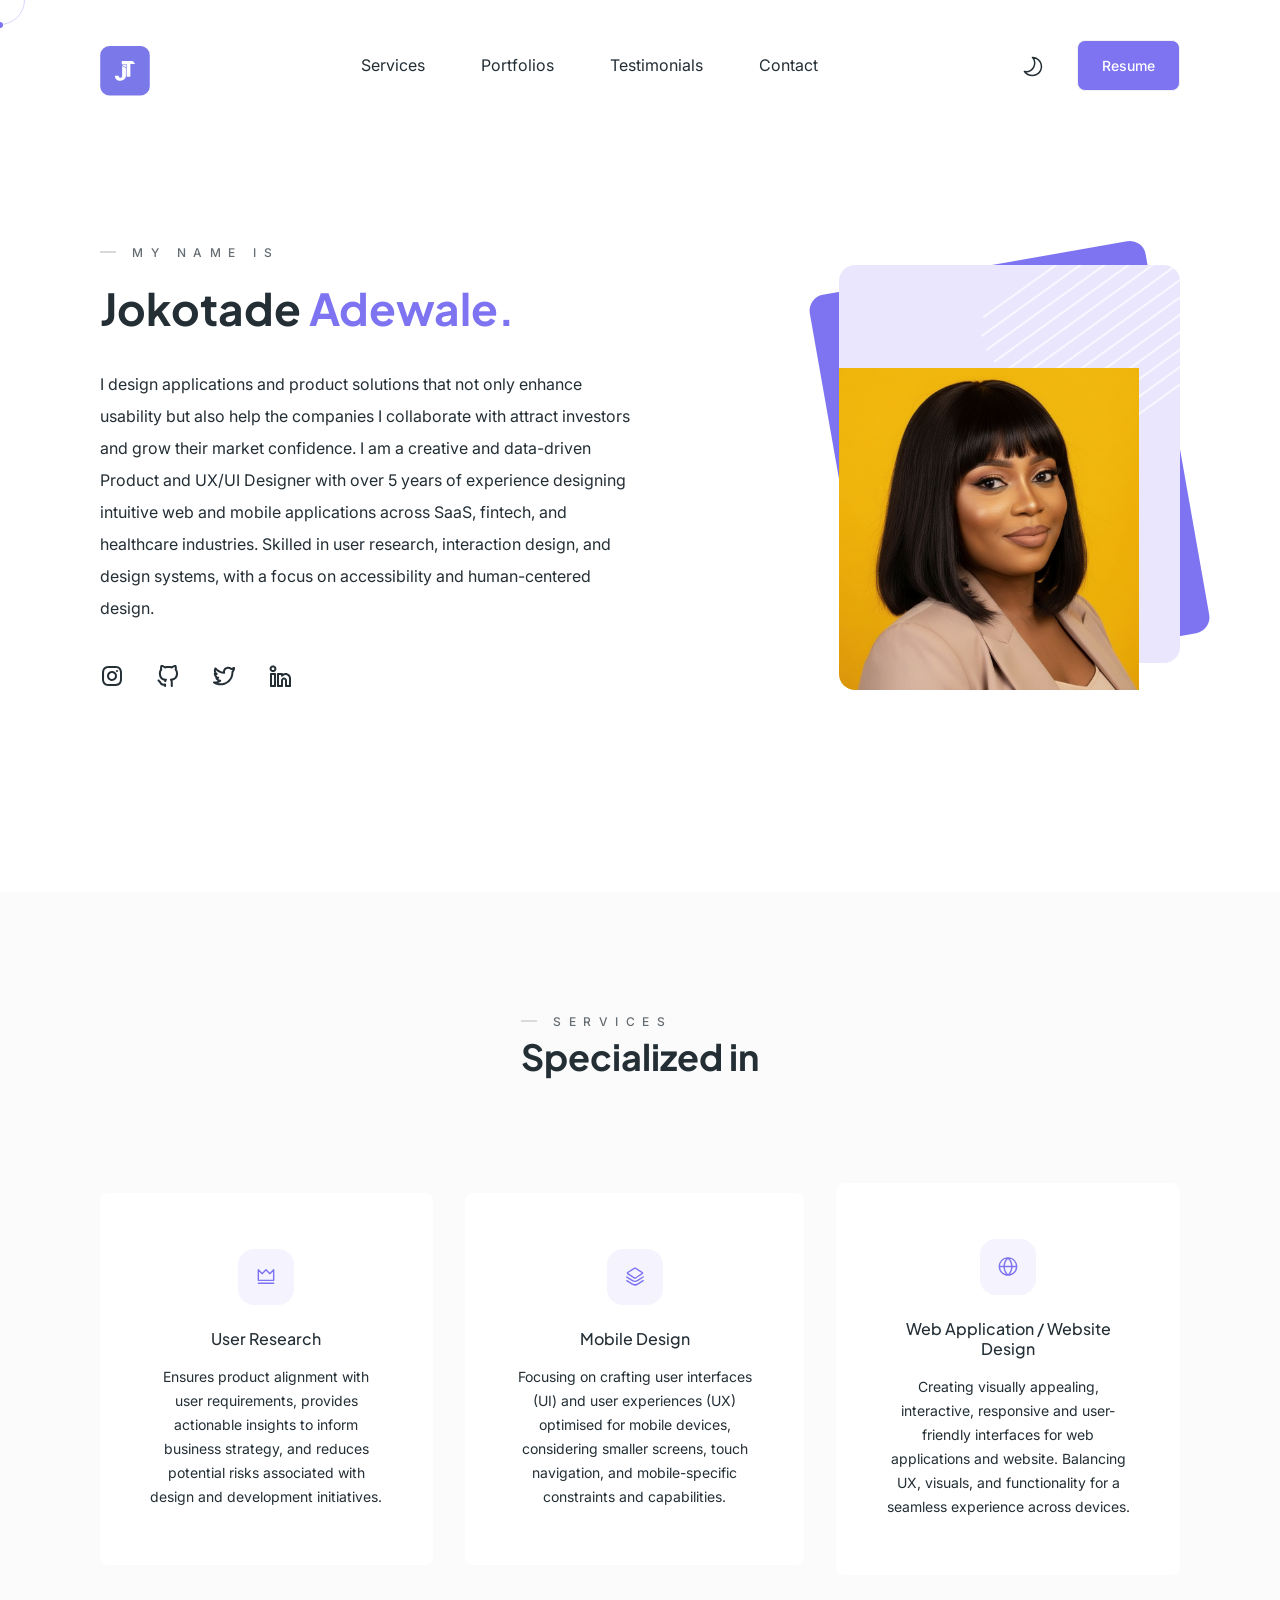
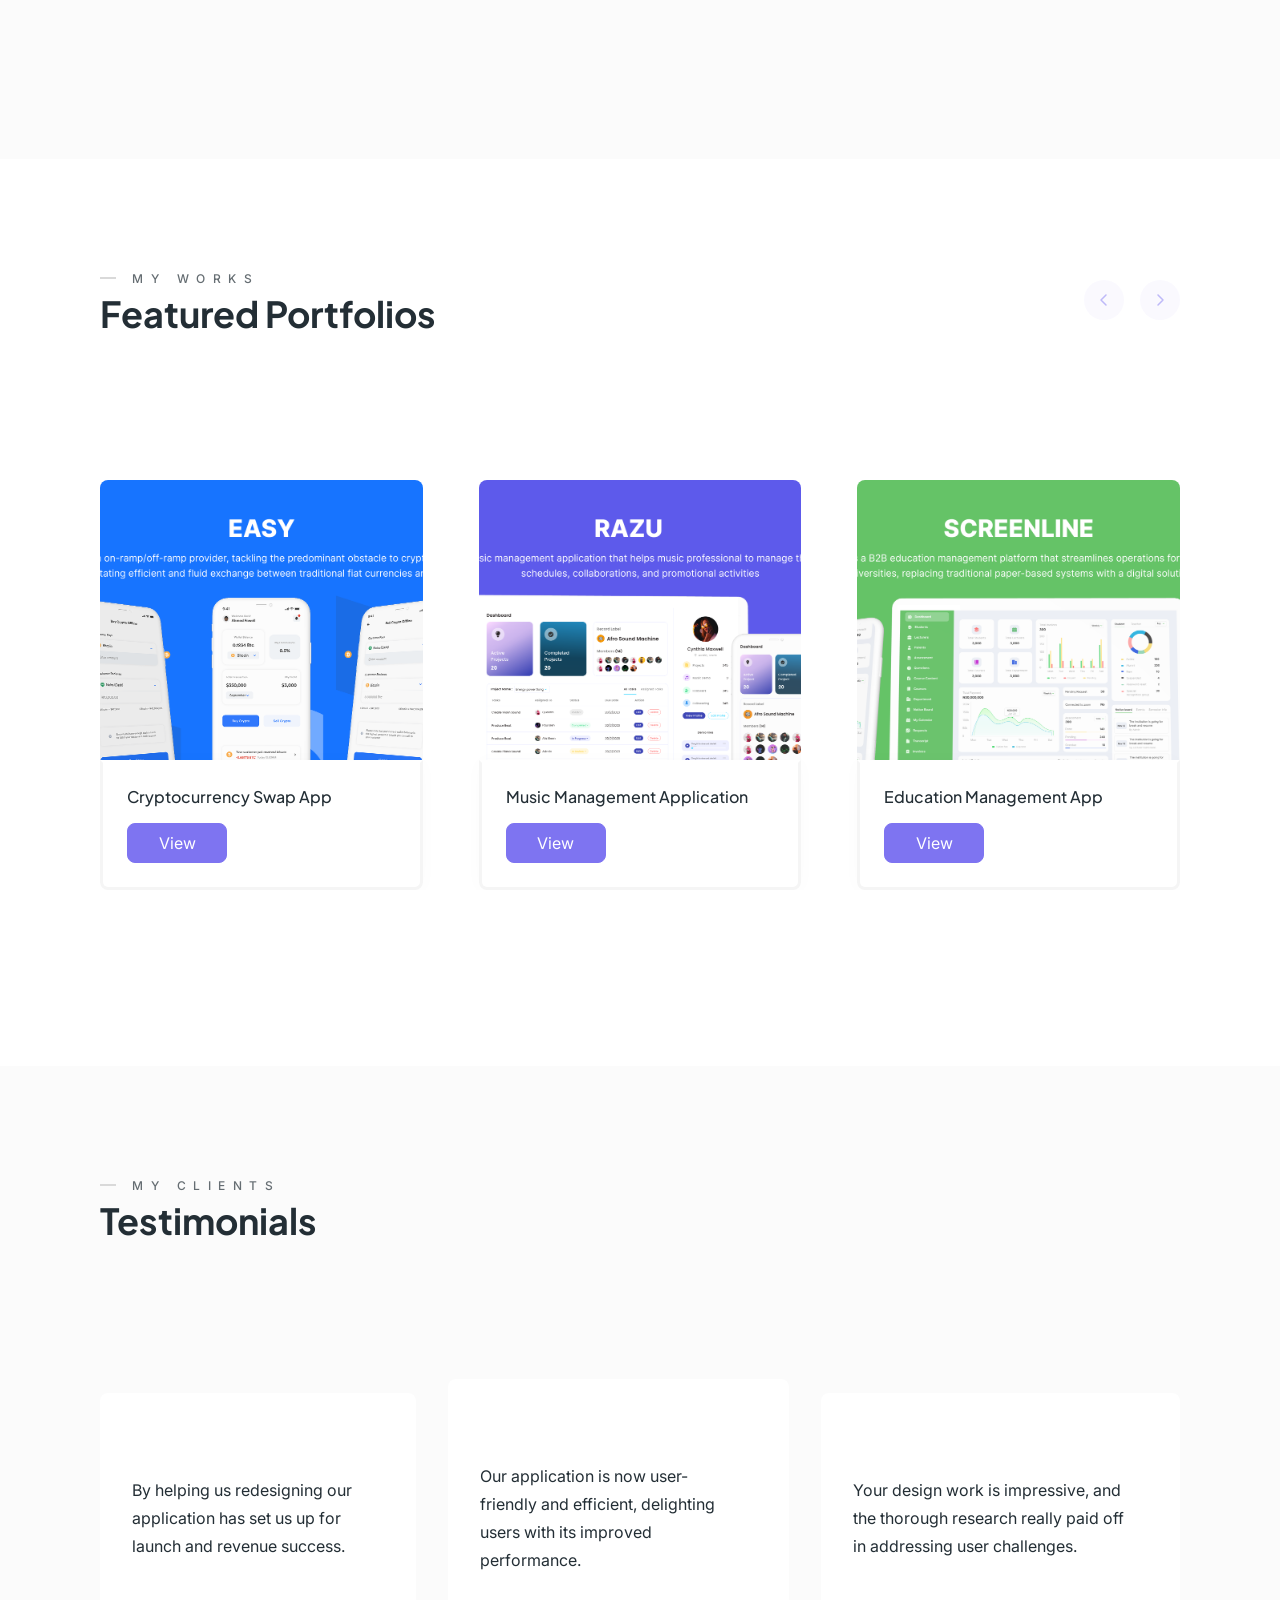
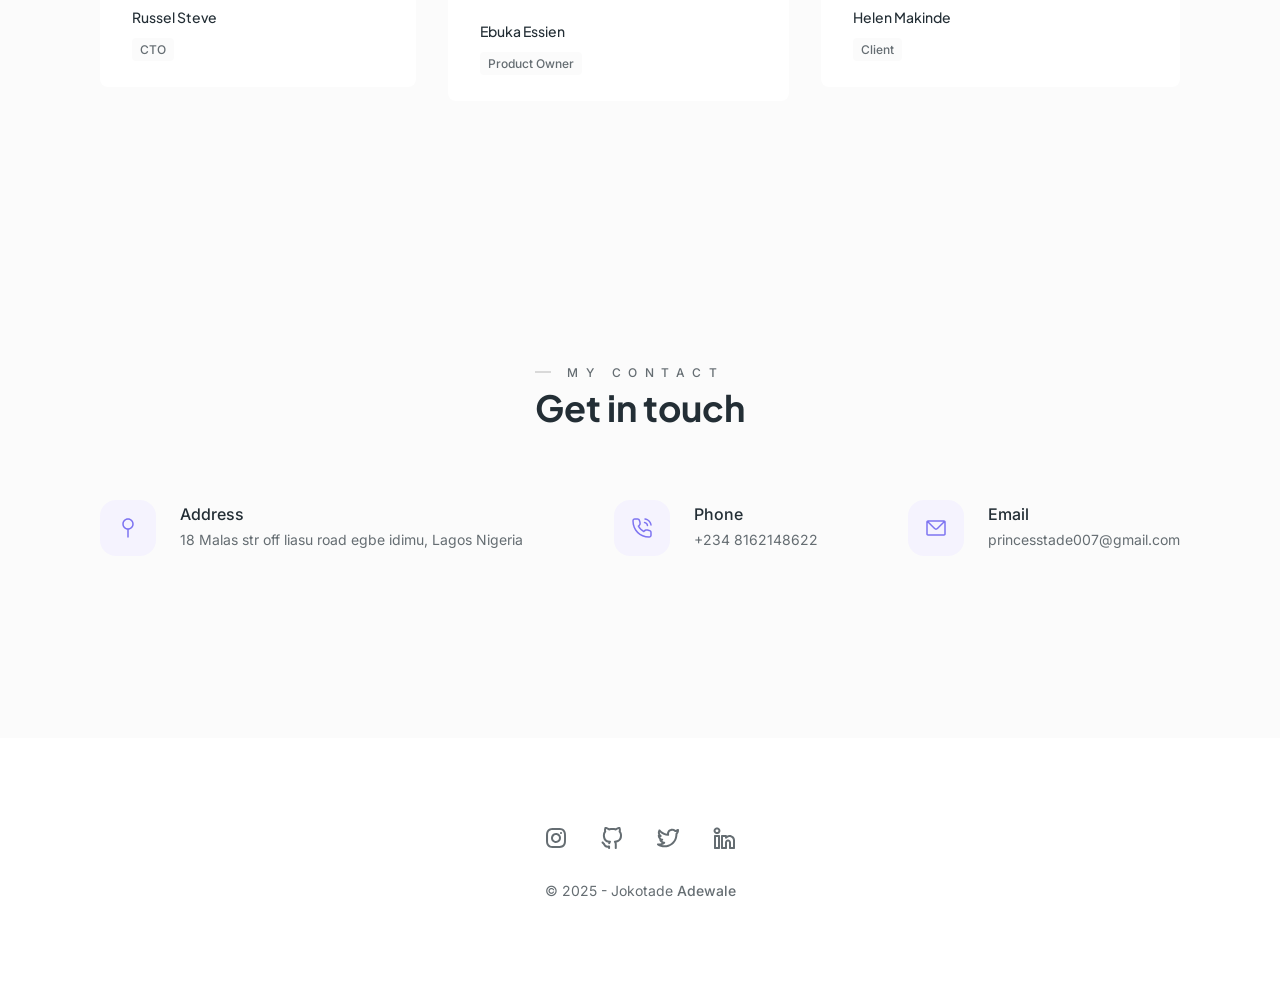
<file: index.html>
<!DOCTYPE html>
<html lang="en">
<head>
    <meta charset="UTF-8">
    <meta http-equiv="X-UA-Compatible" content="IE=edge">
    <meta name="viewport" content="width=device-width, initial-scale=1.0">
    <link rel="apple-touch-icon" sizes="180x180" href="assets/favicon/apple-touch-icon.png">
    <link rel="icon" type="image/png" sizes="32x32" href="assets/favicon/favicon-32x32.png">
    <link rel="icon" type="image/png" sizes="16x16" href="assets/favicon/favicon-16x16.png">
    <link rel="manifest" href="assets/favicon/site.webmanifest">
    <link rel="preconnect" href="https://fonts.googleapis.com">
    <link rel="preconnect" href="https://fonts.gstatic.com" crossorigin>
    <link href="https://fonts.googleapis.com/css2?family=Inter:wght@300;400;500&family=Plus+Jakarta+Sans:wght@300;400;500;600;700&display=swap" rel="stylesheet">
    <link href="assets/css/aos.css" rel="stylesheet">
    <link href="assets/css/swiper-bundle.min.css" rel="stylesheet">
    <link rel="stylesheet" href="assets/css/kursor.css">
    <link rel="stylesheet" href="./styles.css">
    <title>Portfolio Website | Jokotade</title>
</head>
<body>
<header class="header">
    <div class="container">
        <div class="logo" data-aos-delay="200" data-aos="fade-down">
            <img src="assets/img/Logo.svg" alt="Logo" style="width: 50px; height: auto;">
        </div>
        <nav class="nav">
            <ul class="nav-links">
                <li class="services active" data-aos-delay="200" data-aos="fade-down"><a href="#services">Services</a></li>
                <li class="portfolios" data-aos-delay="250" data-aos="fade-down"><a href="#portfolios">Portfolios</a></li>
                <li class="testimonials" data-aos-delay="300" data-aos="fade-down"><a href="#testimonials">Testimonials</a></li>
                <li class="contact data-aos-delay="350" data-aos="fade-down"><a href="#contact">Contact</a></li>
                <!-- <li class="testimonials mobile-link" data-aos-delay="350" data-aos="fade-down"><a href="#testimonials">Testimonials</a></li> -->
                <!-- <li class="education-skill mobile-link" data-aos-delay="350" data-aos="fade-down"><a href="#education-skill">Education</a></li>
                <li class="contact mobile-link" data-aos-delay="350" data-aos="fade-down"><a href="#contact">Contact</a></li> -->
                <li class="mobile-link" data-aos-delay="350" data-aos="fade-down"><a href="assets/resume.pdf" >Resume</a></li>
            </ul>
        </nav>
        <div class="right-content" data-aos-delay="500" data-aos="fade-down">
            <div class="theme-color-toggle">
                <svg class="moon" viewBox="0 0 24 24">
                    <use xlink:href="assets/img/sprite.svg#moon-icon"></use>
                </svg>
                <svg class="sun" viewBox="0 0 24 24">
                    <use xlink:href="assets/img/sprite.svg#sun-icon"></use>
                </svg>
            </div>
            <a href="assets/resume.pdf" target="_blank" class="btn btn-outline-light download-resume">Resume</a>
            <svg class="mobile-menu-toggle" viewBox="0 0 24 24">
                <use xlink:href="assets/img/sprite.svg#menu"></use>
            </svg>
        </div>
    </div>
</header>
<main>
    <section class="hero-section">
        <div class="container">
            <div class="content" data-aos="fade-up">
                <p class="above-title mb-16">My name is</p>
                <h1 class="full-name">Jokotade <span class="primary">Adewale.</span></h1>
                <p class="about">I design applications and product solutions that not only enhance usability but also help the companies I collaborate with attract investors and grow their market confidence. I am a creative and data-driven Product and UX/UI Designer with over 5 years of experience designing intuitive web and mobile applications across SaaS, fintech, and healthcare industries. Skilled in user research, interaction design, and design systems, with a focus on accessibility and human-centered design.
                </p>
                <a href="assets/resume.pdf" target="_blank" class="btn btn-outline-light download-resume-mobile">Download Resume</a>
                <ul class="social-icons">
                    <li>
                        <a href="https://www.instagram.com/mi_kkie?igsh=MTB5aG10ejZuanpnYg%3D%3D&utm_source=qr" target="_blank">
                            <svg viewBox="0 0 24 24">
                                <use xlink:href="assets/img/sprite.svg#instagram-icon"></use>
                            </svg>
                        </a>
                    </li>
                    <li>
                        <a href="https://github.com/Jokotade" target="_blank">
                            <svg viewBox="0 0 24 24">
                                <use xlink:href="assets/img/sprite.svg#github-icon"></use>
                            </svg>
                        </a>
                    </li>
                    <li>
                        <a href="https://twitter.com/princess_tade?t=unaszCb8Z6bwipODoIpoxg&s=09" target="_blank">
                            <svg viewBox="0 0 24 24">
                                <use xlink:href="assets/img/sprite.svg#twitter-icon"></use>
                            </svg>
                        </a>
                    </li>
                    <li>
                        <a href="https://www.linkedin.com/in/princesstade/" target="_blank">
                            <svg viewBox="0 0 24 24">
                                <use xlink:href="assets/img/sprite.svg#linkedin-icon"></use>
                            </svg>
                        </a>
                    </li>
                </ul>
            </div>
            <div class="image" data-aos="fade-up">
                <div class="cover">
                    <svg class="lines-vector" viewBox="0 0 199 210">
                        <use xlink:href="assets/img/sprite.svg#lines-vector"></use>
                    </svg>
                </div>
                <img class="avatar" src="images/Image 25.png" alt="Jokotade Adewale">
            </div>
        </div>
    </section>
    <section class="service-section" id="services">
        <div class="container">
            <div class="section-name center" data-aos="fade-up">
                <div class="content">
                    <p class="above-title">Services</p>
                    <h4 class="title">Specialized in</h4>
                </div>
            </div>
            <div class="service-item-wrapper">
                <div class="service-item" data-aos="fade-up" data-aos-delay="200">
                    <div class="icon">
                        <svg viewBox="0 0 25 24">
                            <use xlink:href="assets/img/sprite.svg#ux-service"></use>
                        </svg>
                    </div>
                    <h4 class="title">User Research</h4>
                    <p class="body">Ensures product alignment with user requirements, provides actionable insights to inform business strategy, and reduces potential risks associated with design and development initiatives.</p>
                </div>
                <div class="service-item" data-aos="fade-up" data-aos-delay="250">
                    <div class="icon">
                        <svg viewBox="0 0 25 24">
                            <use xlink:href="assets/img/sprite.svg#app-development"></use>
                        </svg>
                    </div>
                    <h4 class="title">Mobile Design</h4>
                    <p class="body">Focusing on crafting user interfaces (UI)  and user experiences (UX) optimised for mobile devices, considering smaller screens, touch navigation, and mobile-specific constraints and capabilities.</p>
                </div>
                <div class="service-item" data-aos="fade-up" data-aos-delay="300">
                    <div class="icon">
                        <svg viewBox="0 0 25 24">
                            <use xlink:href="assets/img/sprite.svg#web-development"></use>
                        </svg>
                    </div>
                    <h4 class="title">Web Application / Website Design</h4>
                    <p class="body">Creating visually appealing, interactive, responsive and user-friendly interfaces for web applications and website. Balancing UX, visuals, and functionality for a seamless experience across devices.</p>
                </div>
            </div>
        </div>

    </section>
    <section class="portfolio-section" id="portfolios">
        <div class="container">
            <div class="section-name" data-aos="fade-up" data-aos-delay="200">
                <div class="content">
                    <p class="above-title">My works</p>
                    <h4 class="title">Featured Portfolios</h4>
                </div>
                <div class="slider-navigation">
                    <div class="prev">
                        <svg viewBox="0 0 24 24">
                            <use xlink:href="assets/img/sprite.svg#arrow-left"></use>
                        </svg>
                    </div>
                    <div class="next">
                        <svg viewBox="0 0 24 24">
                            <use xlink:href="assets/img/sprite.svg#arrow-right"></use>
                        </svg>
                    </div>
                </div>
            </div>
            <div class="portfolio-item-wrapper">
                <div class="swiper">
                    <div class="swiper-wrapper">
                         <div class="swiper-slide" data-aos="fade-up" data-aos-delay="300">
                            <article class="portfolio-item">
                                <figure>
                                    <img src="assets/img/portfolio-item-2.jpg">
                                </figure>
                                <div class="detail">
                                    <h4 class="title">Cryptocurrency Swap App</h4>
                                    <div class="bottom">
                                        <a class="link" href="easy.html">
                                            View
                                        </a>
                                    </div>
                                </div>
                            </article>
                        </div>
                        <div class="swiper-slide" data-aos="fade-up" data-aos-delay="200">
                            <article class="portfolio-item">
                                <figure>
                                    <img src="assets/img/portfolio-item-1.jpg">
                                </figure>
                                <div class="detail">
                                    <h4 class="title">Music Management Application</h4>
                                    <div class="bottom">
                                        <a class="link" href="https://www.figma.com/proto/hUPwyeK0H4EAvYiDkTyEuU/Personal-portfolio?page-id=0%3A1&node-id=39-6&p=f&viewport=66%2C-1484%2C0.31&t=0yLhWmBFVrvVGQfY-1&scaling=min-zoom&content-scaling=fixed">
                                            View
                                        </a>
                                    </div>
                                </div>
                            </article>
                        </div>
                       
                        <div class="swiper-slide" data-aos="fade-up" data-aos-delay="400">
                            <article class="portfolio-item">
                                <figure>
                                    <img src="assets/img/portfolio-item-3.jpg">
                                </figure>
                                <div class="detail">
                                    <h4 class="title">Education Management App</h4>
                                    <div class="bottom">
                                        <a class="link" href="https://www.figma.com/proto/SXw7Yz9mYrSnDgilOME5vF/Screenline?page-id=0%3A1&node-id=19-2&viewport=190%2C341%2C0.58&t=RmUeLXUnRHppPBlK-1&scaling=min-zoom&content-scaling=fixed">
                                            View
                                        </a>
                                    </div>
                                </div>
                            </article>
                        </div>
                        
                </div>
            </div>
        </div>
    </section>
    <!-- <section class="experience-section" id="experience">
        <div class="container">
            <div class="side">
                <div class="section-name" data-aos="fade-up">
                    <p class="above-title">Career path</p>
                    <h4 class="title">Work Experience</h4>
                </div>
                <div class="companies-list">
                    <div class="selector">
                        <svg viewBox="0 0 24 24">
                            <use xlink:href="assets/img/sprite.svg#arrow-right"></use>
                        </svg>
                    </div>
                    <ul>
                        <li data-tab="apple" class="active" data-aos="fade-up">Apple</li>
                        <li data-tab="microsoft" data-aos-delay="50" data-aos="fade-up">Microsoft</li>
                        <li data-tab="facebook" data-aos-delay="100" data-aos="fade-up">Facebook</li>
                        <li data-tab="slack" data-aos-delay="150" data-aos="fade-up">Slack</li>
                    </ul>
                </div>
            </div>
            <div class="content active" id="apple">
                <div class="headline" data-aos-delay="50" data-aos="fade-up">
                    <h4 class="job-title">Front-end developer <span class="company-name">Apple .Inc</span></h4>
                    <p class="location">California, United States</p>
                    <p class="period">Nov 2020 - Present · Full-time</p>
                    <ul class="stack-list">
                        <li class="tag">Swift</li>
                        <li class="tag">Go</li>
                    </ul>
                </div>
                <div class="line"></div>
                <ul class="responsibilities">
                    <li data-aos-delay="50" data-aos="fade-up">Improving overall website performance for mobile users.</li>
                    <li data-aos-delay="100" data-aos="fade-up">Collaborate with back-end developers and web designers to improve usability</li>
                    <li data-aos-delay="150" data-aos="fade-up">Add voice search feature for mobile app.</li>
                    <li data-aos-delay="200" data-aos="fade-up">Developing an admin panel to manage contents, users, products and ...</li>
                </ul>
            </div>
            <div class="content" id="microsoft">
                <div class="headline" data-aos-delay="50" data-aos="fade-up">
                    <h4 class="job-title">Front-end developer <span class="company-name"> Microsoft</span></h4>
                    <p class="location">Washington, United States</p>
                    <p class="period">Nov 2018 - Feb 2020 · Full-time</p>
                    <ul class="stack-list">
                        <li class="tag">ASP.NET</li>
                        <li class="tag">Python</li>
                    </ul>
                </div>
                <div class="line"></div>
                <ul class="responsibilities">
                    <li>Vivamus quis dolor rutrum, mattis elit eu, cursus erat. Nunc vulputate ex </li>
                    <li>Praesent venenatis a quam at mollis. Aliquam erat volutpat.</li>
                    <li>Maecenas egestas elit eget enim mattis aliquet eget vitae felis..</li>
                    <li>Nam sodales ultrices nisl sed dictum. Vestibulum ante ipsum primis in faucibus  ...</li>
                </ul>
            </div>
            <div class="content" id="facebook">
                <div class="headline" data-aos-delay="50" data-aos="fade-up">
                    <h4 class="job-title">Front-end developer <span class="company-name"> Facebook</span></h4>
                    <p class="location">California, United States</p>
                    <p class="period">Feb 2018 - Feb 2020 · Full-time</p>
                    <ul class="stack-list">
                        <li class="tag">PHP</li>
                        <li class="tag">React</li>
                    </ul>
                </div>
                <div class="line"></div>
                <ul class="responsibilities">
                    <li>Vivamus quis dolor rutrum, mattis elit eu, cursus erat. Nunc vulputate ex </li>
                    <li>Praesent venenatis a quam at mollis. Aliquam erat volutpat.</li>
                    <li>Maecenas egestas elit eget enim mattis aliquet eget vitae felis..</li>
                    <li>Nam sodales ultrices nisl sed dictum. Vestibulum ante ipsum primis in faucibus  ...</li>
                </ul>
            </div>
            <div class="content" id="slack">
                <div class="headline" data-aos-delay="50" data-aos="fade-up">
                    <h4 class="job-title">Front-end developer <span class="company-name">Slack</span></h4>
                    <p class="location">Irvine, United States</p>
                    <p class="period">Nov 2014 - Nov 2017 · Full-time</p>
                    <ul class="stack-list">
                        <li class="tag">Angular</li>
                        <li class="tag">Node.js</li>
                    </ul>
                </div>
                <div class="line"></div>
                <ul class="responsibilities">
                    <li>Vivamus quis dolor rutrum, mattis elit eu, cursus erat. Nunc vulputate ex </li>
                    <li>Praesent venenatis a quam at mollis. Aliquam erat volutpat.</li>
                    <li>Maecenas egestas elit eget enim mattis aliquet eget vitae felis..</li>
                    <li>Nam sodales ultrices nisl sed dictum. Vestibulum ante ipsum primis in faucibus  ...</li>
                </ul>
            </div>
        </div>
    </section> -->
    <!-- <section class="blog-section" id="blog">
        <div class="container">
            <div class="section-name center" data-aos="fade-up">
                <div class="content">
                    <p class="above-title">My articles</p>
                    <h4 class="title">Personal Blog</h4>
                </div>
            </div>
            <div class="post-item-wrapper">
                <article class="post-item" data-aos="fade-up" data-aos-delay="50" >
                    <figure>
                        <img src="assets/img/blog-item-1.jpg" alt="Deploy Next.js Project on Heroku">
                    </figure>
                    <div class="content">
                        <h3 class="title">How to prototype in figma</h3>
                        <div class="detail">
                            <time class="tag">July 15, 2021</time>
                        </div>
                        <p class="body">Lorem ipsum dolor sit amet, consectetur adipiscing elit. Fusce id magna nec ante scelerisque laoreet. Fusce finibus ...</p>
                        <div class="bottom">
                            <a href="#">Continue Reading</a>
                        </div>
                    </div>
                </article>
                <article class="post-item" data-aos="fade-up" data-aos-delay="100" >
                    <figure>
                        <img src="assets/img/blog-item-2.jpg" alt="Deploy Next.js Project on Heroku">
                    </figure>
                    <div class="content">
                        <h3 class="title">Being more productive with Notion.</h3>
                        <div class="detail">
                            <time class="tag">Aug 8, 2020</time>
                        </div>
                        <p class="body">Lorem ipsum dolor sit amet, consectetur adipiscing elit. Fusce id magna nec ante scelerisque laoreet. Fusce finibus ...</p>
                        <div class="bottom">
                            <a href="#">Continue Reading</a>
                        </div>
                    </div>
                </article>
                <article class="post-item" data-aos="fade-up" data-aos-delay="150" >
                    <figure>
                        <img src="assets/img/blog-item-3.jpg" alt="Deploy Next.js Project on Heroku">
                    </figure>
                    <div class="content">
                        <h3 class="title">Beginners guide to adobe illustrator</h3>
                        <div class="detail">
                            <time class="tag">Feb 19, 2021</time>
                        </div>
                        <p class="body">Lorem ipsum dolor sit amet, consectetur adipiscing elit. Fusce id magna nec ante scelerisque laoreet. Fusce finibus ...</p>
                        <div class="bottom">
                            <a href="#">Continue Reading</a>
                        </div>
                    </div>
                </article>
            </div>
        </div>
    </section> -->
    <section class="testimonial-section" id="testimonials">
        <div class="container">
            <div class="section-name" data-aos="fade-up">
                <p class="above-title">My clients</p>
                <h4 class="title">Testimonials</h4>
            </div>
            <div class="testimonial-item-wrapper">
                <div class="testimonial-item" data-aos="fade-up" data-aos-delay="50">
                    <!-- <img class="avatar" src="assets/img/testimonial-avatar-1.jpg" alt="Amelia Miller"> -->
                    <p class="text">By helping us redesigning our application has set us up for launch and revenue success.</p>
                    <p class="name">Russel Steve</p>
                    <p class="tag job-title">CTO</p>
                </div>
                <div class="testimonial-item" data-aos="fade-up" data-aos-delay="100">
                    <!-- <img class="avatar" src="assets/img/testimonial-avatar-2.jpg" alt="Amelia Miller"> -->
                    <p class="text">Our application is now user-friendly and efficient, delighting users with its improved performance.</p>
                    <p class="name">Ebuka Essien</p>
                    <p class="tag job-title">Product Owner </p>
                </div>
                <div class="testimonial-item" data-aos="fade-up" data-aos-delay="150">
                    <!-- <img class="avatar" src="assets/img/testimonial-avatar-3.jpg" alt="Amelia Miller"> -->
                    <p class="text">Your design work is impressive, and the thorough research really paid off in addressing user challenges.</p>
                    <p class="name">Helen Makinde</p>
                    <p class="tag job-title">Client</p>
                </div>
            </div>
        </div>
    </section>
    <!-- <section class="education-skill-section" id="education-skill">
        <div class="container">
            <div class="section-name" data-aos="fade-up">
                <p class="above-title">Learning Path</p>
                <h4 class="title">Education & Skills</h4>
            </div>
            <div class="education-skill-wrapper">
                <div class="education">
                    <div class="education-item" data-aos="fade-up" data-aos-delay="100">
                        <h4 class="school">Kingston University</h4>
                        <p class="degree-field">Master's degree - Software Engineering</p>
                        <p class="date">2019 - 2021</p>
                    </div>
                    <div class="education-item" data-aos="fade-up" data-aos-delay="150">
                        <h4 class="school">Kingston University</h4>
                        <p class="degree-field">Bachelor's degree - Computer Engineering</p>
                        <p class="date">2015 - 2019</p>
                    </div>
                    <div class="education-item" data-aos="fade-up" data-aos-delay="200">
                        <h4 class="school">Westminster School</h4>
                        <p class="degree-field">Diploma's degree - Mathematics</p>
                        <p class="date">2013 - 2015</p>
                    </div>
                </div>
                <div class="skill">
                    <p class="description" data-aos="fade-up" data-aos-delay="50">For 5+ years, I have been continuously learning in the field of front-end and experimenting with new technologies and frameworks, and here you can see a summary of my skills.</p>
                    <div class="progress-bar-wrapper" data-aos="fade-up" data-aos-delay="50">
                        <div class="progress-bar">
                            <p class="label">React</p>
                            <div class="main-bar"><div class="fill" data-width="70"></div></div>
                        </div>
                        <div class="progress-bar">
                            <p class="label">Angular</p>
                            <div class="main-bar"><div class="fill" data-width="60"></div></div>
                        </div>
                        <div class="progress-bar">
                            <p class="label">JavaScript</p>
                            <div class="main-bar"><div class="fill" data-width="55"></div></div>
                        </div>
                    </div>
                </div>
            </div>
        </div>
    </section> -->
    <section class="contact-section" id="contact">
        <div class="container">
            <div class="content-wrapper">
                <div class="section-name" data-aos="fade-up" data-aos-delay="200">
                    <div class="content">
                        <p class="above-title">My Contact</p>
                        <h4 class="title">Get in touch</h4>
                    </div>
                </div>
            </div>
            <div class="contact-wrapper">
                <div class="contact-info">
                    <div class="contact-info-item" data-aos="fade-up" data-aos-delay="50">
                        <div class="icon">
                            <svg viewBox="0 0 24 24">
                                <use xlink:href="assets/img/sprite.svg#address-icon"></use>
                            </svg>
                        </div>
                        <div class="content">
                            <h4 class="title">Address</h4>
                            <p class="body">18 Malas str off liasu road egbe idimu, Lagos Nigeria</p>
                        </div>
                    </div>
                    <div class="contact-info-item" data-aos="fade-up" data-aos-delay="150">
                        <div class="icon">
                            <svg viewBox="0 0 24 24">
                                <use xlink:href="assets/img/sprite.svg#phone-icon"></use>
                            </svg>
                        </div>
                        <div class="content">
                            <h4 class="title">Phone</h4>
                            <p class="body">+234 8162148622</p>
                        </div>
                    </div>
                    <div class="contact-info-item" data-aos="fade-up" data-aos-delay="200">
                        <div class="icon">
                            <svg viewBox="0 0 24 24">
                                <use xlink:href="assets/img/sprite.svg#email-icon"></use>
                            </svg>
                        </div>
                        <div class="content">
                            <h4 class="title">Email</h4>
                            <p class="body">princesstade007@gmail.com</p>
                        </div>
                    </div>
                </div>
            </div>
        </div>
    </section>
</main>
<footer class="footer">
    <ul class="social-icons" data-aos="fade-up" data-aos-delay="50">
        <li>
            <a href="https://www.instagram.com/mi_kkie?igsh=MTB5aG10ejZuanpnYg%3D%3D&utm_source=qr" target="_blank">
                <svg viewBox="0 0 24 24">
                    <use xlink:href="assets/img/sprite.svg#instagram-icon"></use>
                </svg>
            </a>
        </li>
        <li>
            <a href="https://github.com/Jokotade" target="_blank">
                <svg viewBox="0 0 24 24">
                    <use xlink:href="assets/img/sprite.svg#github-icon"></use>
                </svg>
            </a>
        </li>
        <li>
            <a href="https://twitter.com/princess_tade?t=unaszCb8Z6bwipODoIpoxg&s=09" target="_blank">
                <svg viewBox="0 0 24 24">
                    <use xlink:href="assets/img/sprite.svg#twitter-icon"></use>
                </svg>
            </a>
        </li>
        <li>
            <a href="https://www.linkedin.com/in/princesstade/" target="_blank">
                <svg viewBox="0 0 24 24">
                    <use xlink:href="assets/img/sprite.svg#linkedin-icon"></use>
                </svg>
            </a>
        </li>
    </ul>
    <p class="copyright" data-aos="fade-up" data-aos-delay="100">© <span class="year">2025</span>  -  Jokotade<span class="bold"> Adewale</span></p>
</footer>
</body>
<script src="assets/js/aos.js"></script>
<script src="assets/js/swiper-bundle.min.js"></script>
<script src="assets/js/kursor.js"></script>
<script src="assets/js/svg4everybody.min.js"></script>
<script src="assets/js/css-vars-ponyfill.min.js"></script>
<script src="assets/js/unfetch.js"></script>
<script src="./script.js"></script>
</html>
</file>
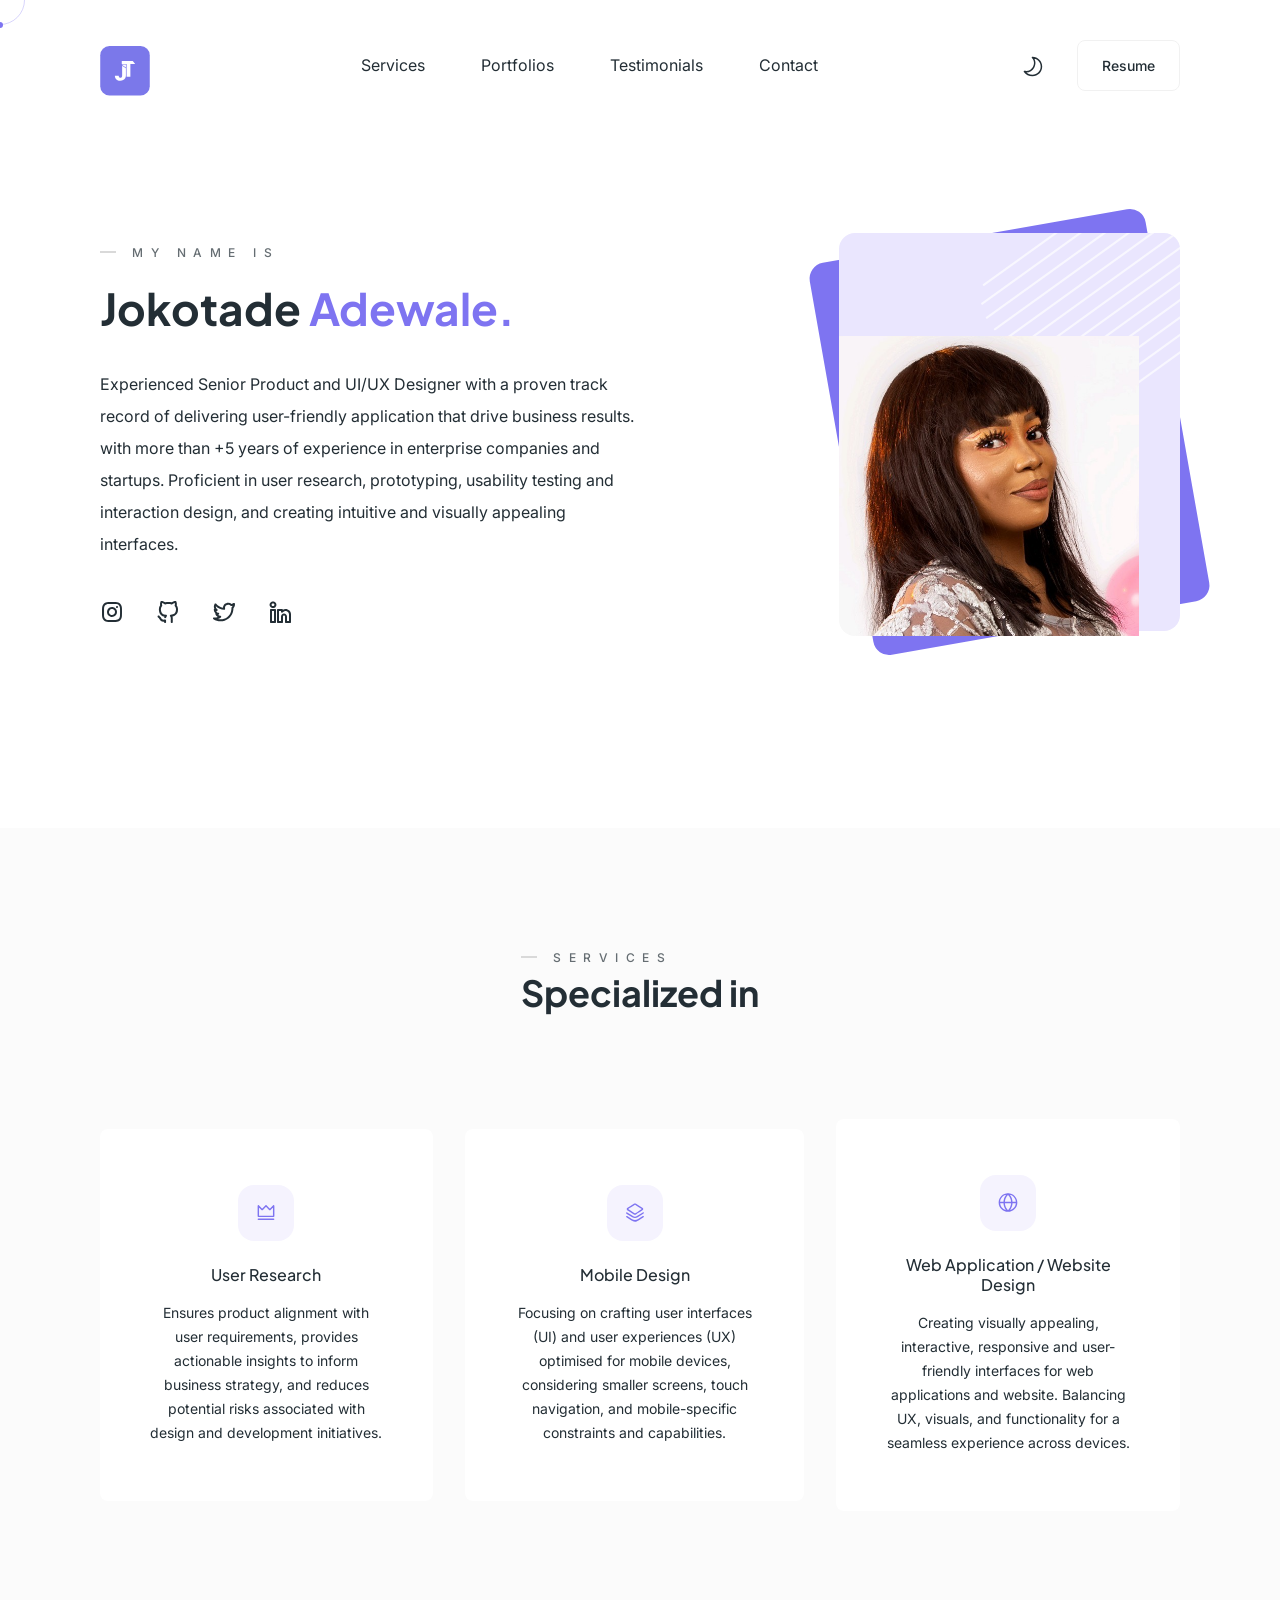
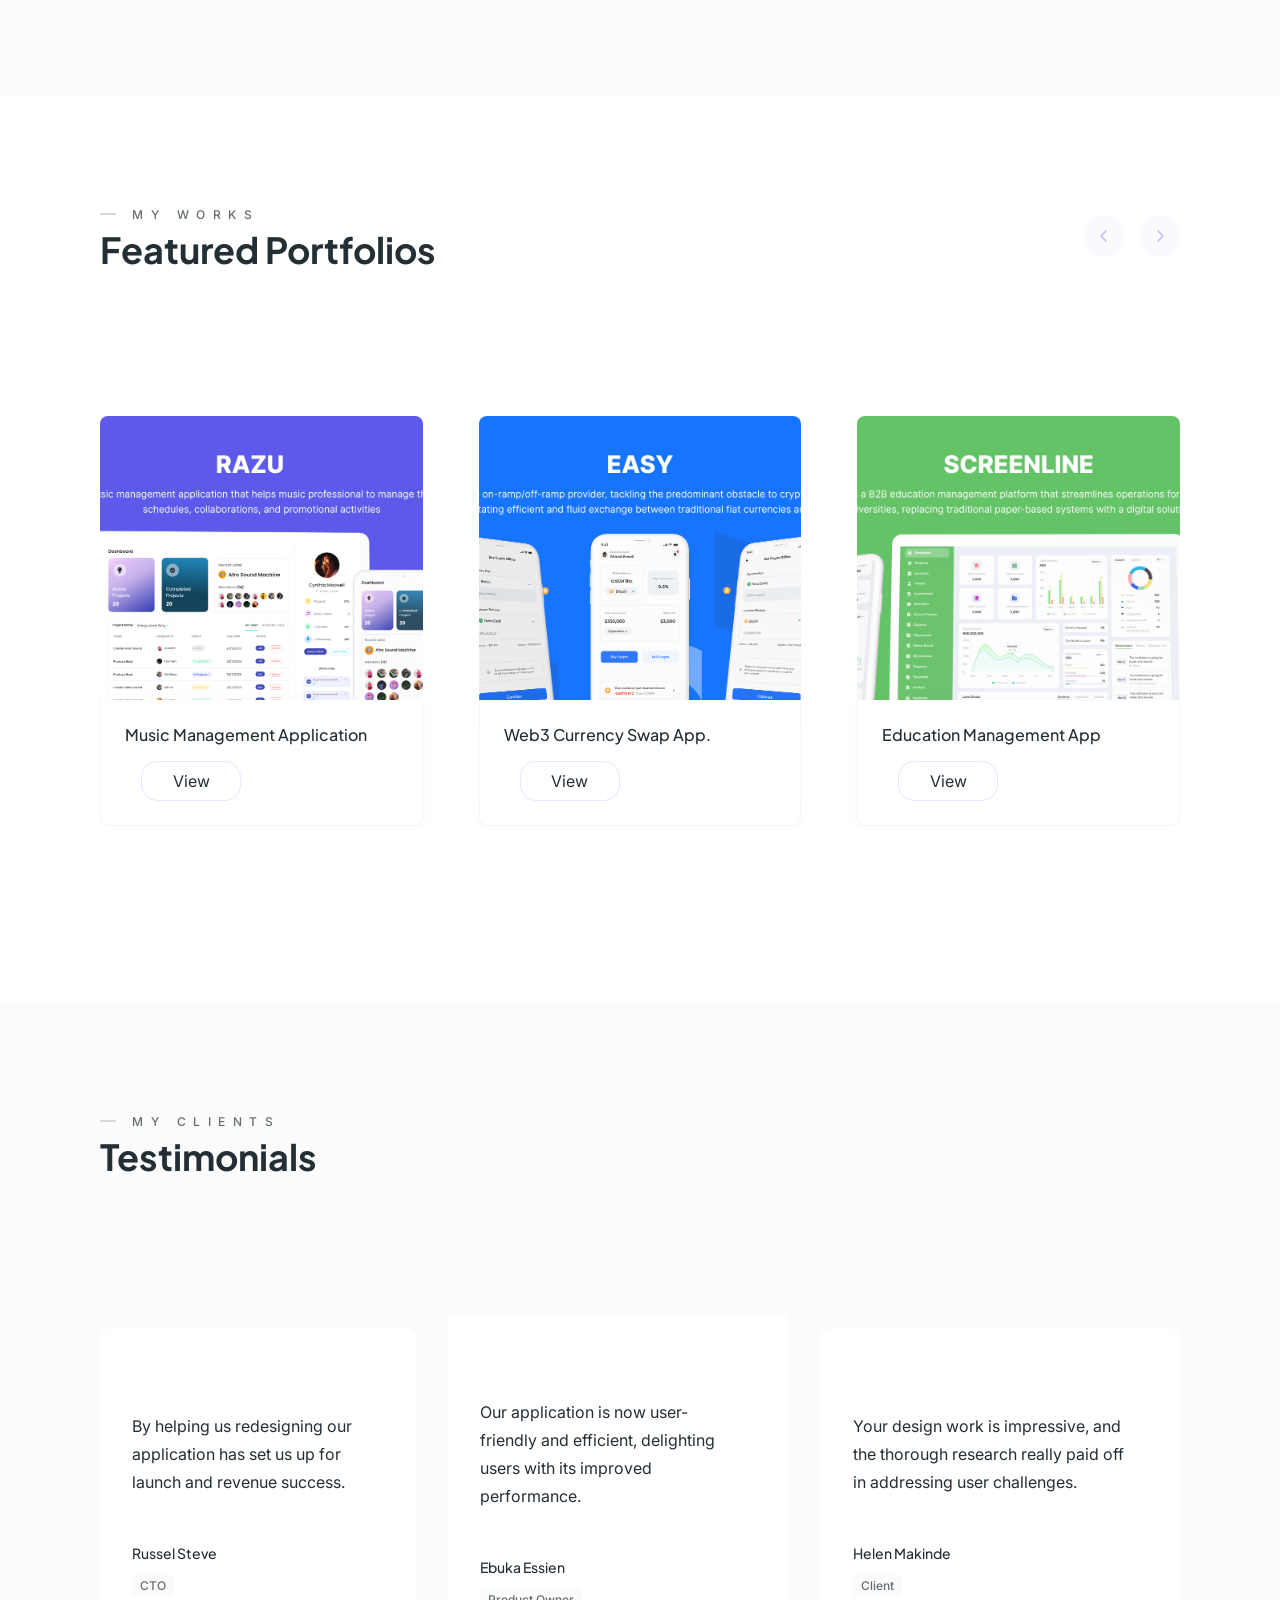
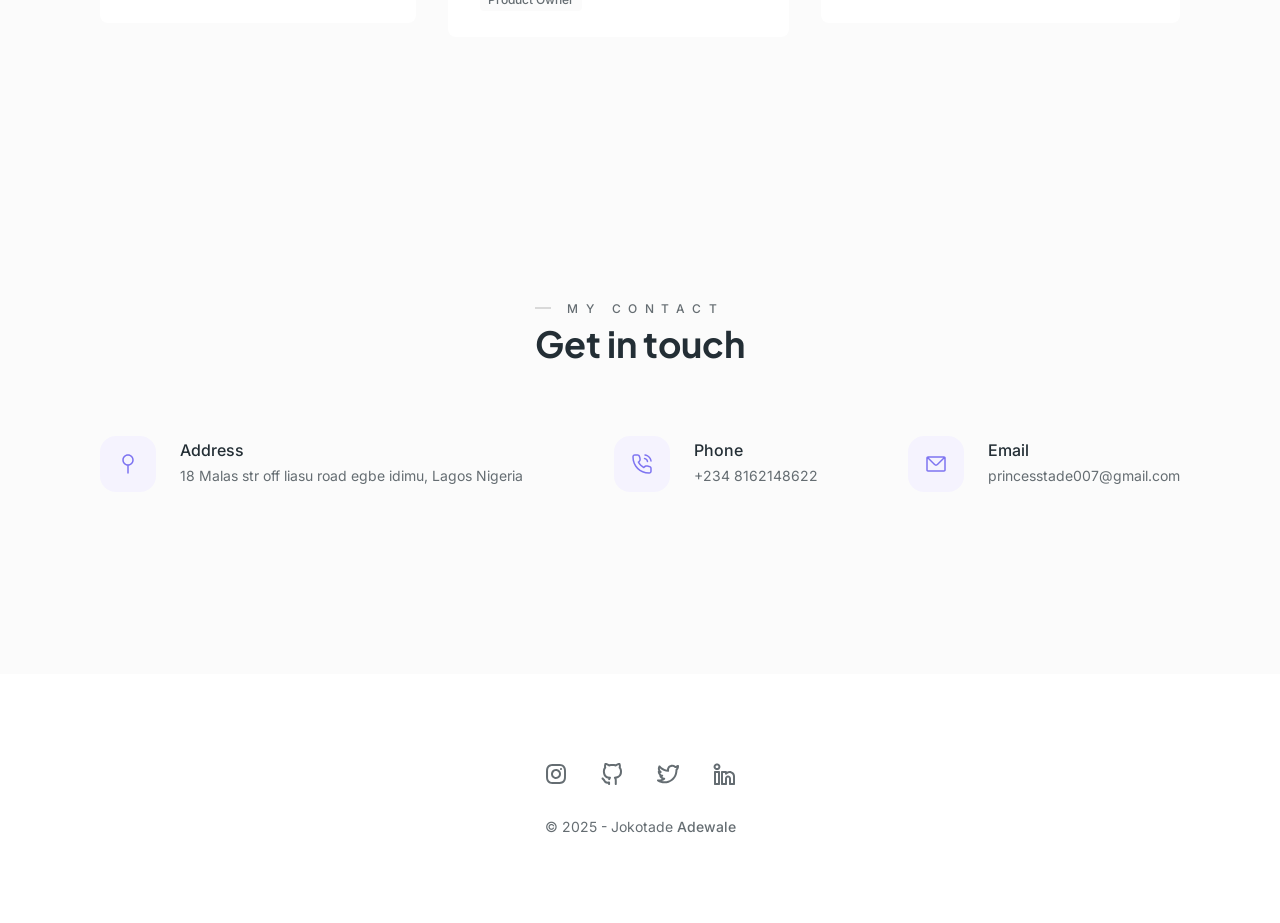
<file: My portfolio/index.html>
<!DOCTYPE html>
<html lang="en">
<head>
    <meta charset="UTF-8">
    <meta http-equiv="X-UA-Compatible" content="IE=edge">
    <meta name="viewport" content="width=device-width, initial-scale=1.0">
    <link rel="apple-touch-icon" sizes="180x180" href="assets/favicon/apple-touch-icon.png">
    <link rel="icon" type="image/png" sizes="32x32" href="assets/favicon/favicon-32x32.png">
    <link rel="icon" type="image/png" sizes="16x16" href="assets/favicon/favicon-16x16.png">
    <link rel="manifest" href="assets/favicon/site.webmanifest">
    <link rel="preconnect" href="https://fonts.googleapis.com">
    <link rel="preconnect" href="https://fonts.gstatic.com" crossorigin>
    <link href="https://fonts.googleapis.com/css2?family=Inter:wght@300;400;500&family=Plus+Jakarta+Sans:wght@300;400;500;600;700&display=swap" rel="stylesheet">
    <link href="assets/css/aos.css" rel="stylesheet">
    <link href="assets/css/swiper-bundle.min.css" rel="stylesheet">
    <link rel="stylesheet" href="assets/css/kursor.css">
    <link rel="stylesheet" href="./styles.css">
    <title>Portfolio Website | Jokotade</title>
</head>
<body>
<header class="header">
    <div class="container">
        <div class="logo" data-aos-delay="200" data-aos="fade-down">
            <img src="assets/img/Logo.svg" alt="Logo" style="width: 50px; height: auto;">
        </div>
        <nav class="nav">
            <ul class="nav-links">
                <li class="services active" data-aos-delay="200" data-aos="fade-down"><a href="#services">Services</a></li>
                <li class="portfolios" data-aos-delay="250" data-aos="fade-down"><a href="#portfolios">Portfolios</a></li>
                <li class="testimonials" data-aos-delay="300" data-aos="fade-down"><a href="#testimonials">Testimonials</a></li>
                <li class="contact data-aos-delay="350" data-aos="fade-down"><a href="#contact">Contact</a></li>
                <li class="testimonials mobile-link" data-aos-delay="350" data-aos="fade-down"><a href="#testimonials">Testimonials</a></li>
                <li class="education-skill mobile-link" data-aos-delay="350" data-aos="fade-down"><a href="#education-skill">Education</a></li>
                <li class="contact mobile-link" data-aos-delay="350" data-aos="fade-down"><a href="#contact">Contact</a></li>
                <li class="mobile-link" data-aos-delay="350" data-aos="fade-down"><a href="assets/resume.pdf" >Resume</a></li>
            </ul>
        </nav>
        <div class="right-content" data-aos-delay="500" data-aos="fade-down">
            <div class="theme-color-toggle">
                <svg class="moon" viewBox="0 0 24 24">
                    <use xlink:href="assets/img/sprite.svg#moon-icon"></use>
                </svg>
                <svg class="sun" viewBox="0 0 24 24">
                    <use xlink:href="assets/img/sprite.svg#sun-icon"></use>
                </svg>
            </div>
            <a href="assets/resume.pdf" target="_blank" class="btn btn-outline-light download-resume">Resume</a>
            <svg class="mobile-menu-toggle" viewBox="0 0 24 24">
                <use xlink:href="assets/img/sprite.svg#menu"></use>
            </svg>
        </div>
    </div>
</header>
<main>
    <section class="hero-section">
        <div class="container">
            <div class="content" data-aos="fade-up">
                <p class="above-title mb-16">My name is</p>
                <h1 class="full-name">Jokotade <span class="primary">Adewale.</span></h1>
                <p class="about">Experienced Senior Product and UI/UX Designer with a proven track record of delivering user-friendly application that drive business results.  with more than +5 years of experience in enterprise companies and startups.  Proficient in user research, prototyping, usability testing and interaction design, and creating intuitive and visually appealing interfaces.
                </p>
                <a href="assets/resume.pdf" target="_blank" class="btn btn-outline-light download-resume-mobile">Download Resume</a>
                <ul class="social-icons">
                    <li>
                        <a href="https://www.instagram.com/mi_kkie?igsh=MTB5aG10ejZuanpnYg%3D%3D&utm_source=qr" target="_blank">
                            <svg viewBox="0 0 24 24">
                                <use xlink:href="assets/img/sprite.svg#instagram-icon"></use>
                            </svg>
                        </a>
                    </li>
                    <li>
                        <a href="https://github.com/Jokotade" target="_blank">
                            <svg viewBox="0 0 24 24">
                                <use xlink:href="assets/img/sprite.svg#github-icon"></use>
                            </svg>
                        </a>
                    </li>
                    <li>
                        <a href="https://twitter.com/princess_tade?t=unaszCb8Z6bwipODoIpoxg&s=09" target="_blank">
                            <svg viewBox="0 0 24 24">
                                <use xlink:href="assets/img/sprite.svg#twitter-icon"></use>
                            </svg>
                        </a>
                    </li>
                    <li>
                        <a href="https://www.linkedin.com/in/princesstade/" target="_blank">
                            <svg viewBox="0 0 24 24">
                                <use xlink:href="assets/img/sprite.svg#linkedin-icon"></use>
                            </svg>
                        </a>
                    </li>
                </ul>
            </div>
            <div class="image" data-aos="fade-up">
                <div class="cover">
                    <svg class="lines-vector" viewBox="0 0 199 210">
                        <use xlink:href="assets/img/sprite.svg#lines-vector"></use>
                    </svg>
                </div>
                <img class="avatar" src="assets/img/avatar.png" alt="Alex Smith">
            </div>
        </div>
    </section>
    <section class="service-section" id="services">
        <div class="container">
            <div class="section-name center" data-aos="fade-up">
                <div class="content">
                    <p class="above-title">Services</p>
                    <h4 class="title">Specialized in</h4>
                </div>
            </div>
            <div class="service-item-wrapper">
                <div class="service-item" data-aos="fade-up" data-aos-delay="200">
                    <div class="icon">
                        <svg viewBox="0 0 25 24">
                            <use xlink:href="assets/img/sprite.svg#ux-service"></use>
                        </svg>
                    </div>
                    <h4 class="title">User Research</h4>
                    <p class="body">Ensures product alignment with user requirements, provides actionable insights to inform business strategy, and reduces potential risks associated with design and development initiatives.</p>
                </div>
                <div class="service-item" data-aos="fade-up" data-aos-delay="250">
                    <div class="icon">
                        <svg viewBox="0 0 25 24">
                            <use xlink:href="assets/img/sprite.svg#app-development"></use>
                        </svg>
                    </div>
                    <h4 class="title">Mobile Design</h4>
                    <p class="body">Focusing on crafting user interfaces (UI)  and user experiences (UX) optimised for mobile devices, considering smaller screens, touch navigation, and mobile-specific constraints and capabilities.</p>
                </div>
                <div class="service-item" data-aos="fade-up" data-aos-delay="300">
                    <div class="icon">
                        <svg viewBox="0 0 25 24">
                            <use xlink:href="assets/img/sprite.svg#web-development"></use>
                        </svg>
                    </div>
                    <h4 class="title">Web Application / Website Design</h4>
                    <p class="body">Creating visually appealing, interactive, responsive and user-friendly interfaces for web applications and website. Balancing UX, visuals, and functionality for a seamless experience across devices.</p>
                </div>
            </div>
        </div>

    </section>
    <section class="portfolio-section" id="portfolios">
        <div class="container">
            <div class="section-name" data-aos="fade-up" data-aos-delay="200">
                <div class="content">
                    <p class="above-title">My works</p>
                    <h4 class="title">Featured Portfolios</h4>
                </div>
                <div class="slider-navigation">
                    <div class="prev">
                        <svg viewBox="0 0 24 24">
                            <use xlink:href="assets/img/sprite.svg#arrow-left"></use>
                        </svg>
                    </div>
                    <div class="next">
                        <svg viewBox="0 0 24 24">
                            <use xlink:href="assets/img/sprite.svg#arrow-right"></use>
                        </svg>
                    </div>
                </div>
            </div>
            <div class="portfolio-item-wrapper">
                <div class="swiper">
                    <div class="swiper-wrapper">
                        <div class="swiper-slide" data-aos="fade-up" data-aos-delay="200">
                            <article class="portfolio-item">
                                <figure>
                                    <img src="assets/img/portfolio-item-1.jpg">
                                </figure>
                                <div class="detail">
                                    <h4 class="title">Music Management Application</h4>
                                    <div class="bottom">
                                        <a class="link" href="https://www.figma.com/proto/hUPwyeK0H4EAvYiDkTyEuU/Personal-portfolio?page-id=0%3A1&node-id=39-6&p=f&viewport=66%2C-1484%2C0.31&t=0yLhWmBFVrvVGQfY-1&scaling=min-zoom&content-scaling=fixed">
                                            View
                                        </a>
                                    </div>
                                </div>
                            </article>
                        </div>
                        <div class="swiper-slide" data-aos="fade-up" data-aos-delay="300">
                            <article class="portfolio-item">
                                <figure>
                                    <img src="assets/img/portfolio-item-2.jpg">
                                </figure>
                                <div class="detail">
                                    <h4 class="title">Web3 Currency Swap App.</h4>
                                    <div class="bottom">
                                        <a class="link" href="https://www.figma.com/proto/F2nv5XR6xzPYJlfeK1U0pS/Easy?page-id=&node-id=13-39&p=f&viewport=156%2C228%2C0.19&t=OGY16AN2ID2Uvr2o-1&scaling=min-zoom&content-scaling=fixed">
                                            View
                                        </a>
                                    </div>
                                </div>
                            </article>
                        </div>
                        <div class="swiper-slide" data-aos="fade-up" data-aos-delay="400">
                            <article class="portfolio-item">
                                <figure>
                                    <img src="assets/img/portfolio-item-3.jpg">
                                </figure>
                                <div class="detail">
                                    <h4 class="title">Education Management App</h4>
                                    <div class="bottom">
                                        <a class="link" href="https://www.figma.com/proto/SXw7Yz9mYrSnDgilOME5vF/Screenline?page-id=0%3A1&node-id=19-2&viewport=190%2C341%2C0.58&t=RmUeLXUnRHppPBlK-1&scaling=min-zoom&content-scaling=fixed">
                                            View
                                        </a>
                                    </div>
                                </div>
                            </article>
                        </div>
                        
                </div>
            </div>
        </div>
    </section>
    <!-- <section class="experience-section" id="experience">
        <div class="container">
            <div class="side">
                <div class="section-name" data-aos="fade-up">
                    <p class="above-title">Career path</p>
                    <h4 class="title">Work Experience</h4>
                </div>
                <div class="companies-list">
                    <div class="selector">
                        <svg viewBox="0 0 24 24">
                            <use xlink:href="assets/img/sprite.svg#arrow-right"></use>
                        </svg>
                    </div>
                    <ul>
                        <li data-tab="apple" class="active" data-aos="fade-up">Apple</li>
                        <li data-tab="microsoft" data-aos-delay="50" data-aos="fade-up">Microsoft</li>
                        <li data-tab="facebook" data-aos-delay="100" data-aos="fade-up">Facebook</li>
                        <li data-tab="slack" data-aos-delay="150" data-aos="fade-up">Slack</li>
                    </ul>
                </div>
            </div>
            <div class="content active" id="apple">
                <div class="headline" data-aos-delay="50" data-aos="fade-up">
                    <h4 class="job-title">Front-end developer <span class="company-name">Apple .Inc</span></h4>
                    <p class="location">California, United States</p>
                    <p class="period">Nov 2020 - Present · Full-time</p>
                    <ul class="stack-list">
                        <li class="tag">Swift</li>
                        <li class="tag">Go</li>
                    </ul>
                </div>
                <div class="line"></div>
                <ul class="responsibilities">
                    <li data-aos-delay="50" data-aos="fade-up">Improving overall website performance for mobile users.</li>
                    <li data-aos-delay="100" data-aos="fade-up">Collaborate with back-end developers and web designers to improve usability</li>
                    <li data-aos-delay="150" data-aos="fade-up">Add voice search feature for mobile app.</li>
                    <li data-aos-delay="200" data-aos="fade-up">Developing an admin panel to manage contents, users, products and ...</li>
                </ul>
            </div>
            <div class="content" id="microsoft">
                <div class="headline" data-aos-delay="50" data-aos="fade-up">
                    <h4 class="job-title">Front-end developer <span class="company-name"> Microsoft</span></h4>
                    <p class="location">Washington, United States</p>
                    <p class="period">Nov 2018 - Feb 2020 · Full-time</p>
                    <ul class="stack-list">
                        <li class="tag">ASP.NET</li>
                        <li class="tag">Python</li>
                    </ul>
                </div>
                <div class="line"></div>
                <ul class="responsibilities">
                    <li>Vivamus quis dolor rutrum, mattis elit eu, cursus erat. Nunc vulputate ex </li>
                    <li>Praesent venenatis a quam at mollis. Aliquam erat volutpat.</li>
                    <li>Maecenas egestas elit eget enim mattis aliquet eget vitae felis..</li>
                    <li>Nam sodales ultrices nisl sed dictum. Vestibulum ante ipsum primis in faucibus  ...</li>
                </ul>
            </div>
            <div class="content" id="facebook">
                <div class="headline" data-aos-delay="50" data-aos="fade-up">
                    <h4 class="job-title">Front-end developer <span class="company-name"> Facebook</span></h4>
                    <p class="location">California, United States</p>
                    <p class="period">Feb 2018 - Feb 2020 · Full-time</p>
                    <ul class="stack-list">
                        <li class="tag">PHP</li>
                        <li class="tag">React</li>
                    </ul>
                </div>
                <div class="line"></div>
                <ul class="responsibilities">
                    <li>Vivamus quis dolor rutrum, mattis elit eu, cursus erat. Nunc vulputate ex </li>
                    <li>Praesent venenatis a quam at mollis. Aliquam erat volutpat.</li>
                    <li>Maecenas egestas elit eget enim mattis aliquet eget vitae felis..</li>
                    <li>Nam sodales ultrices nisl sed dictum. Vestibulum ante ipsum primis in faucibus  ...</li>
                </ul>
            </div>
            <div class="content" id="slack">
                <div class="headline" data-aos-delay="50" data-aos="fade-up">
                    <h4 class="job-title">Front-end developer <span class="company-name">Slack</span></h4>
                    <p class="location">Irvine, United States</p>
                    <p class="period">Nov 2014 - Nov 2017 · Full-time</p>
                    <ul class="stack-list">
                        <li class="tag">Angular</li>
                        <li class="tag">Node.js</li>
                    </ul>
                </div>
                <div class="line"></div>
                <ul class="responsibilities">
                    <li>Vivamus quis dolor rutrum, mattis elit eu, cursus erat. Nunc vulputate ex </li>
                    <li>Praesent venenatis a quam at mollis. Aliquam erat volutpat.</li>
                    <li>Maecenas egestas elit eget enim mattis aliquet eget vitae felis..</li>
                    <li>Nam sodales ultrices nisl sed dictum. Vestibulum ante ipsum primis in faucibus  ...</li>
                </ul>
            </div>
        </div>
    </section> -->
    <!-- <section class="blog-section" id="blog">
        <div class="container">
            <div class="section-name center" data-aos="fade-up">
                <div class="content">
                    <p class="above-title">My articles</p>
                    <h4 class="title">Personal Blog</h4>
                </div>
            </div>
            <div class="post-item-wrapper">
                <article class="post-item" data-aos="fade-up" data-aos-delay="50" >
                    <figure>
                        <img src="assets/img/blog-item-1.jpg" alt="Deploy Next.js Project on Heroku">
                    </figure>
                    <div class="content">
                        <h3 class="title">How to prototype in figma</h3>
                        <div class="detail">
                            <time class="tag">July 15, 2021</time>
                        </div>
                        <p class="body">Lorem ipsum dolor sit amet, consectetur adipiscing elit. Fusce id magna nec ante scelerisque laoreet. Fusce finibus ...</p>
                        <div class="bottom">
                            <a href="#">Continue Reading</a>
                        </div>
                    </div>
                </article>
                <article class="post-item" data-aos="fade-up" data-aos-delay="100" >
                    <figure>
                        <img src="assets/img/blog-item-2.jpg" alt="Deploy Next.js Project on Heroku">
                    </figure>
                    <div class="content">
                        <h3 class="title">Being more productive with Notion.</h3>
                        <div class="detail">
                            <time class="tag">Aug 8, 2020</time>
                        </div>
                        <p class="body">Lorem ipsum dolor sit amet, consectetur adipiscing elit. Fusce id magna nec ante scelerisque laoreet. Fusce finibus ...</p>
                        <div class="bottom">
                            <a href="#">Continue Reading</a>
                        </div>
                    </div>
                </article>
                <article class="post-item" data-aos="fade-up" data-aos-delay="150" >
                    <figure>
                        <img src="assets/img/blog-item-3.jpg" alt="Deploy Next.js Project on Heroku">
                    </figure>
                    <div class="content">
                        <h3 class="title">Beginners guide to adobe illustrator</h3>
                        <div class="detail">
                            <time class="tag">Feb 19, 2021</time>
                        </div>
                        <p class="body">Lorem ipsum dolor sit amet, consectetur adipiscing elit. Fusce id magna nec ante scelerisque laoreet. Fusce finibus ...</p>
                        <div class="bottom">
                            <a href="#">Continue Reading</a>
                        </div>
                    </div>
                </article>
            </div>
        </div>
    </section> -->
    <section class="testimonial-section" id="testimonials">
        <div class="container">
            <div class="section-name" data-aos="fade-up">
                <p class="above-title">My clients</p>
                <h4 class="title">Testimonials</h4>
            </div>
            <div class="testimonial-item-wrapper">
                <div class="testimonial-item" data-aos="fade-up" data-aos-delay="50">
                    <!-- <img class="avatar" src="assets/img/testimonial-avatar-1.jpg" alt="Amelia Miller"> -->
                    <p class="text">By helping us redesigning our application has set us up for launch and revenue success.</p>
                    <p class="name">Russel Steve</p>
                    <p class="tag job-title">CTO</p>
                </div>
                <div class="testimonial-item" data-aos="fade-up" data-aos-delay="100">
                    <!-- <img class="avatar" src="assets/img/testimonial-avatar-2.jpg" alt="Amelia Miller"> -->
                    <p class="text">Our application is now user-friendly and efficient, delighting users with its improved performance.</p>
                    <p class="name">Ebuka Essien</p>
                    <p class="tag job-title">Product Owner </p>
                </div>
                <div class="testimonial-item" data-aos="fade-up" data-aos-delay="150">
                    <!-- <img class="avatar" src="assets/img/testimonial-avatar-3.jpg" alt="Amelia Miller"> -->
                    <p class="text">Your design work is impressive, and the thorough research really paid off in addressing user challenges.</p>
                    <p class="name">Helen Makinde</p>
                    <p class="tag job-title">Client</p>
                </div>
            </div>
        </div>
    </section>
    <!-- <section class="education-skill-section" id="education-skill">
        <div class="container">
            <div class="section-name" data-aos="fade-up">
                <p class="above-title">Learning Path</p>
                <h4 class="title">Education & Skills</h4>
            </div>
            <div class="education-skill-wrapper">
                <div class="education">
                    <div class="education-item" data-aos="fade-up" data-aos-delay="100">
                        <h4 class="school">Kingston University</h4>
                        <p class="degree-field">Master's degree - Software Engineering</p>
                        <p class="date">2019 - 2021</p>
                    </div>
                    <div class="education-item" data-aos="fade-up" data-aos-delay="150">
                        <h4 class="school">Kingston University</h4>
                        <p class="degree-field">Bachelor's degree - Computer Engineering</p>
                        <p class="date">2015 - 2019</p>
                    </div>
                    <div class="education-item" data-aos="fade-up" data-aos-delay="200">
                        <h4 class="school">Westminster School</h4>
                        <p class="degree-field">Diploma's degree - Mathematics</p>
                        <p class="date">2013 - 2015</p>
                    </div>
                </div>
                <div class="skill">
                    <p class="description" data-aos="fade-up" data-aos-delay="50">For 5+ years, I have been continuously learning in the field of front-end and experimenting with new technologies and frameworks, and here you can see a summary of my skills.</p>
                    <div class="progress-bar-wrapper" data-aos="fade-up" data-aos-delay="50">
                        <div class="progress-bar">
                            <p class="label">React</p>
                            <div class="main-bar"><div class="fill" data-width="70"></div></div>
                        </div>
                        <div class="progress-bar">
                            <p class="label">Angular</p>
                            <div class="main-bar"><div class="fill" data-width="60"></div></div>
                        </div>
                        <div class="progress-bar">
                            <p class="label">JavaScript</p>
                            <div class="main-bar"><div class="fill" data-width="55"></div></div>
                        </div>
                    </div>
                </div>
            </div>
        </div>
    </section> -->
    <section class="contact-section" id="contact">
        <div class="container">
            <div class="content-wrapper">
                <div class="section-name" data-aos="fade-up" data-aos-delay="200">
                    <div class="content">
                        <p class="above-title">My Contact</p>
                        <h4 class="title">Get in touch</h4>
                    </div>
                </div>
            </div>
            <div class="contact-wrapper">
                <div class="contact-info">
                    <div class="contact-info-item" data-aos="fade-up" data-aos-delay="50">
                        <div class="icon">
                            <svg viewBox="0 0 24 24">
                                <use xlink:href="assets/img/sprite.svg#address-icon"></use>
                            </svg>
                        </div>
                        <div class="content">
                            <h4 class="title">Address</h4>
                            <p class="body">18 Malas str off liasu road egbe idimu, Lagos Nigeria</p>
                        </div>
                    </div>
                    <div class="contact-info-item" data-aos="fade-up" data-aos-delay="150">
                        <div class="icon">
                            <svg viewBox="0 0 24 24">
                                <use xlink:href="assets/img/sprite.svg#phone-icon"></use>
                            </svg>
                        </div>
                        <div class="content">
                            <h4 class="title">Phone</h4>
                            <p class="body">+234 8162148622</p>
                        </div>
                    </div>
                    <div class="contact-info-item" data-aos="fade-up" data-aos-delay="200">
                        <div class="icon">
                            <svg viewBox="0 0 24 24">
                                <use xlink:href="assets/img/sprite.svg#email-icon"></use>
                            </svg>
                        </div>
                        <div class="content">
                            <h4 class="title">Email</h4>
                            <p class="body">princesstade007@gmail.com</p>
                        </div>
                    </div>
                </div>
            </div>
        </div>
    </section>
</main>
<footer class="footer">
    <ul class="social-icons" data-aos="fade-up" data-aos-delay="50">
        <li>
            <a href="https://www.instagram.com/mi_kkie?igsh=MTB5aG10ejZuanpnYg%3D%3D&utm_source=qr" target="_blank">
                <svg viewBox="0 0 24 24">
                    <use xlink:href="assets/img/sprite.svg#instagram-icon"></use>
                </svg>
            </a>
        </li>
        <li>
            <a href="https://github.com/Jokotade" target="_blank">
                <svg viewBox="0 0 24 24">
                    <use xlink:href="assets/img/sprite.svg#github-icon"></use>
                </svg>
            </a>
        </li>
        <li>
            <a href="https://twitter.com/princess_tade?t=unaszCb8Z6bwipODoIpoxg&s=09" target="_blank">
                <svg viewBox="0 0 24 24">
                    <use xlink:href="assets/img/sprite.svg#twitter-icon"></use>
                </svg>
            </a>
        </li>
        <li>
            <a href="https://www.linkedin.com/in/princesstade/" target="_blank">
                <svg viewBox="0 0 24 24">
                    <use xlink:href="assets/img/sprite.svg#linkedin-icon"></use>
                </svg>
            </a>
        </li>
    </ul>
    <p class="copyright" data-aos="fade-up" data-aos-delay="100">© <span class="year">2025</span>  -  Jokotade<span class="bold"> Adewale</span></p>
</footer>
</body>
<script src="assets/js/aos.js"></script>
<script src="assets/js/swiper-bundle.min.js"></script>
<script src="assets/js/kursor.js"></script>
<script src="assets/js/svg4everybody.min.js"></script>
<script src="assets/js/css-vars-ponyfill.min.js"></script>
<script src="assets/js/unfetch.js"></script>
<script src="./script.js"></script>
</html>
</file>
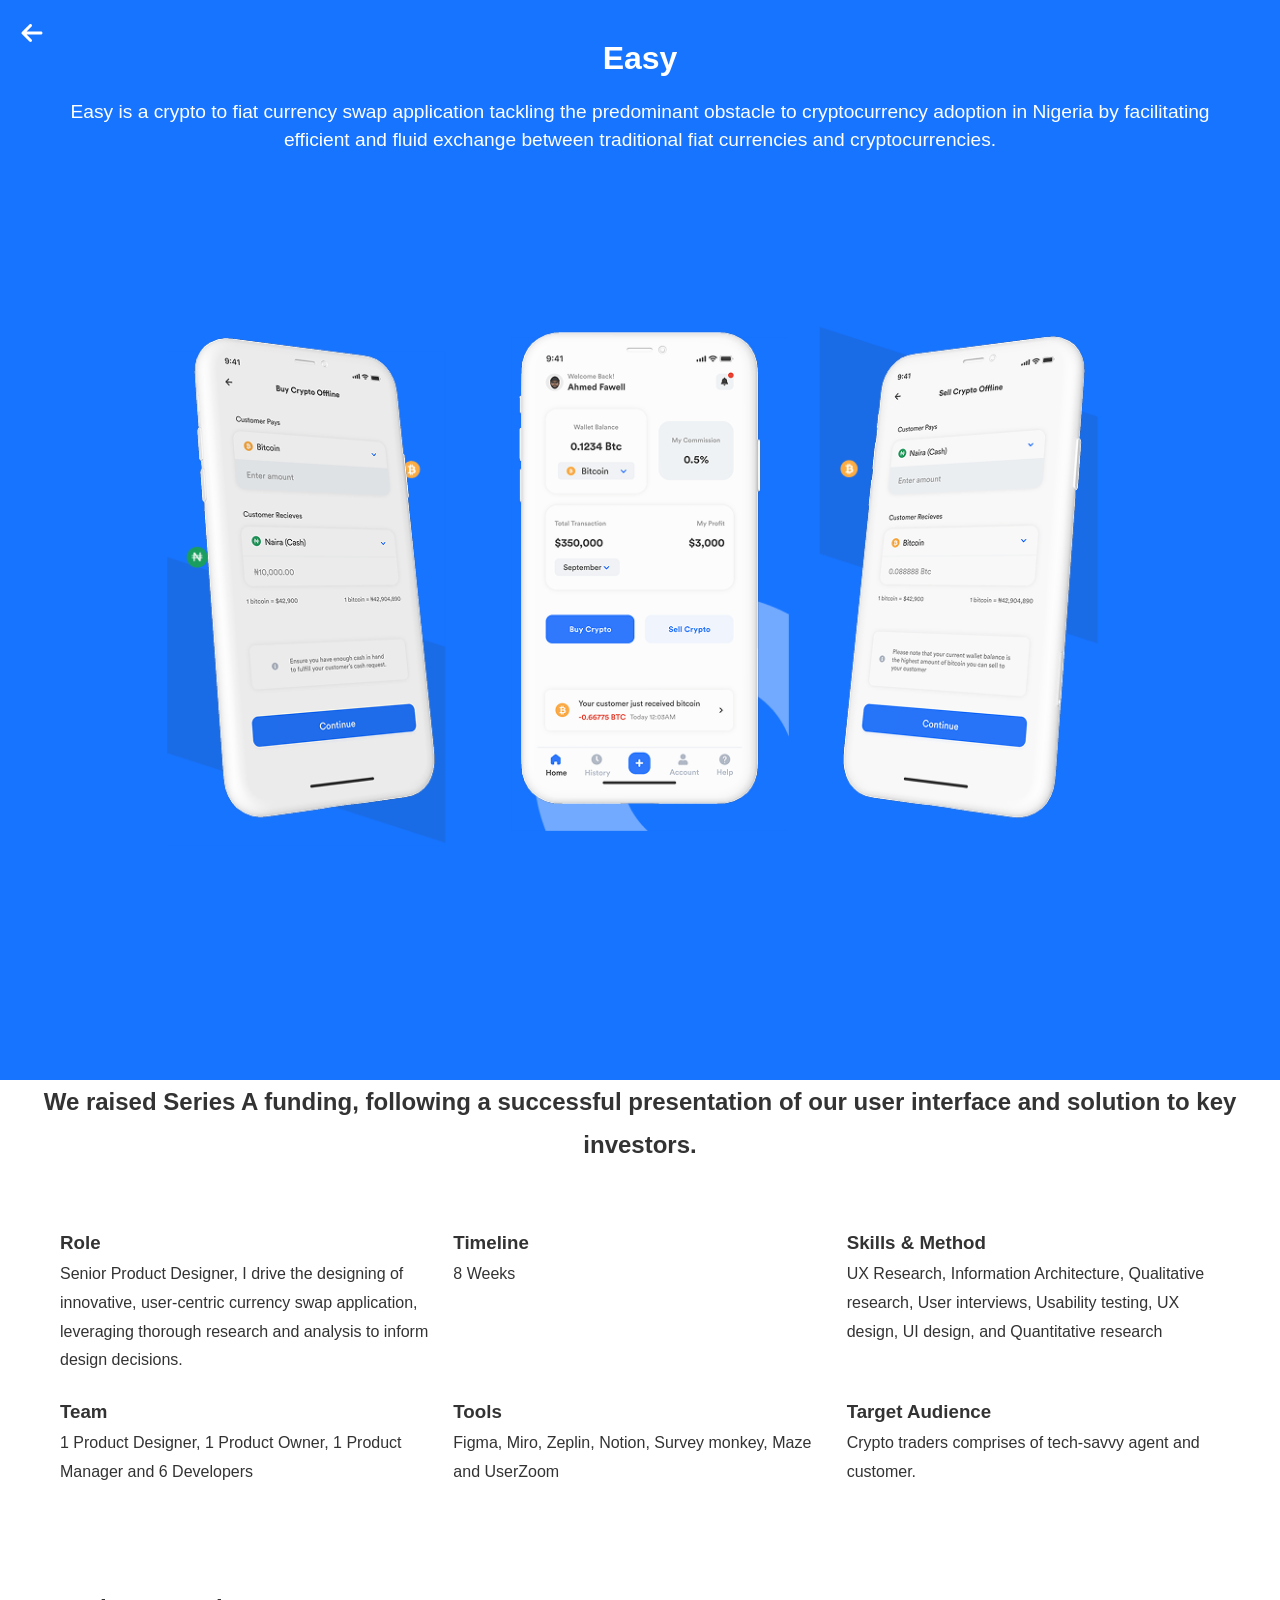
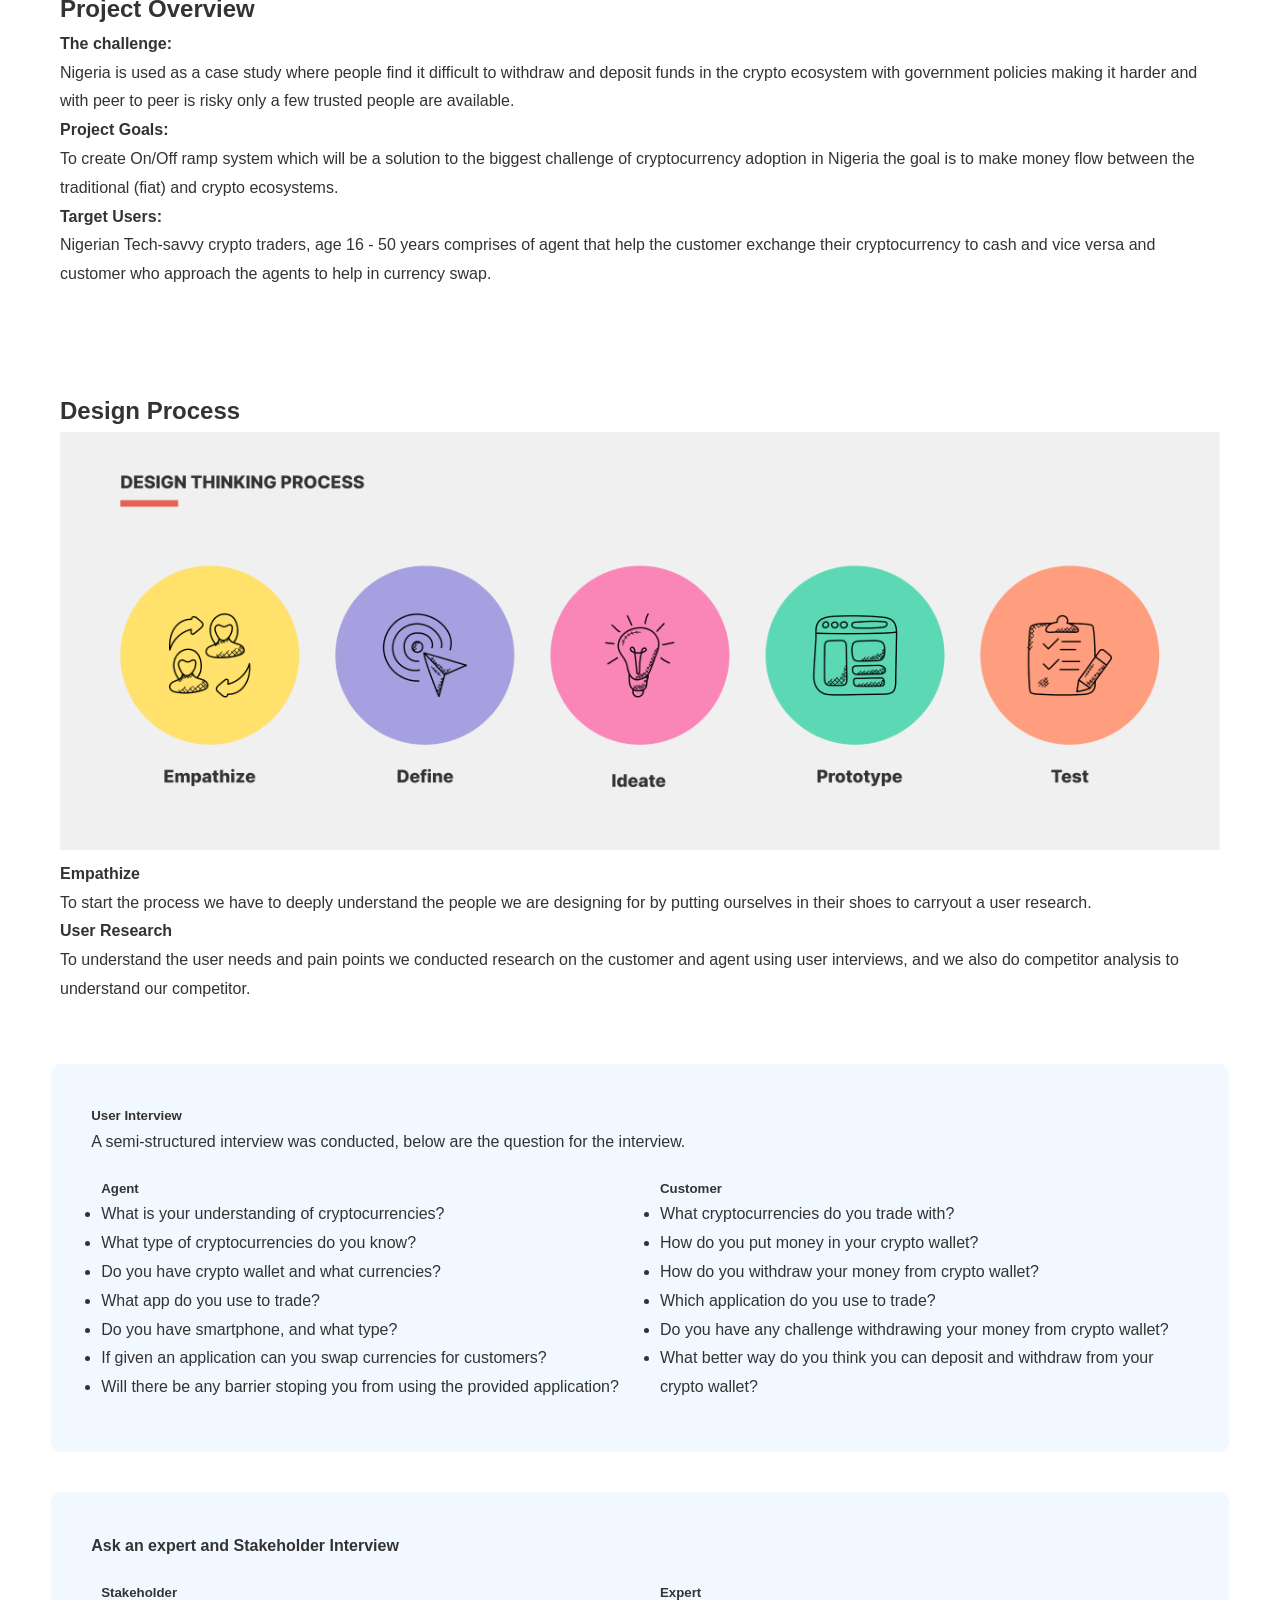
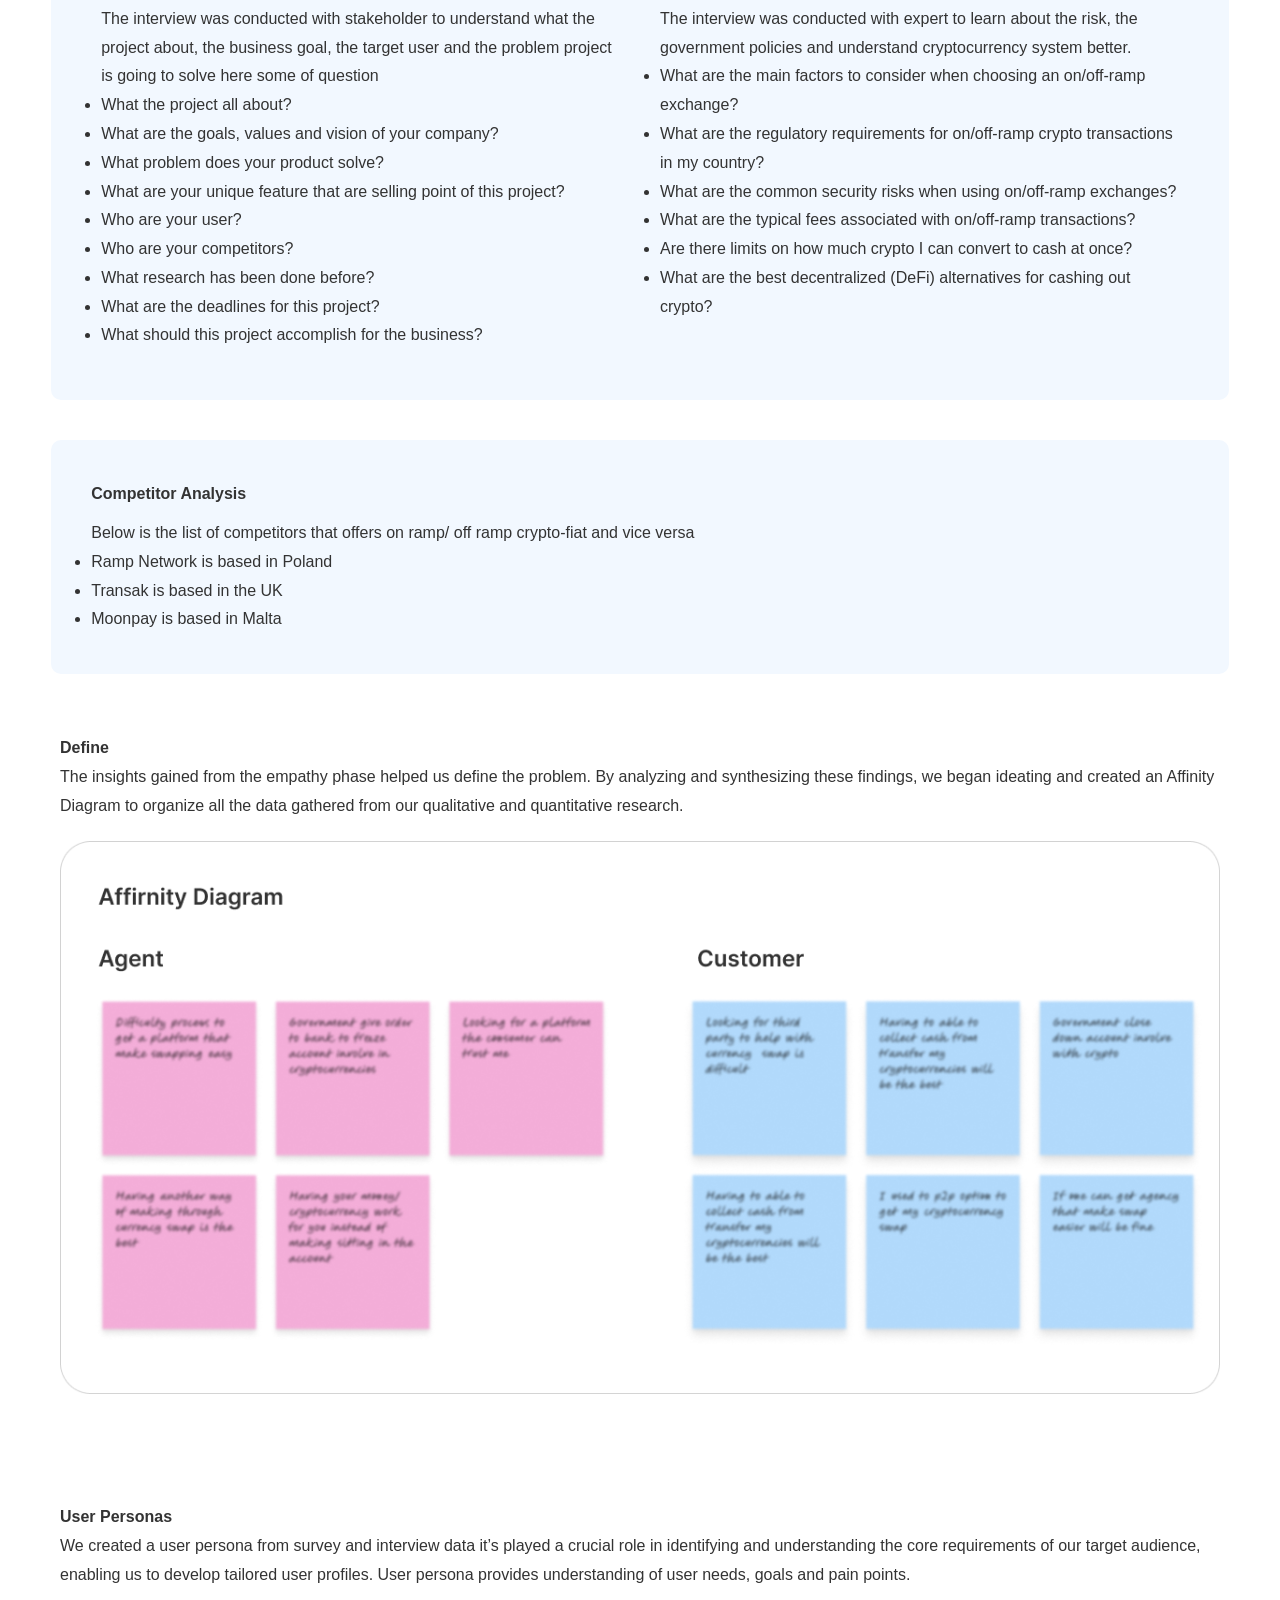
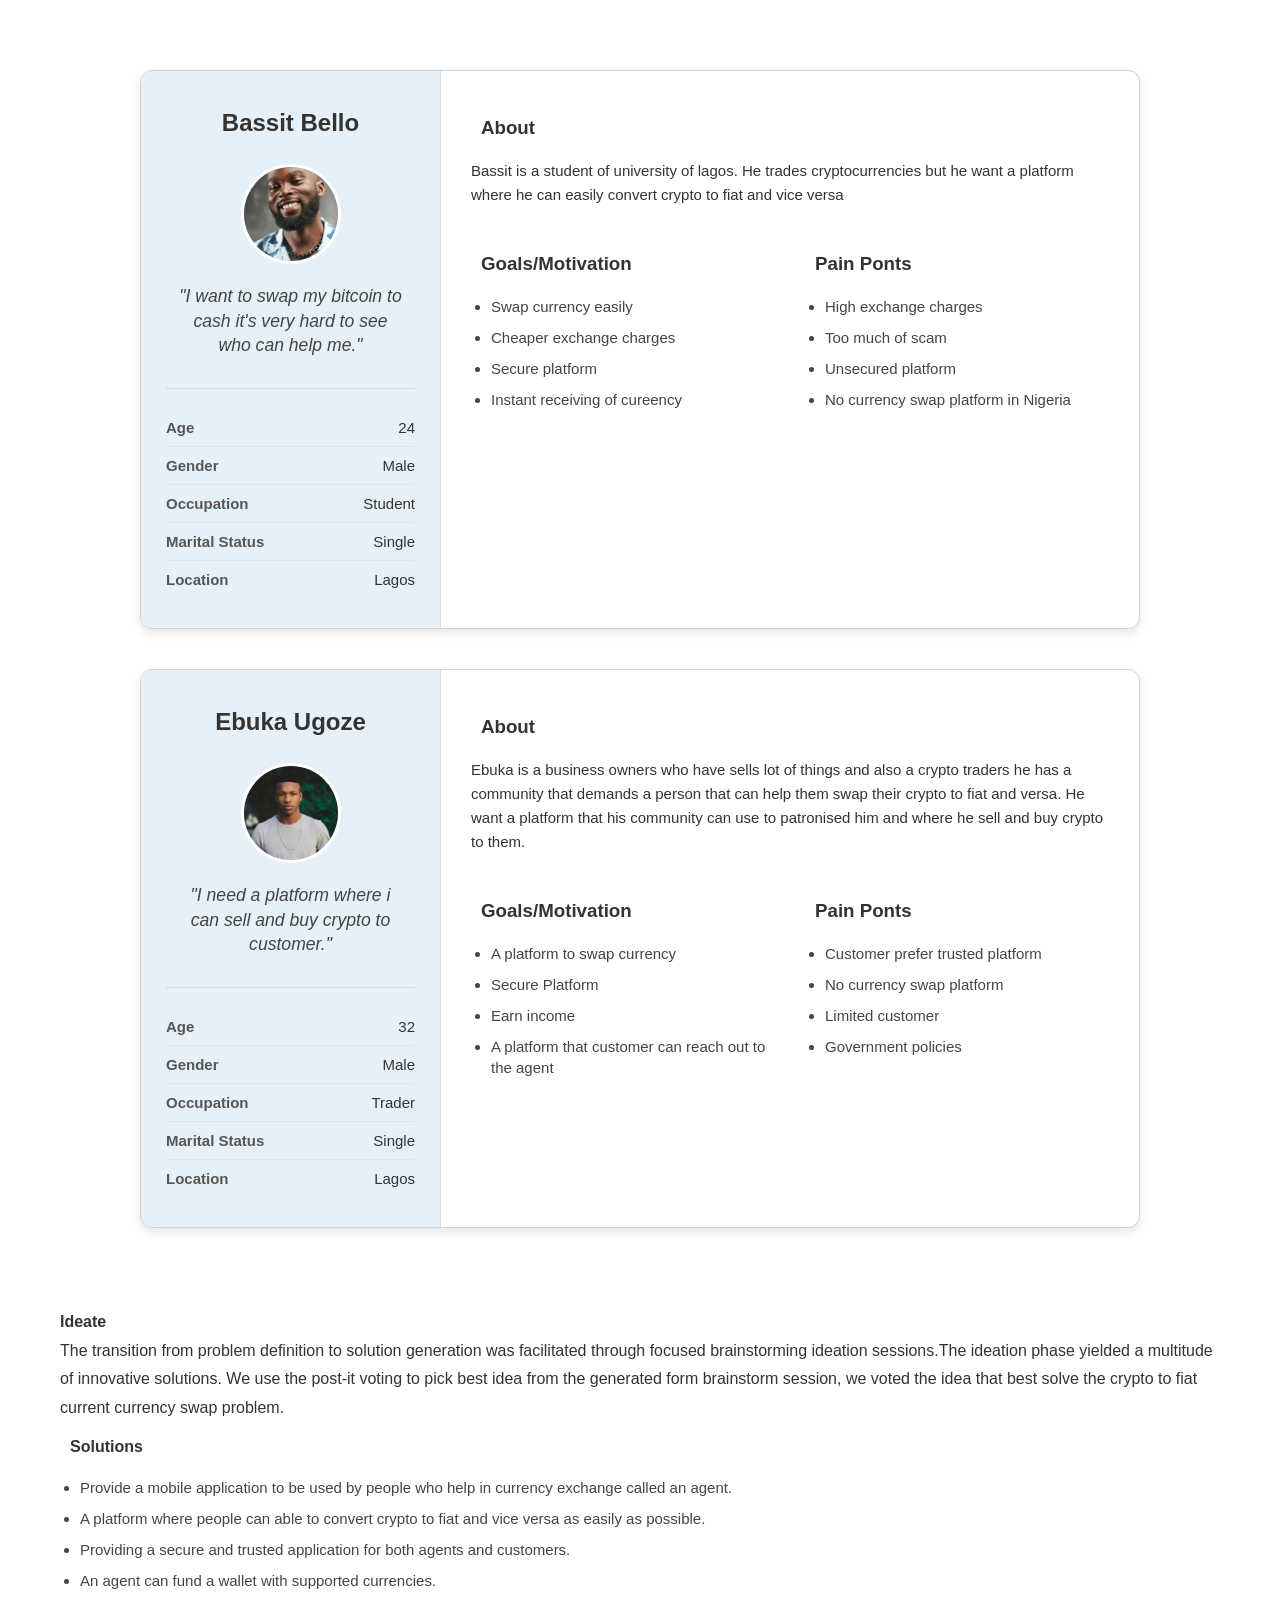
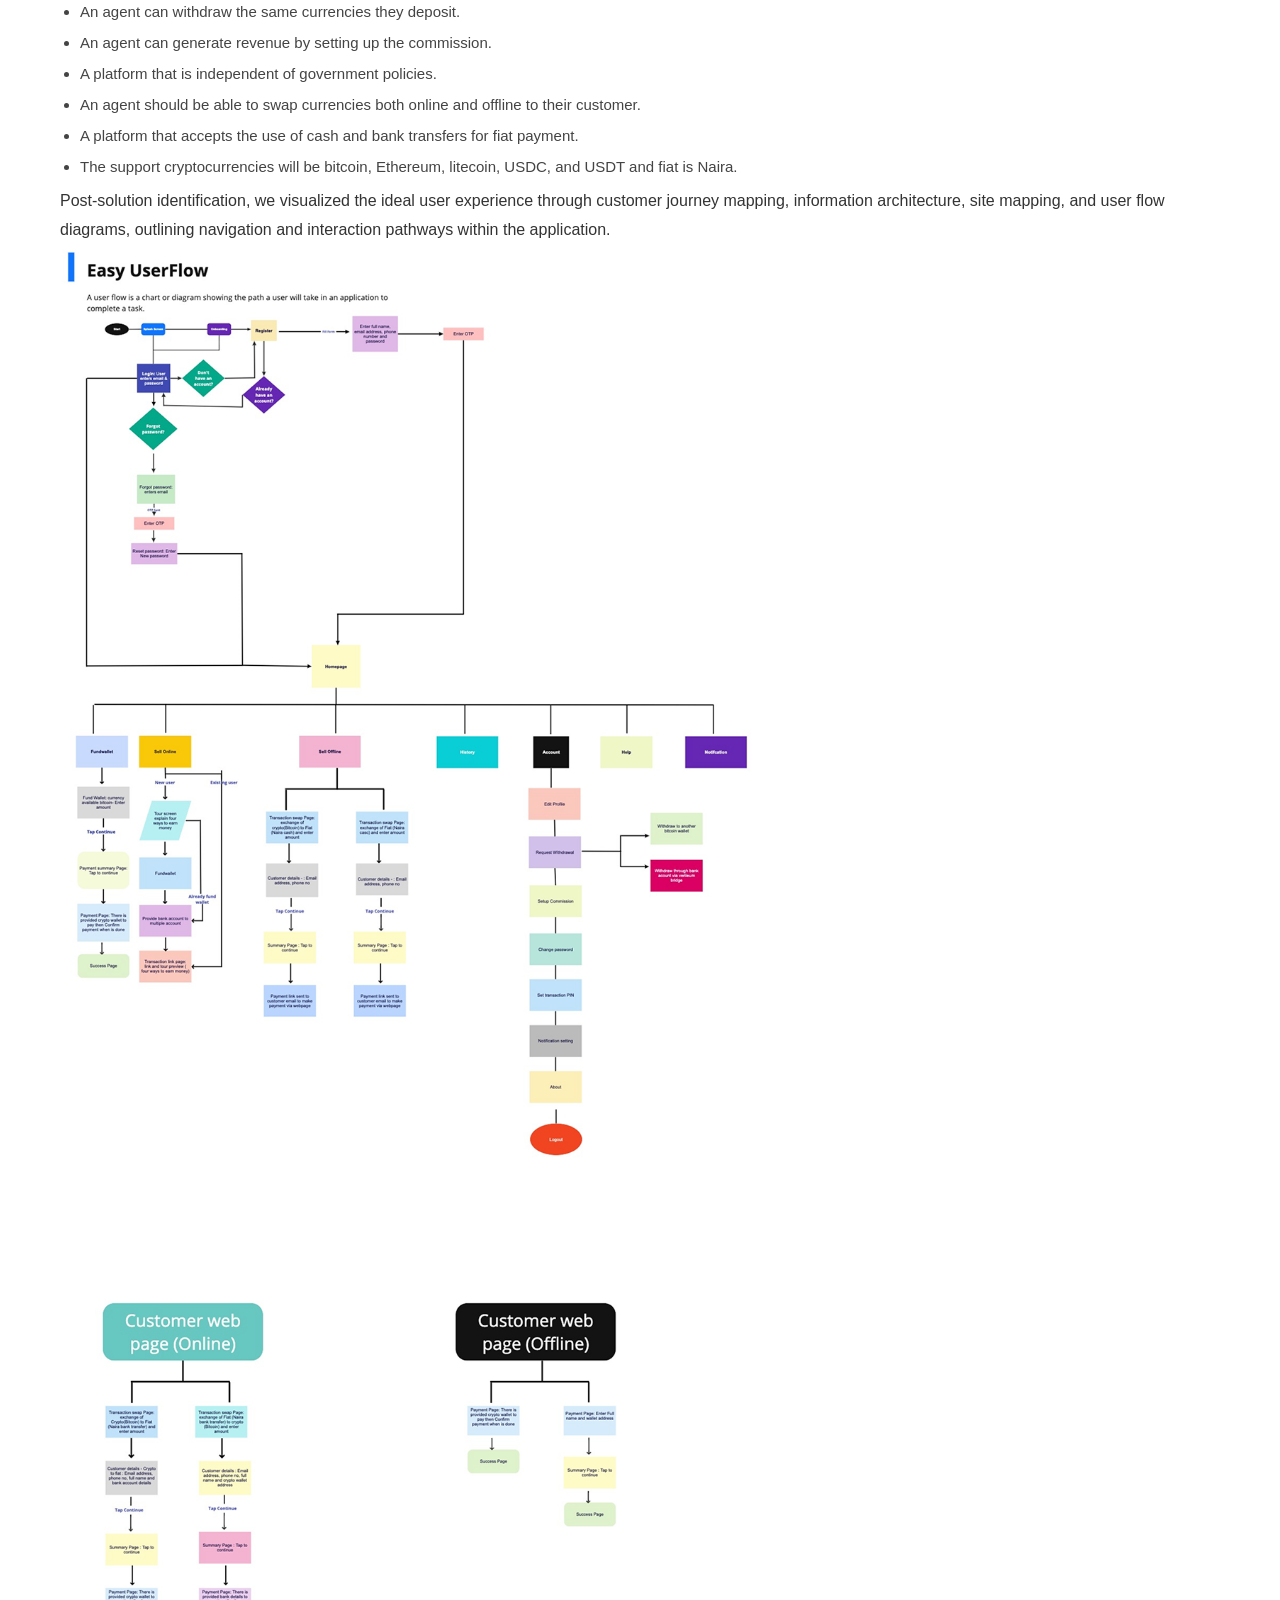
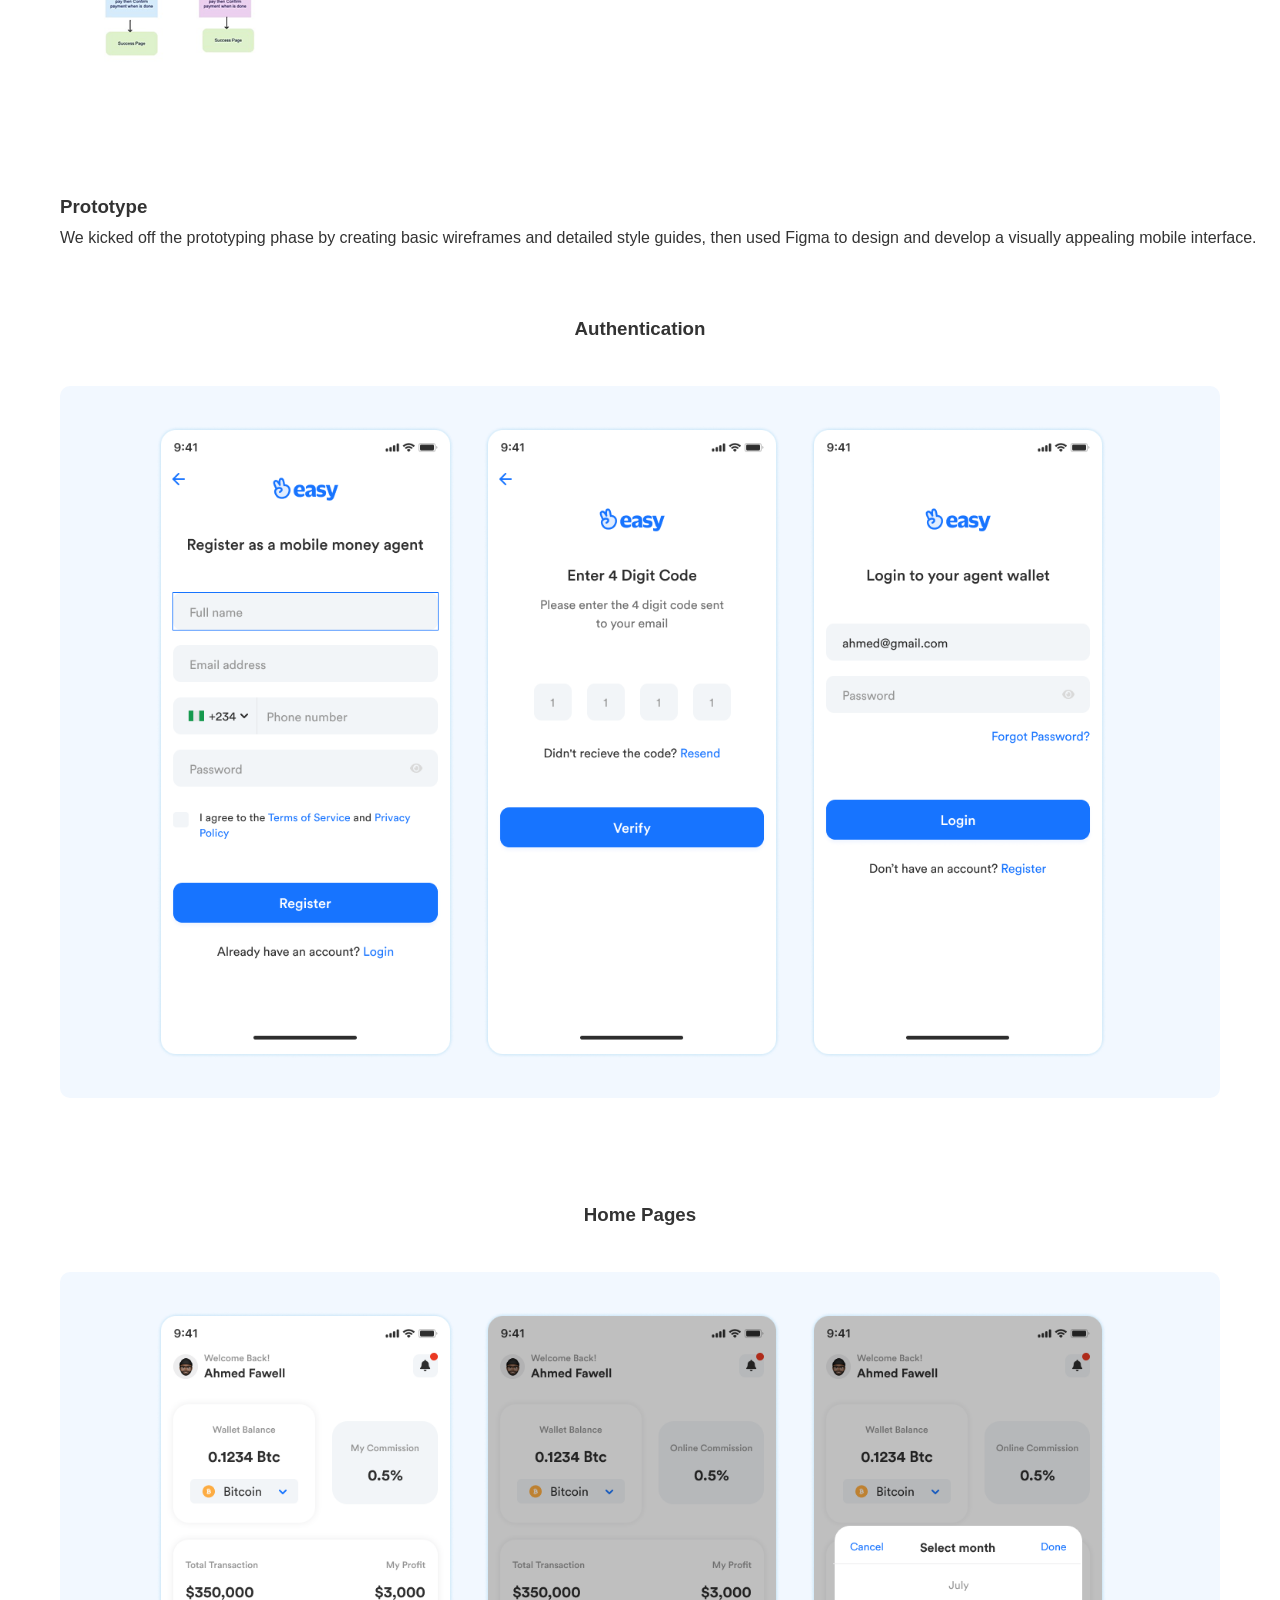
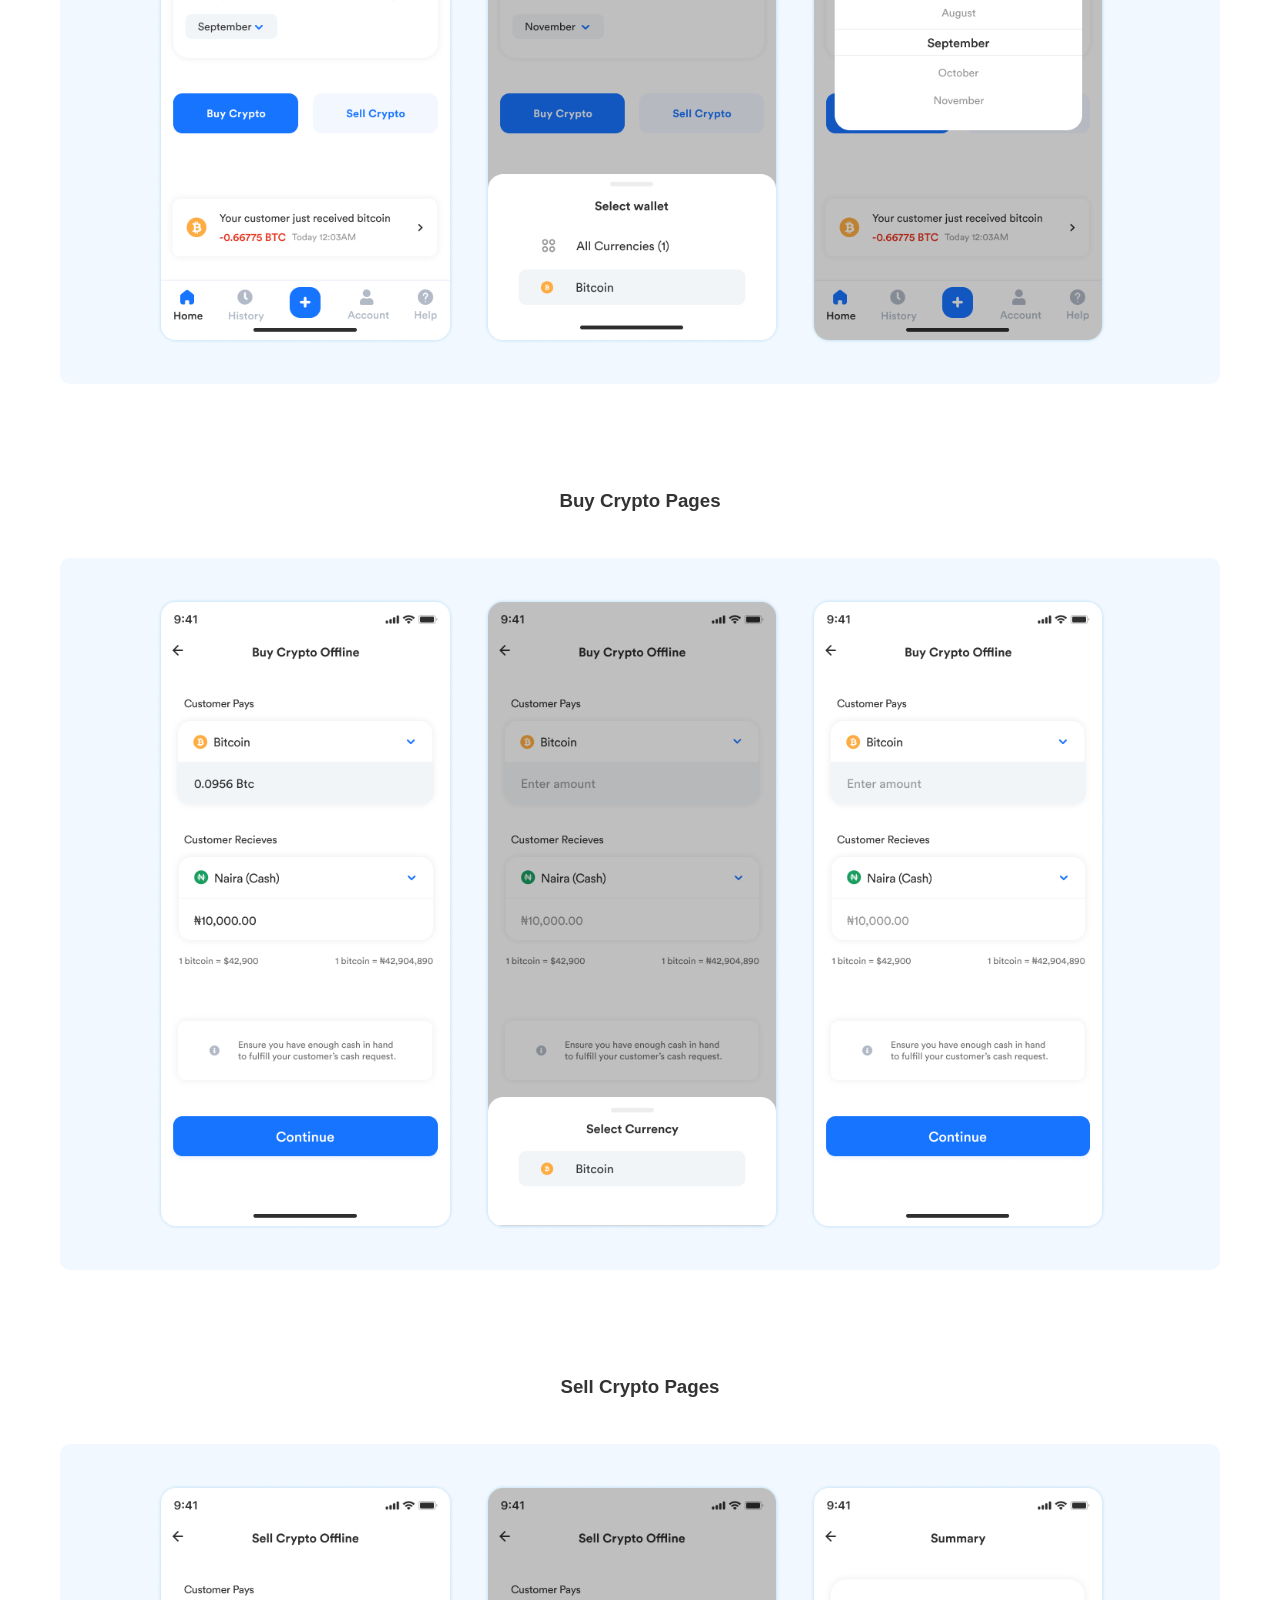
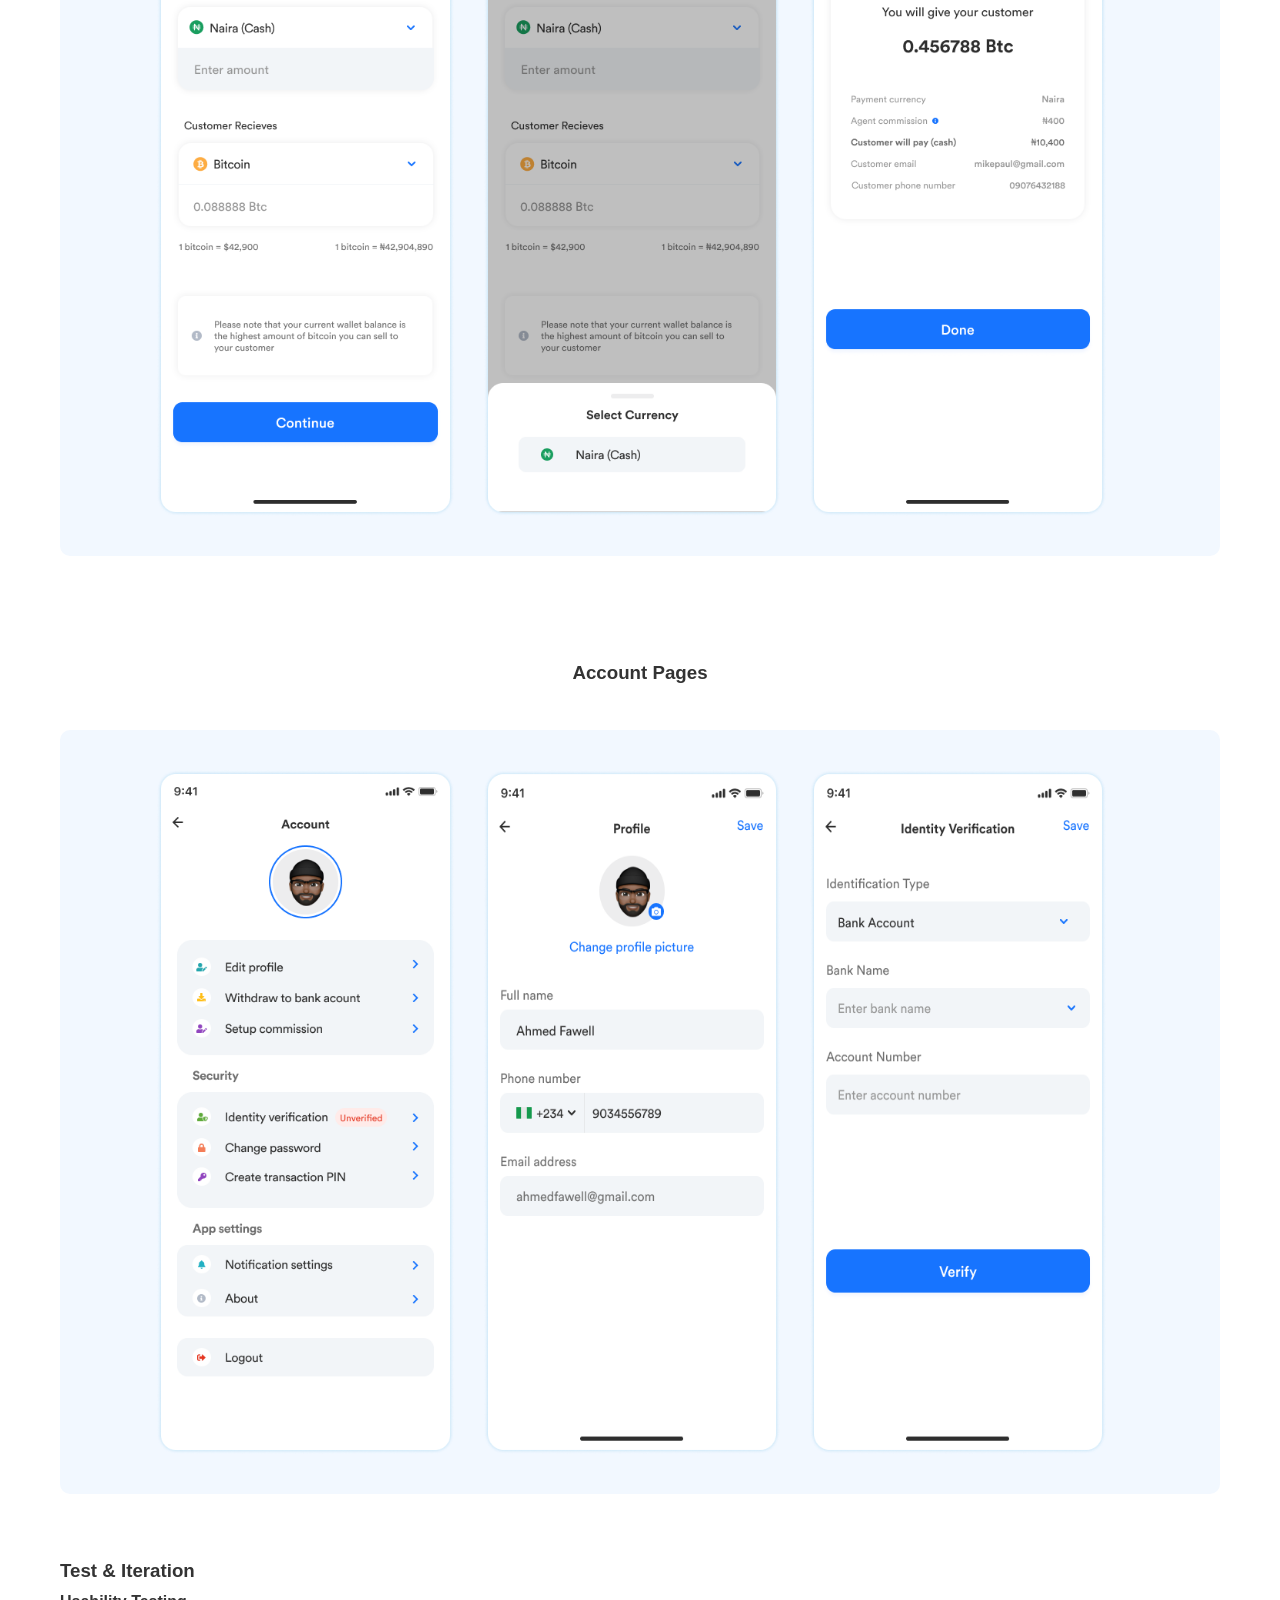
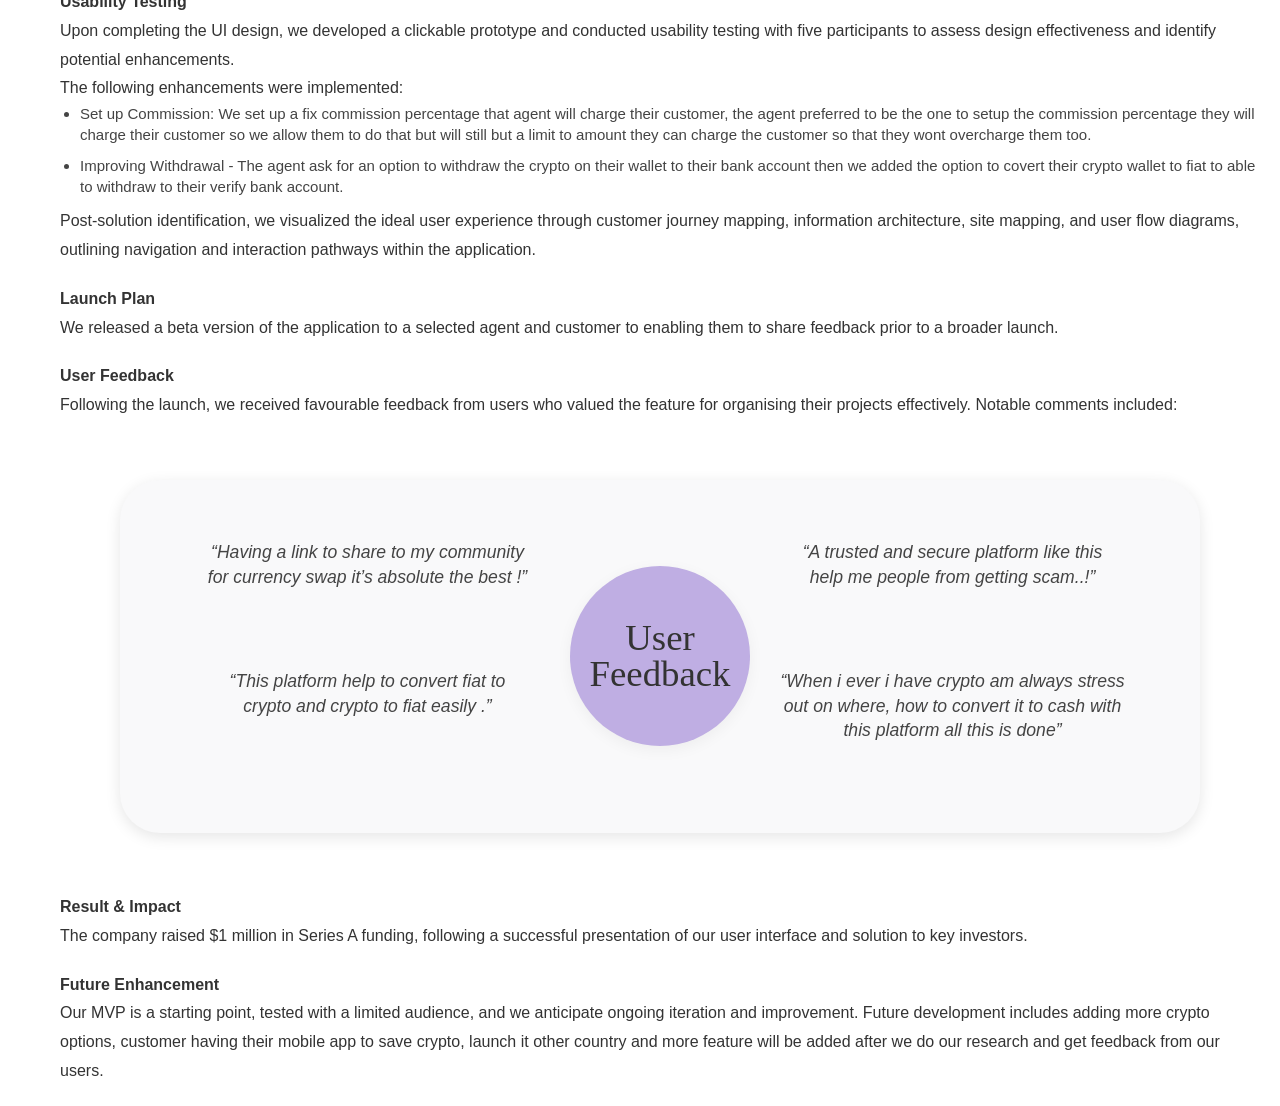
<file: easy.html>
<!DOCTYPE html>
<html lang="en">
<head>
    <meta charset="UTF-8">
    <meta name="viewport" content="width=device-width, initial-scale=1.0">
    <link rel="stylesheet" href="./easy.css">
    <title>Easy</title>
</head>
<body>
    <header class="header">
        <a href="index.html" class="home-link">
            <svg xmlns="http://www.w3.org/2000/svg" viewBox="0 0 448 512" class="x-icon">
                <path d="M9.4 233.4c-12.5 12.5-12.5 32.8 0 45.3l160 160c12.5 12.5 32.8 12.5 45.3 0s12.5-32.8 0-45.3L109.2 288 416 288c17.7 0 32-14.3 32-32s-14.3-32-32-32l-306.7 0L214.6 118.6c12.5-12.5 12.5-32.8 0-45.3s-32.8-12.5-45.3 0l-160 160z"/>
            </svg>
        </a>
        <h1>Easy</h1>
        <p>Easy is a crypto to fiat currency swap application tackling the predominant obstacle to cryptocurrency adoption in Nigeria by facilitating efficient and fluid exchange between traditional fiat currencies and cryptocurrencies.</p>
    
    </header>
    <main>
        <div class="hero-2">
<h2>We raised Series A funding, following a successful presentation of our user interface and solution to key investors.</h2>
        </div>
        
        <section class="grid-container ">
            <div>
                <h3>Role</h3>
                <p>Senior Product Designer,  I drive the designing of innovative, user-centric currency swap application, leveraging thorough research and analysis to inform design decisions.</p>
            </div>
            <div>
                <h3>Timeline </h3>
                <p>8 Weeks</p>
            </div>
            <div>
                <h3>Skills & Method</h3>
                <p>UX Research, Information Architecture, Qualitative research, User interviews,  Usability testing, UX design, UI design, and Quantitative research</p>
            </div>
            <div>
                <h3>Team</h3>
                <p>1 Product Designer, 1 Product Owner, 1 Product Manager and 6 Developers</p>
            </div>
            <div>
                <h3>Tools</h3>
                <p>Figma, Miro, Zeplin, Notion, Survey monkey, Maze and UserZoom </p>
            </div>
            <div>
                <h3>Target Audience</h3>
                <p>Crypto traders comprises of tech-savvy agent and customer. </p>
            </div>
        </section>
        <section class="project-overview">
            <h2>Project Overview</h2>
            <div>
                <h4>The challenge:</h4>
                <p>Nigeria is used as a case study where people find it difficult to withdraw and deposit funds in the crypto ecosystem with government policies making it harder and with peer to peer is risky only a few trusted people are  available.</p>
            </div>
            <div>
                <h4>Project Goals:</h4>
                <p>To create On/Off ramp system which will be a solution to the biggest challenge of cryptocurrency adoption in Nigeria the goal is to make money flow between the traditional (fiat) and crypto ecosystems.</p>
            </div>
            <div>
                <h4>Target Users:  </h4>
                <p>Nigerian Tech-savvy crypto traders, age 16 - 50 years comprises of agent that help the customer exchange their cryptocurrency to cash and vice versa  and customer who approach the agents to help in currency swap.

                </p>
            </div>
        </section>
        <section class="project-overview">
            <h2>Design Process</h2>  
            <img src="images/Image 2.png" alt="Mobile screen" style="width: 100%; height: auto;">
            <div>
                <h4>Empathize</h4>
                <p>To start the process we have to deeply understand the people we are designing for by putting ourselves in their shoes to carryout a user research.</p>
            </div>
            <div>
                <h4>User Research</h4>
                <p>To understand the user needs and pain points we conducted research on the customer and agent using user interviews, and we also do competitor analysis to understand our competitor. 
                </p>
            </div>
        </section>

        <section class="user-interview">
            <div>
                <h5>User Interview</h5>
                <p>A semi-structured interview was conducted, below are the question for the interview.</p>
            </div>
            <div class="feedback">
            <div>
                <h5>Agent</h5>
                <ul>
                    <li>What is your understanding of cryptocurrencies?</li>
                    <li>What type of cryptocurrencies do you know?</li>
                    <li>Do you have crypto wallet and what currencies?</li>
                    <li>What app do you use to trade?</li>
                    <li>Do you have smartphone, and what type?</li>
                    <li>If given an application can you swap currencies for customers?</li>
                    <li>Will there be any barrier stoping you from using the provided application?</li>
                </ul>
            </div>
            <div>
                <h5>Customer</h5>
                <ul>
                    <li>What cryptocurrencies do you trade with?</li>
                    <li>How do you put money in your crypto wallet?</li>
                    <li>How do you withdraw your money from crypto wallet?</li>
                    <li>Which application do you use to trade?</li>
                    <li>Do you have any challenge withdrawing your money from crypto wallet?</li>
                    <li>What better way do you think you can deposit and withdraw from your crypto wallet?</li>
                </ul>
            </div>
        </div>
        </section>

        <section class="expert">
          <h4>Ask an expert and Stakeholder Interview</h4>
            <div class="expert-1">
            <div>
                <h5>Stakeholder</h5>
                <p>The interview was conducted with stakeholder to understand what the project about, the business goal, the target user and the problem project is going to solve here some of question</p>
                <ul>
                    <li>What the project all about?</li>
                    <li>What are the goals, values and vision of your company?</li>
                    <li>What problem does your product solve?</li>
                    <li>What are your unique feature that are selling point of this project?</li>
                    <li>Who are your user?</li>
                    <li>Who are your competitors?</li>
                    <li>What research has been done before?</li>
                    <li>What are the deadlines for this project?</li>
                    <li>What should this project accomplish for the business?</li>
                </ul>
            </div>
            <div>
                <h5>Expert</h5>
                <p>The interview was conducted with expert to learn about the risk, the government policies and understand cryptocurrency system better.</p>
                <ul>
                    <li>What are the main factors to consider when choosing an on/off-ramp exchange?</li>
                    <li>What are the regulatory requirements for on/off-ramp crypto transactions in my country?</li>
                    <li>What are the common security risks when using on/off-ramp exchanges?</li>
                    <li>What are the typical fees associated with on/off-ramp transactions?</li>
                    <li>Are there limits on how much crypto I can convert to cash at once?</li>
                    <li>What are the best decentralized (DeFi) alternatives for cashing out crypto?</li>
                </ul>
            </div>
        </div>
        </section>
        <section class="competitor">
            <div>
                <h4>Competitor Analysis</h4>
                <p>Below is the list of competitors that offers on ramp/ off ramp crypto-fiat and vice versa</p>
                <ul>
                    <li>Ramp Network is based in Poland</li>
                    <li>Transak is based in the UK</li>
                    <li>Moonpay is based in Malta</li>
                </ul>
            </div>
        </section>
        <section class="define">
            <div>
                <h4>Define</h4>
                <p>The insights gained from the empathy phase helped us define the problem. By analyzing and synthesizing these findings, we began ideating and created an Affinity Diagram to organize all the data gathered from our qualitative and quantitative research.</p>
            </div>
            <img src="images/Image 3.png" alt="Mobile screen" style="width: 100%; height: auto;">
        </section>
        <section class="user-persona">
            <div>
            <h4>User Personas</h4>
            <p>We created a user persona from survey and interview data it’s played a crucial role in identifying and understanding the core requirements of our target audience, enabling us to develop tailored user profiles. User persona provides understanding of user needs, goals and pain points.</p>
        </div>
        </section>
            
          <!-- Profile Card HTML -->
           
           <div class="user-persona-card">
    <div class="left-column">
        <h2 class="name">Bassit Bello</h2>
        <div class="profile-image-container">
            <img src="images/Image 5.jpg" alt="Profile Image of Bassit Bello" class="profile-image">
        </div>
        <p class="quote">"I want to swap my bitcoin to cash it's very hard to see who can help me."</p>
        
        <div class="details-list">
            <div class="detail-row"><span class="label">Age</span><span class="value">24</span></div>
            <div class="detail-row"><span class="label">Gender</span><span class="value">Male</span></div>
            <div class="detail-row"><span class="label">Occupation</span><span class="value">Student</span></div>
            <div class="detail-row"><span class="label">Marital Status</span><span class="value">Single</span></div>
            <div class="detail-row"><span class="label">Location</span><span class="value">Lagos</span></div>
        </div>
    </div>
    
    <div class="right-column">
        <section class="about">
            <h3 class="section-title">About</h3>
            <p>Bassit is a student of university of lagos. He trades cryptocurrencies but he want a platform where he can easily convert crypto to fiat and vice versa</p>
        </section>

        <section class="goals-pains-grid">
            <div class="goals">
                <h3 class="section-title">Goals/Motivation</h3>
                <ul>
                    <li>Swap currency easily</li>
                    <li>Cheaper exchange charges</li>
                    <li>Secure platform</li>
                    <li>Instant receiving of cureency</li>
                </ul>
            </div>
            
            <div class="pain-points">
                <h3 class="section-title">Pain Ponts</h3>
                <ul>
                    <li>High exchange charges</li>
                    <li>Too much of scam</li>
                    <li>Unsecured platform</li>
                    <li>No currency swap platform in Nigeria</li>
                </ul>
            </div>
        </section>
    </div>
</div>

 <!-- Profile Card HTML -2 -->
           <div class="user-persona-card">
    <div class="left-column">
        <h2 class="name">Ebuka Ugoze</h2>
        <div class="profile-image-container">
            <img src="images/Image 8.jpg" alt="Profile Image of Jokotade Adewale" class="profile-image">
        </div>
        <p class="quote">"I need a platform where i can  sell and buy crypto to customer."</p>
        
        <div class="details-list">
            <div class="detail-row"><span class="label">Age</span><span class="value">32</span></div>
            <div class="detail-row"><span class="label">Gender</span><span class="value">Male</span></div>
            <div class="detail-row"><span class="label">Occupation</span><span class="value">Trader</span></div>
            <div class="detail-row"><span class="label">Marital Status</span><span class="value">Single</span></div>
            <div class="detail-row"><span class="label">Location</span><span class="value">Lagos</span></div>
        </div>
    </div>
    
    <div class="right-column">
        <section class="about">
            <h3 class="section-title">About</h3>
            <p>Ebuka is a business owners who have sells lot of things and also a crypto traders he has a community that demands a person that can help them swap their crypto to fiat and versa. He want a platform that his community can use to patronised him and where he sell and buy crypto to them.</p>
        </section>

        <section class="goals-pains-grid">
            <div class="goals">
                <h3 class="section-title">Goals/Motivation</h3>
                <ul>
                    <li>A platform to swap currency</li>
                    <li>Secure Platform</li>
                    <li>Earn income</li>
                    <li>A platform that customer can reach out to the agent</li>
                </ul>
            </div>
            
            <div class="pain-points">
                <h3 class="section-title">Pain Ponts</h3>
                <ul>
                    <li>Customer prefer trusted platform</li>
                    <li>No currency swap platform</li>
                    <li>Limited customer</li>
                    <li>Government policies</li>
                </ul>
            </div>
        </section>
    </div>
</div>

  <!-- Ideate -->   
    <section class="ideate">
            <div>
                <h4>Ideate</h4>
                <p>The transition from problem definition to solution generation was facilitated through focused brainstorming ideation sessions.The ideation phase yielded a multitude of innovative solutions. We use the post-it voting to pick best idea from the generated form brainstorm session, we voted the idea that best solve the crypto to fiat current currency swap problem.</p>
            </div>
            <div class="pain-points">

                <h4 class="section-title">Solutions</h4>
                <ul>
                    <li>Provide a mobile application to be used by people who help in currency exchange called an agent.</li>
                    <li>A platform where people can able to convert crypto to fiat and vice versa as easily as possible.</li>
                    <li>Providing a secure and trusted application for both agents and customers.</li>
                    <li>An agent can fund a wallet with supported currencies.</li>
                    <li>An agent can withdraw the same currencies they deposit.</li>
                    <li>An agent can generate revenue by setting up the commission.</li>
                    <li>A platform that is independent of government policies.</li>
                    <li>An agent should be able to swap currencies both online and offline to their customer.</li>
                    <li>A platform that accepts the use of cash and bank transfers for fiat payment.</li>
                    <li>The support cryptocurrencies will be bitcoin, Ethereum, litecoin, USDC, and USDT and fiat is Naira.</li>
                </ul>
                <p>Post-solution identification, we visualized the ideal user experience through customer journey mapping, information architecture, site mapping, and user flow diagrams, outlining navigation and interaction pathways within the application.</p>
            </div>
            <img src="images/Image 9.png" alt="Mobile screen" style="width: 60%; height: 5%;">
        </section>

           <!-- Prototype -->   
        <section class="prototype">
            <div>
            <h3>Prototype</h3>
            <p>We kicked off the prototyping phase by creating basic wireframes and detailed style guides, then used Figma to design and develop a visually appealing mobile interface.</p>
        </div>
        </section>
            
<section class="screen-header">
<h3>Authentication</h3>
<div class="mobile-screen">
<img src="images/Image 10.png" alt="Mobile screen" style="width:27%; height: auto;">
<img src="images/Image 11.png" alt="Mobile screen" style="width:27%; height: auto;">
<img src="images/Image 12.png" alt="Mobile screen" style="width:27%; height: auto;">
</div>
</section>

            
<section class="screen-header" >
<h3>Home Pages</h3>
<div class="mobile-screen">
<img src="images/Image 13.png" alt="Mobile screen" style="width:27%; height: auto;">
<img src="images/Image 14.png" alt="Mobile screen" style="width:27%; height: auto;">
<img src="images/Image 15.png" alt="Mobile screen" style="width:27%; height: auto;">
</div>
</section>

            
<section class="screen-header">
<h3>Buy Crypto Pages</h3>
<div class="mobile-screen">
<img src="images/Image 16.png" alt="Mobile screen" style="width:27%; height: auto;">
<img src="images/Image 17.png" alt="Mobile screen" style="width:27%; height: auto;">
<img src="images/Image 18.png" alt="Mobile screen" style="width:27%; height: auto;">
</div>
</section>

            
<section class="screen-header">
<h3>Sell Crypto Pages</h3>
<div class="mobile-screen">
<img src="images/Image 19.png" alt="Mobile screen" style="width:27%; height: auto;">
<img src="images/Image 20.png" alt="Mobile screen" style="width:27%; height: auto;">
<img src="images/Image 21.png" alt="Mobile screen" style="width:27%; height: auto;">
</div>
</section>

            
<section class="screen-header">
<h3>Account Pages</h3>
<div class="mobile-screen">
<img src="images/Image 22.png" alt="Mobile screen" style="width:27%; height: auto;">
<img src="images/Image 23.png" alt="Mobile screen" style="width:27%; height: auto;">
<img src="images/Image 24.png" alt="Mobile screen" style="width:27%; height: auto;">
</div>
</section>
 <!-- Test & Iteration -->   
<section class="screen-header-1">
            <div>
                <h3>Test & Iteration</h3>
                <h4>Usability Testing</h4>
                <p>Upon completing the UI design, we developed a clickable prototype and conducted usability testing with five participants to assess design effectiveness and identify potential enhancements.</p>
                <p>The following enhancements were implemented:</p>
            </div>
            <div class="pain-points">
                <ul>
                    <li>Set up Commission: We set up a fix commission percentage that agent will charge their customer, the agent preferred to be the one to setup the commission percentage they will charge their customer so we allow them to do that but will still but a limit to amount they can charge the customer so that they wont overcharge them too.</li>
                    <li>Improving Withdrawal - The agent ask for an option to withdraw the crypto on their wallet to their bank account then we added the option to covert their crypto wallet to fiat to able to withdraw to their verify bank account.</li>
                </ul>
                <p>Post-solution identification, we visualized the ideal user experience through customer journey mapping, information architecture, site mapping, and user flow diagrams, outlining navigation and interaction pathways within the application.</p>
            </div>
          
        </section>
 
        <section class="screen-header-1">
            <div>
            <h4>Launch Plan</h4>
            <p>We released a beta version of the application to a selected agent and customer to enabling them to share feedback prior to a broader launch.</p>
        </div>
        </section>
        <section class="screen-header-1">
            <div>
            <h4>User Feedback</h4>
            <p>Following the launch, we received favourable feedback from users who valued the feature for organising their projects effectively. Notable comments included:</p>
            <div class="feedback-container">
        <div class="quote top-left">
            “Having a link to share to my community <br> for currency swap it’s absolute the best !”
        </div>

        <div class="quote top-right">
            “A trusted and secure platform like this <br> help me people from getting scam..!”
        </div>

        <div class="center-circle">
            <h2>User <br> Feedback</h2>
        </div>

        <div class="quote bottom-left">
            “This platform help to convert fiat to <br> crypto and crypto to fiat easily .”
        </div>

        <div class="quote bottom-right">
            “When i ever i have crypto am always stress <br> out on where, how to convert it to cash with <br> this platform all this is done”
        </div>
    </div>
        </div>
        </section>

 <section class="screen-header-1">
            <div>
            <h4>Result & Impact</h4>
            <p>The company raised $1 million in Series A funding, following a successful presentation of our user interface and solution to key investors.</p>
        </div>
        </section>

         <section class="screen-header-1">
            <div>
            <h4>Future Enhancement</h4>
            <p>Our MVP is a starting point, tested with a limited audience, and we anticipate ongoing iteration and improvement. Future development includes adding more crypto options, customer having their mobile app to save crypto, launch it other country and more feature will be added after we do our research and get feedback from our users.</p>
        </div>
        </section>

    </main>
</body>
</html>
</file>
<file: assets/css/kursor.css>
/*!
  * Kursor v0.1.5
  * Forged by Luis Daniel Rovira
  * Released under the MIT License.
  */
.notCursor {
  cursor: none;
}
.notCursor * {
  cursor: none;
}
#kursorWrapper {
  position: fixed;
  z-index: 99;
  overflow: hidden;
  pointer-events: none;
  top: 0;
  left: 0;
  width: 100%;
  height: 100%;
  overflow: hidden;
}
div[class*='kursor'] {
  position: fixed;
  pointer-events: none;
  transform: translate(-50%, -50%);
  z-index: 10000;
}
div[class*='kursor'].kursor--hidden {
  opacity: 0;
  width: 0px;
  height: 0px;
}
div[class*='kursor'].kursor--1 {
  left: 0px;
  top: 0px;
  width: 25px;
  height: 25px;
  border-radius: 50%;
  border: 2px solid rgba(var(--k-color), 1);
  transition: all 0.2s ease, top 0.18s ease-out, left 0.18s ease-out;
}
div[class*='kursor'].kursor--1 + .kursorChild {
  display: block;
  width: 4px;
  height: 4px;
  background: rgba(var(--k-color), 1);
  border-radius: 50%;
  transition: all 0.2s ease, top 0s ease-out, left 0s ease-out;
}
div[class*='kursor'].kursor--1.--hover {
  width: 40px;
  height: 40px;
  border: 2px solid rgba(var(--k-color), 0);
  background: rgba(var(--k-color), 0.1);
}
div[class*='kursor'].kursor--1.--hover + .kursorChild {
  background: rgba(var(--k-color), 0.3);
}
div[class*='kursor'].kursor--1.kursor--down {
  width: 20px;
  height: 20px;
}
div[class*='kursor'].kursor--1.kursor--down + .kursorChild:after {
  width: 40px !important;
  height: 40px !important;
  opacity: 0;
  border: 1px solid;
  border-radius: 50%;
  border-color: rgba(var(--k-color), 1);
  transition: all 0.4s ease;
}
div[class*='kursor'].kursor--2 {
  left: 0px;
  top: 0px;
  width: 20px;
  height: 20px;
  border-radius: 50%;
  background: rgba(var(--k-color), 1);
  transition: all 0.2s ease, top 0.1s ease-out, left 0.1s ease-out;
}
div[class*='kursor'].kursor--2 + .kursorChild {
  display: block;
  width: 4px;
  height: 4px;
  background: rgba(var(--k-color), 1);
  border-radius: 50%;
  transition: all 0.2s ease, top 0.2s ease-out, left 0.2s ease-out;
}
div[class*='kursor'].kursor--2.--hover {
  width: 40px;
  height: 40px;
  background: rgba(var(--k-color), 0.1);
}
div[class*='kursor'].kursor--2.--hover + .kursorChild {
  background: rgba(var(--k-color), 0.3);
}
div[class*='kursor'].kursor--2.kursor--down {
  width: 10px;
  height: 10px;
}
div[class*='kursor'].kursor--2.kursor--down + .kursorChild:after {
  width: 40px !important;
  height: 40px !important;
  opacity: 0;
  border: 1px solid;
  border-radius: 50%;
  border-color: rgba(var(--k-color), 1);
  transition: all 0.4s ease;
}
div[class*='kursor'].kursor--3 {
  left: 0px;
  top: 0px;
  width: 20px;
  height: 20px;
  border: 1px solid rgba(var(--k-color), 1);
  transition: all 0.2s ease, top 0.05s ease-out, left 0.05s ease-out;
}
div[class*='kursor'].kursor--3 + .kursorChild {
  display: block;
  width: 4px;
  height: 4px;
  background: rgba(var(--k-color), 1);
  transition: all 0.2s ease, top 0.2s ease-out, left 0.2s ease-out;
}
div[class*='kursor'].kursor--3.--hover {
  width: 40px;
  height: 40px;
  background: rgba(var(--k-color), 0.1);
  border: 1px solid rgba(var(--k-color), 0);
}
div[class*='kursor'].kursor--3.--hover + .kursorChild {
  background: rgba(var(--k-color), 0.3);
}
div[class*='kursor'].kursor--3.kursor--down {
  width: 5px;
  height: 5px;
  border: 1px solid rgba(var(--k-color), 0);
}
div[class*='kursor'].kursor--3.kursor--down + .kursorChild {
  width: 10px;
  height: 10px;
}
div[class*='kursor'].kursor--3.kursor--down + .kursorChild:after {
  width: 40px !important;
  height: 40px !important;
  opacity: 0;
  border: 1px solid;
  border-color: rgba(var(--k-color), 1);
  transition: all 0.4s ease;
}
div[class*='kursor'].kursor--4 {
  left: 0px;
  top: 0px;
  width: 50px;
  height: 50px;
  border: 1px solid rgba(var(--k-color), 0.3);
  border-radius: 50%;
  transition: all 0.2s ease, top 0.2s ease-out, left 0.2s ease-out;
}
div[class*='kursor'].kursor--4 + .kursorChild {
  display: block;
  width: 6px;
  height: 6px;
  background: rgba(var(--k-color), 1);
  border-radius: 50%;
  transition: all 0.2s ease, top 0.03s ease-out, left 0.03s ease-out;
}
div[class*='kursor'].kursor--4.--hover {
  width: 30px;
  height: 30px;
  background: rgba(var(--k-color), 0.1);
  border: 3px solid rgba(var(--k-color), 0);
}
div[class*='kursor'].kursor--4.--hover + .kursorChild {
  width: 25px;
  height: 25px;
  background: rgba(var(--k-color), 0.1);
}
div[class*='kursor'].kursor--4.kursor--down {
  width: 5px;
  height: 5px;
}
div[class*='kursor'].kursor--4.kursor--down + .kursorChild {
  width: 10px;
  height: 10px;
}
div[class*='kursor'].kursor--4.kursor--down + .kursorChild:after {
  width: 40px !important;
  height: 40px !important;
  opacity: 0;
  border-radius: 50%;
  border: 1px solid;
  border-color: rgba(var(--k-color), 1);
  transition: all 0.4s ease;
}
div[class*='kursor'].kursor--5 {
  left: 0px;
  top: 0px;
  width: 10px;
  height: 10px;
  border: 1px solid rgba(var(--k-color), 0.5);
  border-radius: 50%;
  transition: all 0.2s ease, top 0.2s ease-out, left 0.2s ease-out;
}
div[class*='kursor'].kursor--5.--hover {
  width: 26px;
  height: 26px;
  background: rgba(var(--k-color), 0.1);
  border: 3px solid rgba(var(--k-color), 0);
}
div[class*='kursor'].kursor--5.kursor--down {
  width: 15px;
  height: 15px;
}
div[class*='kursorChild'] {
  position: fixed;
  pointer-events: none;
  transform: translate(-50%, -50%);
  display: none;
  overflow: hidden;
}
div[class*='kursorChild'].kursorChild[class*='--hidden'] {
  opacity: 0;
  width: 0px;
  height: 0px;
}
div[class*='kursorChild'].kursorChild:after {
  content: '';
  pointer-events: none;
  width: 0px;
  height: 0px;
  position: absolute;
  left: 50%;
  top: 50%;
  opacity: 1;
  border: 0px solid rgba(var(--k-color), 0.5);
  transform: translate(-50%, -50%);
}
.kursor--absolute {
  position: absolute !important;
  z-index: 2000;
}
@media screen and (max-width: 768px) {
  .notCursor * {
    cursor: auto;
  }
  div[class*='kursor'] {
    display: none !important;
  }
  div[class*='kursorChild'] {
    display: none !important;
  }
}
@media screen and (max-width: 812px) and (max-height: 430px) and (orientation: landscape) {
  div[class*='kursor'] {
    display: none !important;
  }
  div[class*='kursorChild'] {
    display: none !important;
  }
  .notCursor * {
    cursor: auto;
  }
}
</file>
<file: styles.css>
/* THEME */
:root {
    --purple: #7E74F1;
    --purple-light-1: #EAE6FE;
    --purple-light-2: #F5F3FE;
    --cinder: #232E35;
    --cinder-light: #656D72;
    --light: #FBFBFB;
    --light-2: #f1f1f1;
    --light-3: #f5f5f5;
    --light-4: #D9D9D9;
    --white: #FFFFFF;
}
[data-theme="dark"] {
    --midnight-express: #282D3F;
    --licorice: #33394D;
    --light: #2d3346;
    --light-2: #35394a;
    --cinder: var(--white);
    --cinder-light: #dddddd;
    --light-4: #51576c;
    --purple-light-2: rgba(126, 116, 241, .04);
}
::selection {
    background: #e7e7e7;
}
[data-theme="dark"] ::selection {
    background: #35394A;
}
::-webkit-scrollbar-track {
    background-color: var(--light);
}
[data-theme="dark"] ::-webkit-scrollbar-track {
    background-color: var(--midnight-express);
}
::-webkit-scrollbar {
    width: 8px;
    background-color: var(--purple);
}
::-webkit-scrollbar-thumb {
    background-color: var(--purple);
}
/* RESET CSS */
html, body, div, span, applet, object, iframe,
h1, h2, h3, h4, h5, h6, p, blockquote, pre,
a, abbr, acronym, address, big, cite, code,
del, dfn, em, img, ins, kbd, q, s, samp,
small, strike, strong, sub, sup, tt, var,
b, u, i, center,
dl, dt, dd, ol, ul, li,
fieldset, form, label, legend,
table, caption, tbody, tfoot, thead, tr, th, td,
article, aside, canvas, details, embed,
figure, figcaption, footer, header, hgroup,
menu, nav, output, ruby, section, summary,
time, mark, audio, video {
    margin: 0;
    padding: 0;
    border: 0;
    font-size: 100%;
    font: inherit;
    vertical-align: baseline;
}
article, aside, details, figcaption, figure,
footer, header, hgroup, menu, nav, section {
    display: block;
}
body {
    line-height: 1;
}
ol, ul {
    list-style: none;
}
blockquote, q {
    quotes: none;
}
blockquote:before, blockquote:after,
q:before, q:after {
    content: '';
    content: none;
}
table {
    border-collapse: collapse;
    border-spacing: 0;
}
*, *:before, *:after {
    box-sizing: border-box;
}
a {
    text-decoration: none;
    color: inherit;
}
/* GENERAL */
body {
    font-size: 16px;
    line-height: 28px;
    font-family: 'Inter', sans-serif;
    font-weight: 400;
    color: var(--cinder);
}
[data-theme="dark"] body {
    background: var(--midnight-express);
    color: var(--cinder-light);
}
h1, h2, h3, h4, h5, h6 {
    font-family: 'Plus Jakarta Sans', serif;
}
[data-theme="dark"] h1,[data-theme="dark"]  h2,[data-theme="dark"]  h3,[data-theme="dark"]  h4,[data-theme="dark"]  h5,[data-theme="dark"]  h6 {
    color: var(--white);
}
.container {
    width: 100%;
    max-width: 1200px;
    padding: 0 16px;
    margin: 0 auto;
}
.primary {
    color: var(--purple);
}
.mb-16 {
    margin-bottom: 16px;
}
.mb-24 {
    margin-bottom: 24px;
}
.btn {
    font-style: normal;
    font-weight: 500;
    font-size: 14px;
    padding: 16px 24px;
    line-height: 17px;
    border-radius: 8px;
    font-family: inherit;
    border: none;
    cursor: pointer;
    position: relative;
}
.btn-outline-light {
    border: 1px solid var(--light-2);
     background: var(--purple);
    color: var(--white);
}
.btn-primary {
    background: var(--purple);
    color: var(--white);
}
.btn .loading {
    width: 16px;
    height: 16px;
    border-width: 2px;
    position: absolute;
    right: 16px;
    visibility: hidden;
    opacity: 0;
}
.btn.show-loading .loading{
    visibility: visible;
    opacity: 1;
}
.btn.show-loading {
    opacity: .6 !important;
    pointer-events: none;
}
.section-name .title {
    font-style: normal;
    font-weight: 700;
    font-size: 36px;
    line-height: 45px;
}
.above-title {
    font-style: normal;
    font-weight: 500;
    font-size: 12px;
    line-height: 24px;
    letter-spacing: 7.5px;
    text-transform: uppercase;
    padding-left: 32px;
    position: relative;
    color: var(--cinder-light);
    display: inline-block;
}

.above-title:after {
    content: '';
    position: absolute;
    left: 0;
    top: 10px;
    width: 16px;
    height: 2px;
    background: var(--light-4);
}
.section-name.center {
    display: flex;
    justify-content: center;
}
.social-icons {
    display: flex;
    align-items: center;
}
.social-icons li svg {
    width: 24px;
    height: 24px;
}
.social-icons li:not(:last-of-type) {
    margin-right: 32px;
}
[data-aos=fade-up] {
    transform: translate3d(0,30px,0);
}
[data-aos=fade-down] {
    transform: translate3d(0,-30px,0);
}
.tag {
    padding: 4px 8px;
    border: 1px solid var(--light-2);
    border-radius: 4px;
    font-weight: 500;
    font-size: 12px;
    line-height: 15px;
    color: var(--cinder-light);
}
input[type='text'], input[type='email'], textarea {
    width: 100%;
    box-shadow: none;
    border: none;
    outline: none;
    font-family: inherit;
    padding: 16px 24px;
    font-weight: 400;
    font-size: 14px;
    line-height: 17px;
    color: var(--cinder-light);
    background: var(--white);
    border-radius: 8px;
}
input[type='text']::placeholder, input[type='email']::placeholder,::placeholder {
    color: var(--cinder-light);
}
[data-theme="dark"] input[type='text'],[data-theme="dark"]  input[type='email'],[data-theme="dark"]  textarea  {
    background: var(--licorice);
}
.validation-error, .fail-submit-message {
    background: #ffeaea;
    font-size: 14px;
    color: #f44336;
    border-radius: 4px;
    padding: 0 10px;
    margin-bottom: 16px;
    display: none;
}
.validation-error.active, .fail-submit-message.active {
    display: block;
}
[data-theme="dark"] .validation-error, [data-theme="dark"] .fail-submit-message {
    background: #533643;
    color: #b59a98;
}
.loading {
    width: 48px;
    height: 48px;
    border: 5px solid #FFF;
    border-bottom-color: transparent;
    border-radius: 50%;
    display: inline-block;
    box-sizing: border-box;
    animation: rotation 1s linear infinite;
}
@keyframes rotation {
    0% {
        transform: rotate(0deg);
    }
    100% {
        transform: rotate(360deg);
    }
}
/* HEADER */

.header {
    padding: 15px 0;
    position: sticky;
    top: 0;
    z-index: 10;
    margin-top: 25px;
}
.header.sticky {
    background: rgba(255, 255, 255, .85);
    backdrop-filter: blur(5px);
    border-bottom: 1px solid var(--light-2);
}
[data-theme="dark"] .header.sticky {
    background: rgba(40, 45, 63, .85);
}

.header .container {
    display: flex;
    align-items: center;
    justify-content: space-between;
}
.header .logo {
    width: 113px;
    height: 40px;
    fill: var(--cinder);
    cursor: pointer;
}

.header .nav .nav-links {
    display: flex;
    align-items: center;
    line-height: 19px;
}
.header .nav .nav-links li:not(:last-of-type) {
    margin-right: 56px;
}
.header .nav .nav-links li.active {
    color: var(--purple);
}
.header .nav .nav-links li.mobile-link {
    display: none;
}
.header .nav .nav-links li.more-links {
    position: relative;
    cursor: pointer;
}
.header .nav .nav-links li.more-links svg {
    width: 12px;
    height: 3px;
    fill: var(--cinder);
}
.header .nav .nav-links li.more-links .menu-list {
    position: absolute;
    background: var(--white);
    border: 1px solid var(--light-2);
    top: 60px;
    left: -3px;
    padding: 20px;
    border-radius: 8px;
    visibility: hidden;
    opacity: 0;
    transition: all .2s;
}
[data-theme="dark"] .header .nav .nav-links li.more-links .menu-list {
    background: var(--midnight-express);
}
/* Fix hover issue */
.header .nav .nav-links li.more-links .menu-list:after {
    content: '';
    position: absolute;
    top: -100%;
    left: -32px;
    width: 100px;
    height: 129px;
}
.header.sticky .nav .nav-links li.more-links .menu-list {
    border-radius: 0 0 8px 8px;
    box-shadow: 0 1px 20px rgba(0, 0, 0, .02);
}
.header .nav .nav-links li.more-links .menu-list li:not(:last-of-type) {
    padding-bottom: 16px;
}
.header .nav .nav-links li.more-links:hover .menu-list {
    top: 50px;
    opacity: 1;
    visibility: visible;
}
.header .right-content {
    display: flex;
    align-items: center;
}
.header .theme-color-toggle {
    margin-right: 32px;
    display: flex;
    align-items: center;
    justify-content: center;
}
.header .theme-color-toggle svg {
    width: 24px;
    height: 24px;
    fill: var(--cinder);
    cursor: pointer;
    transition: all .2s;
}
.header .theme-color-toggle .sun {
    visibility: hidden;
    opacity: 0;
    transform: scale(0);
    position: absolute;
}
.header .mobile-menu-toggle {
    width: 24px;
    height: 24px;
    fill: var(--cinder);
    cursor: pointer;
    display: none;
}
[data-theme="dark"] .header .theme-color-toggle .sun {
    visibility: visible;
    opacity: 1;
    transform: scale(1);
    position: initial;
}
[data-theme="dark"] .header .theme-color-toggle .moon {
    visibility: hidden;
    opacity: 0;
    transform: scale(0);
    position: absolute;
}
[data-theme="dark"] .header .mobile-menu-toggle {
    fill: var(--white);
}

/* HERO SECTION */

.hero-section .container {
    display: flex;
    align-items: center;
    justify-content: space-between;
    margin-top: 181px;
}
.hero-section .content {
    padding-top: 6px;
}
.hero-section .content .full-name {
    font-style: normal;
    font-weight: 700;
    font-size: 44px;
    line-height: 55px;
    margin: 0 0 32px;
}
.hero-section .content .about {
    max-width: 538px;
    line-height: 32px;
    margin: 0 0 40px;
}
.hero-section .content .social-icons svg {
    fill: var(--cinder);
    transition: all .3s;
}
.hero-section .content .social-icons svg:hover {
    opacity: .7;
}
.hero-section .content .download-resume-mobile {
    display: none;
    text-align: center;
    margin-bottom: 32px;
}
.hero-section .image {
    position: relative;
    width: 100%;
    max-width: 341px;
    height: 398px;
}
.hero-section .image .cover {
    background: var(--purple-light-1);
    position: absolute;
    width: 100%;
    max-width: 341px;
    height: 398px;
    border-radius: 16px 16px 16px 20px;
}
.hero-section .image .cover svg {
    position: absolute;
    right: 0;
    top: 0;
    stroke: var(--white);
    width: 199px;
    height: 210px;
    border-top-right-radius: 16px;
}
.hero-section .image .cover:after {
    content: '';
    position: absolute;
    width: 100%;
    height: 100%;
    border-radius: 16px;
    background: var(--purple);
    right: 0;
    z-index: -1;
    transform: rotate(350deg);
    animation: enter-hero-cover .8s cubic-bezier(0.42, 0, 0.12, 1.28);
    transition: all .2s;
}
.hero-section .image:hover .cover:after {
    transform: rotate(353deg);
}
.hero-section .image .avatar {
    position: relative;
    left: 0;
    top: 103px;
    width: 300px;
    height: auto;
    border-bottom-left-radius: 16px;
}
@keyframes enter-hero-cover {
    from { transform: rotate(360deg)}
    to { transform: rotate(350deg)}
}

/* SERVICES SECTION */

.service-section {
    background: var(--light);
    padding: 114px 0 184px;
    margin: 196px 0 0;
}

.service-section .service-item-wrapper {
    display: flex;
    align-items: center;
    justify-content: space-between;
    padding: 104px 0 0;
}
.service-section .service-item {
    background: var(--white);
    border-radius: 8px;
    padding: 56px 48px;
    text-align: center;
    min-width: 357px;
}
[data-theme="dark"] .service-section .service-item {
    background: var(--licorice);
}
.service-section .service-item:not(:last-of-type) {
    margin-right: 48px;
}
.service-section .service-item .icon {
    width: 56px;
    height: 56px;
    padding: 16px;
    background: var(--purple-light-2);
    border-radius: 16px;
    margin: 0 auto 24px;
}
.service-section .service-item .icon svg {
    fill: var(--purple);
}
.service-section .service-item .title {
    font-style: normal;
    font-weight: 500;
    font-size: 16px;
    line-height: 20px;
    margin-bottom: 16px;
}
.service-section .service-item .body {
    font-style: normal;
    font-weight: 400;
    font-size: 14px;
    line-height: 24px;
}

/* PORTFOLIO SECTION */

.portfolio-section {
    padding: 104px 0 176px;
    width: 100%; /* Ensure it takes full width of the container */
}
.portfolio-section .section-name {
    display: flex;
    align-items: center;
    justify-content: space-between;
}
.portfolio-section .slider-navigation {
    display: flex;
    align-items: center;
}
.portfolio-section .slider-navigation .prev {
    margin-right: 16px;
}
.portfolio-section .slider-navigation .prev, .portfolio-section .slider-navigation .next {
    width: 40px;
    height: 40px;
    background: var(--purple-light-2);
    border-radius: 20px;
    display: flex;
    align-items: center;
    justify-content: center;
    cursor: pointer;
}
[data-theme="dark"] .portfolio-section .slider-navigation .prev,[data-theme="dark"] .portfolio-section .slider-navigation .next {
    background: var(--licorice);
}
.portfolio-section .slider-navigation .prev.swiper-button-disabled,
.portfolio-section .slider-navigation .next.swiper-button-disabled {
    opacity: .5;
}
.portfolio-section .slider-navigation .prev svg, .portfolio-section .slider-navigation .next svg {
    width: 24px;
    height: 24px;
    fill: var(--purple);
}
.portfolio-section .portfolio-item-wrapper {
    margin-top: 144px;
}
.portfolio-section .portfolio-item {
    height: 410px;
    position: relative;
}
.portfolio-section .portfolio-item figure {
    overflow: hidden;
    height: calc(100% - 8px);
}
.portfolio-section .portfolio-item figure img {
    opacity: ;
    width: 100%;
    height: 100%;
    object-fit: cover;
    border-radius: 8px 8px 10px 10px;
    transition: all .3s;
}
/* .portfolio-section .portfolio-item:hover img {
    opacity: 0.7;
} */
/* .portfolio-section .portfolio-item:after {
    content: '';
    position: absolute;
    left: 0;
    top: 0;
    width: 100%;
    height: 100%;
    background: rgba(35, 46, 53, .10);
    border-radius: 8px 8px 10px 10px;
} */
[data-theme="dark"] .portfolio-section .portfolio-item:after {
    background: rgba(255, 255, 255, .15);
}
.portfolio-section .portfolio-item .detail {
    background: var(--white);
    width: 100%;
    padding: 24px;
    transition: all .2s;
    position: absolute;
    bottom: 0;
    left: 0;
    box-shadow: 0 1px 20px rgba(0, 0, 0, .02);
    z-index: 2;
    border: 3px solid var(--light-3);
    border-top-color: transparent;
    border-bottom-left-radius: 8px;
    border-bottom-right-radius: 8px;
}
[data-theme="dark"] .portfolio-section .portfolio-item .detail {
    background: var(--midnight-express);
    border-color: var(--light-2);
}
.portfolio-section .portfolio-item .detail .title {
    font-style: normal;
    font-weight: 500;
    font-size: 16px;
    line-height: 20px;
    margin: 0 0 16px;
}
.portfolio-section .portfolio-item .detail .bottom {
    display: flex;
    align-items: center;
}
.portfolio-section .portfolio-item .detail .bottom .tag {
    margin-right: 16px;
}
.portfolio-section .portfolio-item .detail .bottom .link {
    display: inline-flex;
}
.portfolio-section .portfolio-item .detail .bottom .link svg {
    width: 24px;
    height: 24px;
    fill: var(--cinder-light);
}

.link {
    display: inline-flex;
    align-items: center;
    justify-content: center;
    width: 100px;
    height: 40px;
    border: 1px solid var(--purple); /* Ensure the border is purple */
    border-radius: 8px;
    cursor: pointer;
    background-color: var(--purple); /* Set primary color as background */
    color: white; /* Set text color to white */
}

/* WORK EXPERIENCES */

.experience-section {
    padding: 104px 0 120px;
    background: var(--light);
}

.experience-section .container {
    display: flex;
}
.experience-section .side  {
    width: 100%;
    max-width: 300px;
    margin-right: 144px;
    position: relative;
}
.experience-section .side .companies-list {
    position: relative;
}
.experience-section .side .companies-list ul {
    margin-top: 80px;
    position: relative;
}
.experience-section .side .companies-list ul li {
    margin-bottom: 8px;
    cursor: pointer;
    padding: 14px 24px;
}
.experience-section .side .companies-list ul li.active {
    font-weight: 500;
    color: var(--purple);
}
.experience-section .side .companies-list .selector {
    background: var(--white);
    width: 300px;
    height: 56px;
    display: inline-block;
    position: absolute;
    left: 0;
    top: 0;
    transition: all .2s;
    z-index: 0;
    border-radius: 4px;
}
[data-theme="dark"] .experience-section .side .companies-list .selector {
    background: var(--purple-light-2);
}
.experience-section .side .companies-list .selector svg {
    width: 24px;
    height: 24px;
    fill: var(--purple);
    position: absolute;
    right: 16px;
    top: 16px;
}
.experience-section .content {
    padding-top: 32px;
    visibility: hidden;
    position: absolute;
    opacity: 0;
    width: 0;
    height: 0;
    transform: translateY(40px);
}
.experience-section .content.active {
    position: initial;
    visibility: visible;
    opacity: 1;
    width: auto;
    height: auto;
    transform: translateY(0);
    transition: all .4s;
}
.experience-section .content .headline .job-title {
    font-style: normal;
    font-weight: 500;
    font-size: 18px;
    line-height: 22px;
    padding-bottom: 12px;
}
.experience-section .content .headline .company-name {
    padding-bottom: 6px;
    border-bottom: 1px solid var(--cinder-light);
}
.experience-section .content .headline .location {
    font-weight: 500;
    font-size: 14px;
    line-height: 17px;
    padding-bottom: 16px;
}
.experience-section .content .headline .period {
    font-weight: 500;
    font-size: 14px;
    line-height: 24px;
    color: var(--cinder-light);
}
.experience-section .content .headline .stack-list {
    display: flex;
    align-items: center;
    padding: 16px 0;
}
.experience-section .content .headline .stack-list li {
    margin-right: 16px;
    color: var(--cinder);
}
.experience-section .content .line {
    display: inline-block;
    border-bottom: 1px solid var(--light-2);
    width: 100%;
    margin: 16px 0 28px;
}
.experience-section .content .responsibilities {
    padding-left: 28px;
}
.experience-section .content .responsibilities li {
    padding-bottom: 12px;
    position: relative;
}
.experience-section .content .responsibilities li:after {
    content: '';
    position: absolute;
    left: -28px;
    top: 11px;
    width: 10px;
    height: 2px;
    background: var(--light-4);
}
/* BLOG SECTION */

.blog-section {
    padding: 104px 0 176px;
}
.blog-section .post-item-wrapper {
    margin-top: 144px;
    display: flex;
    align-items: center;
    justify-content: space-between;
}
.blog-section .post-item-wrapper .post-item:not(:last-of-type) {
    margin-right: 40px;
}
.blog-section .post-item-wrapper .post-item figure {
    height: 243px;
}
.blog-section .post-item-wrapper .post-item figure img {
    border-top-left-radius: 8px;
    border-top-right-radius: 8px;
    height: 100%;
    object-fit: cover;
    width: 100%;
}
.blog-section .post-item-wrapper .post-item .content {
    padding: 24px;
    border: 1px solid var(--light-3);
    border-top-color: transparent;
    border-bottom-left-radius: 8px;
    border-bottom-right-radius: 8px;
}
[data-theme="dark"] .blog-section .post-item-wrapper .post-item .content {
    border-color: var(--light-2);
}
.blog-section .post-item-wrapper .post-item .content .title {
    font-weight: 500;
    font-size: 16px;
    line-height: 24px;
}
.blog-section .post-item-wrapper .post-item .content .detail {
    margin: 16px 0 12px;
    display: flex;
    align-items: center;
}
.blog-section .post-item-wrapper .post-item .content .detail .tag {
    margin-right: 8px;
    border: none;
    background: var(--light);
}
.blog-section .post-item-wrapper .post-item .content .body {
    line-height: 32px;
    color: var(--cinder-light);
    padding-bottom: 32px;
}
.blog-section .post-item-wrapper .post-item .content .bottom {
    position: relative;
    text-align: center;
    padding-top: 16px;
    font-style: normal;
    font-weight: 500;
    font-size: 14px;
    line-height: 17px;
    color: var(--cinder-light);
}

/* TESTIMONIAL SECTION */

.testimonial-section {
    padding: 104px 0 152px;
    background: var(--light);
}

.testimonial-section .testimonial-item-wrapper {
    display: flex;
    align-items: center;
    justify-content: space-between;
    padding-top: 136px;
}
.testimonial-section .testimonial-item-wrapper .testimonial-item {
    background: var(--white);
    border-radius: 8px;
    padding: 83px 52px 25px 32px;
    position: relative;
    min-width: 357px;
}
[data-theme="dark"] .testimonial-section .testimonial-item-wrapper .testimonial-item {
    background: var(--licorice);
}
.testimonial-section .testimonial-item-wrapper .testimonial-item:not(:last-of-type) {
    margin-right: 48px;
}
.testimonial-section .testimonial-item-wrapper .testimonial-item .avatar {
    border-radius: 100px;
    border: 2px solid var(--white);
    position: absolute;
    top: -48px;
    left: 50%;
    transform: translateX(-50%);
}
[data-theme="dark"] .testimonial-section .testimonial-item-wrapper .testimonial-item .avatar {
    border: 2px solid var(--midnight-express);
}
.testimonial-section .testimonial-item-wrapper .testimonial-item .text {
    padding-bottom: 48px;
}
.testimonial-section .testimonial-item-wrapper .testimonial-item .name {
    font-family: 'Plus Jakarta Sans', serif;
    font-style: normal;
    font-weight: 500;
    font-size: 14px;
    line-height: 18px;
    padding-bottom: 8px;
}
.testimonial-section .testimonial-item-wrapper .testimonial-item .job-title {
    background: var(--light);
    border: none;
    display: inline-block;
}

/* EDUCATION AND SKILL SECTION */
.education-skill-section {
    padding: 104px 0 176px;
}
.education-skill-section .education-skill-wrapper {
    display: flex;
    align-items: center;
    justify-content: space-between;
}
.education-skill-section .education-skill-wrapper .education {
    padding-top: 112px;
    position: relative;
    min-width: 410px;
    margin-right: 144px;
}
.education-skill-section .education-skill-wrapper .education:after {

}
.education-skill-section .education-skill-wrapper .education .education-item {
    padding-bottom: 64px;
    padding-left: 40px;
    position: relative;
}
.education-skill-section .education-skill-wrapper .education .education-item:after {
    content: '';
    position: absolute;
    left: 2px;
    top: 0;
    width: 20px;
    height: 20px;
    background: var(--light-2);
    border: 2px solid var(--white);
    border-radius: 100px;
}
[data-theme="dark"] .education-skill-section .education-skill-wrapper .education .education-item:after {
    background: var(--licorice);
    border: 2px solid var(--midnight-express);
}
.education-skill-section .education-skill-wrapper .education .education-item:not(:last-of-type):before{
    content: '';
    position: absolute;
    left: 12px;
    top: 2px;
    width: 1px;
    height: 100%;
    background: var(--light-2);
}
.education-skill-section .education-skill-wrapper .education .education-item .school {
    font-style: normal;
    font-weight: 500;
    font-size: 16px;
    line-height: 20px;
    padding-bottom: 10px;
}
.education-skill-section .education-skill-wrapper .education .education-item .degree-field {
    font-weight: 400;
    font-size: 14px;
    line-height: 17px;
    color: var(--cinder-light);
    padding-bottom: 24px;
}
.education-skill-section .education-skill-wrapper .education .education-item .date {
    font-weight: 500;
    font-size: 14px;
    line-height: 17px;
}
.education-skill-section .education-skill-wrapper .skill .description {
    color: var(--cinder-light);
    line-height: 32px;
}
.education-skill-section .education-skill-wrapper .skill .progress-bar-wrapper {
    padding-top: 64px;
    max-width: 551px;
}
.education-skill-section .education-skill-wrapper .skill .progress-bar {
    padding-bottom: 40px;
}
.education-skill-section .education-skill-wrapper .skill .progress-bar .label {
    font-weight: 500;
    font-size: 14px;
    line-height: 17px;
    padding-bottom: 16px;
}
.education-skill-section .education-skill-wrapper .skill .progress-bar .main-bar {
    width: 100%;
    background: var(--purple-light-2);
    border-radius: 2px;
}
.education-skill-section .education-skill-wrapper .skill .progress-bar .fill {
    display: block;
    height: 8px;
    background-color: var(--purple);
    border-top-left-radius: 2px;
    border-bottom-left-radius: 2px;
    transition: width .500s ease-in-out;
    width: 0;
}
/* CONTACT SECTION */
.contact-section {
    padding: 104px 0 134px;
    background: var(--light);
}

.contact-section .contact-wrapper {
    display: flex;
    align-items: center;
}
.contact-section .contact-wrapper .contact-form {
    margin-right: 104px;
    width: 100%;
    max-width: 600px;
}
.contact-section .contact-wrapper .contact-form .submit-btn {
    width: 100%;
    margin-top: 48px;
}
.success-submit-message {
    background: #e9f3e9;
    font-size: 14px;
    color:	#4caf50;
    border-radius: 4px;
    padding: 6px 20px;
    margin-bottom: 16px;
    display: none;
}
[data-theme="dark"] .success-submit-message {
    background: #314548;
    font-size: 14px;
    color: #9db79e;
}
.success-submit-message.active {
    display: block;
}
.fail-submit-message {
    padding: 6px 20px;
}
.contact-section .contact-wrapper .contact-info .contact-info-item {
    margin-bottom: 48px;
    display: flex;
    align-items: center;
}
.contact-section .contact-wrapper .contact-info .contact-info-item .icon {
    width: 56px;
    height: 56px;
    padding: 16px;
    background: var(--purple-light-2);
    border-radius: 16px;
    margin-right: 24px;
}
.contact-section .contact-wrapper .contact-info .contact-info-item .icon svg {
    fill: var(--purple);
}
.contact-section .contact-wrapper .contact-info .contact-info-item .content .title {
    font-family: 'Inter', serif;
    font-style: normal;
    font-weight: 500;
    font-size: 16px;
    line-height: 19px;
    padding-bottom: 4px;
}
.contact-section .contact-wrapper .contact-info .contact-info-item .content .body {
    font-style: normal;
    font-weight: 400;
    font-size: 14px;
    line-height: 24px;
    color: var(--cinder-light);
}
.contact-info {
  width: 100%;
  display: flex;
  justify-content: space-between;
  flex-wrap: wrap;
  margin-top: 50px;
}
.content-wrapper {
    width: 100%;
    display: flex;
    justify-content: center;
    margin-bottom: 20px;
}
/* FOOTER */

.footer {
    padding: 88px 0;
    text-align: center;
}
.footer .social-icons {
    justify-content: center;
    margin-bottom: 24px;
}
.footer .social-icons svg {
    fill: var(--cinder-light);
}
.footer .copyright {
    font-weight: 400;
    font-size: 14px;
    line-height: 17px;
    color: var(--cinder-light);
}
.footer .copyright .bold {
    font-weight: 500;
}

/* RESPONSIVE */
@media only screen and (max-width: 1280px) {
    /* GENERAL */
    .container {
        padding: 0 60px;
    }
    /* HERO */
    .hero-section .container {
        margin-top: 125px;
    }
    /* SERVICES */
    .service-section .service-item {
        min-width: 325px;
    }
    .service-section .service-item:not(:last-of-type) {
        margin-right: 32px;
    }
    /* TESTIMONIAL */
    .testimonial-section .testimonial-item-wrapper .testimonial-item {
        min-width: initial;
    }
    .testimonial-section .testimonial-item-wrapper .testimonial-item:not(:last-of-type) {
        margin-right: 32px;
    }
}
@media only screen and (max-width: 1150px) {
    /* SERVICES */
    .service-section .service-item-wrapper {
        flex-wrap: wrap;
    }
    .service-section .service-item {
        min-width: initial;
        width: calc(50% - 16px);
        margin-bottom: 32px;
    }
    .service-section .service-item:not(:last-of-type) {
        margin-right: 0;
    }
    .service-section .service-item:first-of-type {
        margin-right: 32px;
    }
    /* BLOG */
    .blog-section .post-item-wrapper {
        flex-wrap: wrap;
    }
    .blog-section .post-item-wrapper .post-item {
        width: calc(50% - 20px);
        margin-bottom: 40px;
    }
    .blog-section .post-item-wrapper .post-item:not(:last-of-type) {
        margin-right: 0;
    }
    .blog-section .post-item-wrapper .post-item:first-of-type {
        margin-right: 40px;
    }
    /* TESTIMONIAL */
    .testimonial-section .testimonial-item-wrapper {
        flex-wrap: wrap;
    }
    .testimonial-section .testimonial-item-wrapper .testimonial-item {
        min-width: initial;
        width: calc(50% - 16px);
    }
    .testimonial-section .testimonial-item-wrapper .testimonial-item:not(:last-of-type) {
        margin-right: 0;
        margin-bottom: 80px;
    }
    .testimonial-section .testimonial-item-wrapper .testimonial-item:first-of-type {
        margin-right: 32px;
    }
    /* EDUCATION AND SKILL */
    .education-skill-section .education-skill-wrapper .education {
        margin-right: 80px;
    }
    .education-skill-section .education-skill-wrapper .skill .description {
        padding-top: 40px;
    }
    /* CONTACT */
    .contact-section .contact-wrapper .contact-form {
        margin-right: 88px;
    }
}
@media only screen and (max-width: 1050px) {
    /* HEADER */
    .header .nav .nav-links li:not(:last-of-type) {
        margin-right: 40px;
    }
    /* HERO */
    .hero-section .content .about {
        margin: 0 64px 40px 0;
    }
    .hero-section .image {
        max-width: 308px;
        height: 370px;
    }
    .hero-section .image .cover {
        max-width: 308px;
        height: 370px;
    }
    .hero-section .image .avatar {
        top: 75px;
    }
    /* WORK EXPERIENCES */
    .experience-section .side {
        margin-right: 104px;
    }
}
@media only screen and (max-width: 992px) {
    /* GENERAL */
    .section-name .title {
        font-size: 32px;
    }
    /* HEADER */
    .header {
        margin-top: 5px;
        border-bottom: 1px solid var(--light-2);
    }
    .header .mobile-menu-toggle {
        display: block;
    }
    .header .nav .nav-links {
        display: initial;
        position: absolute;
        right: 62px;
        top: 70px;
        padding: 16px 24px;
        background: var(--white);
        border: 1px solid var(--light-2);
        line-height: 32px;
        width: 170px;
        border-radius: 0 0 4px 4px;
        visibility: hidden;
        opacity: 0;
        height: 0;
        transition: visibility, opacity .3s;
    }
    .header .nav .nav-links.active {
        visibility: visible;
        opacity: 1;
        height: auto;
    }
    [data-theme="dark"] .header .nav .nav-links {
        background: var(--midnight-express);
    }
    .header .nav .nav-links li:not(:last-of-type) {
        margin-right: 0;
    }
    .header .nav .nav-links li.mobile-link {
        display: block;
    }
    .header .nav .nav-links li.more-links {
        display: none;
    }
    .header .right-content .download-resume {
        display: none;
    }
    /* HERO */
    .hero-section .content {
        padding-top: 48px;
    }
    .hero-section .content .full-name {
        font-size: 40px;
        margin: 0 0 16px;
    }
    .hero-section .image {
        max-width: 272px;
        height: 350px;
        left: 16px;
    }
    .hero-section .image .cover {
        max-width: 272px;
        height: 350px;
        right: 0;
    }
    .hero-section .image .avatar {
        top: 104px;
        width: 213px;
    }
    /* SERVICES */
    .service-section {
        padding: 82px 0 88px;
        margin: 164px 0 0;
    }
    /* PORTFOLIO */
    .portfolio-section {
        padding: 80px 0 104px;
    }
    .portfolio-section .portfolio-item-wrapper {
        margin-top: 96px;
    }
    /* WORK EXPERIENCES */
    .experience-section {
        padding: 80px 0 96px;
    }
    .experience-section .container {
        flex-wrap: wrap;
    }
    .experience-section .side {
        width: 100%;
        max-width: 100%;
        margin-right: 0;
    }
    .experience-section .side .companies-list ul {
        display: flex;
        flex-wrap: wrap;
        margin-top: 56px;
    }
    .experience-section .side .companies-list ul li {
        margin-bottom: 0;
        padding: 10px 24px;
        font-size: 14px;
    }
    .experience-section .side .companies-list ul li.active {
        background: var(--white);
        border-radius: 2px;
    }
    [data-theme="dark"] .experience-section .side .companies-list ul li.active  {
        background: var(--purple-light-2);
    }
    .experience-section .side .companies-list .selector {
        display: none;
    }
    .experience-section .content {
        padding-top: 40px;
    }
    .experience-section .content .headline .job-title {
        padding-bottom: 16px;
    }
    .experience-section .content .headline .company-name {
        border-bottom: none;
    }
    .experience-section .content .responsibilities {
        padding-left: 20px;
    }
    .experience-section .content .responsibilities li:after {
        left: -16px;
        width: 4px;
        height: 4px;
        border-radius: 10px;
    }
    /* BLOG */
    .blog-section {
        padding: 80px 0;
    }
    .blog-section .post-item-wrapper {
        margin-top: 80px;
    }
    /* TESTIMONIAL */
    .testimonial-section {
        padding: 80px 0 88px;
    }
    .testimonial-section .testimonial-item-wrapper {
        padding-top: 104px;
    }
    /* EDUCATION AND SKILL */
    .education-skill-section {
        padding: 80px 0 64px;
    }
    .education-skill-section .education-skill-wrapper .education {
        margin-right: 40px;
        min-width: initial;
        flex: 0 0 calc(50% - 40px);
        padding-top: 88px;
    }
    .education-skill-section .education-skill-wrapper .skill .description {
        padding-top: 24px;
    }
    /* CONTACT */
    .contact-section {
        padding: 72px 0 88px;
    }
    .contact-section .contact-wrapper .contact-form {
        margin-right: 40px;
    }
    /* FOOTER */
    .footer {
        padding: 72px 0;
    }
}
@media only screen and (max-width: 768px) {
    /* GENERAL */
    .container {
        padding: 0 32px;
    }
    /* HEADER */
    .header .nav .nav-links {
        right: 34px;
    }
    /* HERO */
    .hero-section .container {
        flex-wrap: wrap;
        margin-top: 93px;
        padding: 0 56px;
    }
    .hero-section .content {
        order: 1;
        padding-top: 80px;
    }
    /* SERVICES */
    .service-section .service-item {
        width: 100%;
    }
    .service-section .service-item:first-of-type {
        margin-right: 0;
    }
    /* BLOG */
    .blog-section .post-item-wrapper .post-item {
        width: 100%;
    }
    .blog-section .post-item-wrapper .post-item:first-of-type {
        margin-right: 0;
    }
    /* TESTIMONIAL */
    .testimonial-section .testimonial-item-wrapper .testimonial-item {
        width:100%;
    }
    .testimonial-section .testimonial-item-wrapper .testimonial-item:first-of-type {
        margin-right: 0;
    }
    /* EDUCATION AND SKILL */
    .education-skill-section .education-skill-wrapper {
        flex-wrap: wrap;
    }
    .education-skill-section .education-skill-wrapper .education {
        flex: 0 0 100%;
        margin-right: 0;
    }
    /* CONTACT */
    .contact-section .contact-wrapper {
        flex-wrap: wrap;
    }
    .contact-section .contact-wrapper .contact-form {
        margin-right: 0;
        max-width: initial;
        order: 2;
    }
    .contact-section .contact-wrapper .contact-info {
        margin-bottom: 32px;
    }
}
@media only screen and (max-width: 576px) {
    /* GENERAL */
    .container {
        padding: 0 24px;
    }
    .above-title {
        margin-bottom: 8px;
    }
    .section-name .title {
        font-size: 30px;
    }
    /* HEADER */
    .header {
        margin-top: 0;
    }
    .header .nav .nav-links {
        width: 100%;
        right: 0;
        line-height: 40px;
    }
    /* HERO */
    .hero-section .content .full-name {
        font-size: 36px;
        margin: 0 0 8px;
    }
    .hero-section .content .about {
        margin: 0 0 32px 0;
    }
    .hero-section .content .download-resume-mobile {
        display: inline-block;
    }
    .hero-section .content .social-icons {
        margin-left: 2px;
    }
    /* SERVICES */
    .service-section {
        margin: 96px 0 0;
    }
    .service-section .service-item-wrapper {
        padding: 80px 0 0;
    }
    /* PORTFOLIO */
    .portfolio-section .section-name {
        flex-wrap: wrap;
    }
    .portfolio-section .section-name .content {
        margin: 0 24px 24px 0;
    }
    .portfolio-section .slider-navigation .prev {
        margin-right: 8px;
    }
    /* CONTACT */
    .contact-section .contact-wrapper .contact-info .contact-info-item {
        margin-bottom: 32px;
    }
}
@media only screen and (max-width: 480px) {
    /* HERO */
    .hero-section .container {
        padding: 0 32px;
    }
    /* PORTFOLIO */
    .portfolio-section .portfolio-item-wrapper {
        margin-top: 80px;
    }
}
</file>
<file: My portfolio/assets/css/kursor.css>
/*!
  * Kursor v0.1.5
  * Forged by Luis Daniel Rovira
  * Released under the MIT License.
  */
.notCursor {
  cursor: none;
}
.notCursor * {
  cursor: none;
}
#kursorWrapper {
  position: fixed;
  z-index: 99;
  overflow: hidden;
  pointer-events: none;
  top: 0;
  left: 0;
  width: 100%;
  height: 100%;
  overflow: hidden;
}
div[class*='kursor'] {
  position: fixed;
  pointer-events: none;
  transform: translate(-50%, -50%);
  z-index: 10000;
}
div[class*='kursor'].kursor--hidden {
  opacity: 0;
  width: 0px;
  height: 0px;
}
div[class*='kursor'].kursor--1 {
  left: 0px;
  top: 0px;
  width: 25px;
  height: 25px;
  border-radius: 50%;
  border: 2px solid rgba(var(--k-color), 1);
  transition: all 0.2s ease, top 0.18s ease-out, left 0.18s ease-out;
}
div[class*='kursor'].kursor--1 + .kursorChild {
  display: block;
  width: 4px;
  height: 4px;
  background: rgba(var(--k-color), 1);
  border-radius: 50%;
  transition: all 0.2s ease, top 0s ease-out, left 0s ease-out;
}
div[class*='kursor'].kursor--1.--hover {
  width: 40px;
  height: 40px;
  border: 2px solid rgba(var(--k-color), 0);
  background: rgba(var(--k-color), 0.1);
}
div[class*='kursor'].kursor--1.--hover + .kursorChild {
  background: rgba(var(--k-color), 0.3);
}
div[class*='kursor'].kursor--1.kursor--down {
  width: 20px;
  height: 20px;
}
div[class*='kursor'].kursor--1.kursor--down + .kursorChild:after {
  width: 40px !important;
  height: 40px !important;
  opacity: 0;
  border: 1px solid;
  border-radius: 50%;
  border-color: rgba(var(--k-color), 1);
  transition: all 0.4s ease;
}
div[class*='kursor'].kursor--2 {
  left: 0px;
  top: 0px;
  width: 20px;
  height: 20px;
  border-radius: 50%;
  background: rgba(var(--k-color), 1);
  transition: all 0.2s ease, top 0.1s ease-out, left 0.1s ease-out;
}
div[class*='kursor'].kursor--2 + .kursorChild {
  display: block;
  width: 4px;
  height: 4px;
  background: rgba(var(--k-color), 1);
  border-radius: 50%;
  transition: all 0.2s ease, top 0.2s ease-out, left 0.2s ease-out;
}
div[class*='kursor'].kursor--2.--hover {
  width: 40px;
  height: 40px;
  background: rgba(var(--k-color), 0.1);
}
div[class*='kursor'].kursor--2.--hover + .kursorChild {
  background: rgba(var(--k-color), 0.3);
}
div[class*='kursor'].kursor--2.kursor--down {
  width: 10px;
  height: 10px;
}
div[class*='kursor'].kursor--2.kursor--down + .kursorChild:after {
  width: 40px !important;
  height: 40px !important;
  opacity: 0;
  border: 1px solid;
  border-radius: 50%;
  border-color: rgba(var(--k-color), 1);
  transition: all 0.4s ease;
}
div[class*='kursor'].kursor--3 {
  left: 0px;
  top: 0px;
  width: 20px;
  height: 20px;
  border: 1px solid rgba(var(--k-color), 1);
  transition: all 0.2s ease, top 0.05s ease-out, left 0.05s ease-out;
}
div[class*='kursor'].kursor--3 + .kursorChild {
  display: block;
  width: 4px;
  height: 4px;
  background: rgba(var(--k-color), 1);
  transition: all 0.2s ease, top 0.2s ease-out, left 0.2s ease-out;
}
div[class*='kursor'].kursor--3.--hover {
  width: 40px;
  height: 40px;
  background: rgba(var(--k-color), 0.1);
  border: 1px solid rgba(var(--k-color), 0);
}
div[class*='kursor'].kursor--3.--hover + .kursorChild {
  background: rgba(var(--k-color), 0.3);
}
div[class*='kursor'].kursor--3.kursor--down {
  width: 5px;
  height: 5px;
  border: 1px solid rgba(var(--k-color), 0);
}
div[class*='kursor'].kursor--3.kursor--down + .kursorChild {
  width: 10px;
  height: 10px;
}
div[class*='kursor'].kursor--3.kursor--down + .kursorChild:after {
  width: 40px !important;
  height: 40px !important;
  opacity: 0;
  border: 1px solid;
  border-color: rgba(var(--k-color), 1);
  transition: all 0.4s ease;
}
div[class*='kursor'].kursor--4 {
  left: 0px;
  top: 0px;
  width: 50px;
  height: 50px;
  border: 1px solid rgba(var(--k-color), 0.3);
  border-radius: 50%;
  transition: all 0.2s ease, top 0.2s ease-out, left 0.2s ease-out;
}
div[class*='kursor'].kursor--4 + .kursorChild {
  display: block;
  width: 6px;
  height: 6px;
  background: rgba(var(--k-color), 1);
  border-radius: 50%;
  transition: all 0.2s ease, top 0.03s ease-out, left 0.03s ease-out;
}
div[class*='kursor'].kursor--4.--hover {
  width: 30px;
  height: 30px;
  background: rgba(var(--k-color), 0.1);
  border: 3px solid rgba(var(--k-color), 0);
}
div[class*='kursor'].kursor--4.--hover + .kursorChild {
  width: 25px;
  height: 25px;
  background: rgba(var(--k-color), 0.1);
}
div[class*='kursor'].kursor--4.kursor--down {
  width: 5px;
  height: 5px;
}
div[class*='kursor'].kursor--4.kursor--down + .kursorChild {
  width: 10px;
  height: 10px;
}
div[class*='kursor'].kursor--4.kursor--down + .kursorChild:after {
  width: 40px !important;
  height: 40px !important;
  opacity: 0;
  border-radius: 50%;
  border: 1px solid;
  border-color: rgba(var(--k-color), 1);
  transition: all 0.4s ease;
}
div[class*='kursor'].kursor--5 {
  left: 0px;
  top: 0px;
  width: 10px;
  height: 10px;
  border: 1px solid rgba(var(--k-color), 0.5);
  border-radius: 50%;
  transition: all 0.2s ease, top 0.2s ease-out, left 0.2s ease-out;
}
div[class*='kursor'].kursor--5.--hover {
  width: 26px;
  height: 26px;
  background: rgba(var(--k-color), 0.1);
  border: 3px solid rgba(var(--k-color), 0);
}
div[class*='kursor'].kursor--5.kursor--down {
  width: 15px;
  height: 15px;
}
div[class*='kursorChild'] {
  position: fixed;
  pointer-events: none;
  transform: translate(-50%, -50%);
  display: none;
  overflow: hidden;
}
div[class*='kursorChild'].kursorChild[class*='--hidden'] {
  opacity: 0;
  width: 0px;
  height: 0px;
}
div[class*='kursorChild'].kursorChild:after {
  content: '';
  pointer-events: none;
  width: 0px;
  height: 0px;
  position: absolute;
  left: 50%;
  top: 50%;
  opacity: 1;
  border: 0px solid rgba(var(--k-color), 0.5);
  transform: translate(-50%, -50%);
}
.kursor--absolute {
  position: absolute !important;
  z-index: 2000;
}
@media screen and (max-width: 768px) {
  .notCursor * {
    cursor: auto;
  }
  div[class*='kursor'] {
    display: none !important;
  }
  div[class*='kursorChild'] {
    display: none !important;
  }
}
@media screen and (max-width: 812px) and (max-height: 430px) and (orientation: landscape) {
  div[class*='kursor'] {
    display: none !important;
  }
  div[class*='kursorChild'] {
    display: none !important;
  }
  .notCursor * {
    cursor: auto;
  }
}
</file>
<file: My portfolio/styles.css>
/* THEME */
:root {
    --purple: #7E74F1;
    --purple-light-1: #EAE6FE;
    --purple-light-2: #F5F3FE;
    --cinder: #232E35;
    --cinder-light: #656D72;
    --light: #FBFBFB;
    --light-2: #f1f1f1;
    --light-3: #f5f5f5;
    --light-4: #D9D9D9;
    --white: #FFFFFF;
}
[data-theme="dark"] {
    --midnight-express: #282D3F;
    --licorice: #33394D;
    --light: #2d3346;
    --light-2: #35394a;
    --cinder: var(--white);
    --cinder-light: #dddddd;
    --light-4: #51576c;
    --purple-light-2: rgba(126, 116, 241, .04);
}
::selection {
    background: #e7e7e7;
}
[data-theme="dark"] ::selection {
    background: #35394A;
}
::-webkit-scrollbar-track {
    background-color: var(--light);
}
[data-theme="dark"] ::-webkit-scrollbar-track {
    background-color: var(--midnight-express);
}
::-webkit-scrollbar {
    width: 8px;
    background-color: var(--purple);
}
::-webkit-scrollbar-thumb {
    background-color: var(--purple);
}
/* RESET CSS */
html, body, div, span, applet, object, iframe,
h1, h2, h3, h4, h5, h6, p, blockquote, pre,
a, abbr, acronym, address, big, cite, code,
del, dfn, em, img, ins, kbd, q, s, samp,
small, strike, strong, sub, sup, tt, var,
b, u, i, center,
dl, dt, dd, ol, ul, li,
fieldset, form, label, legend,
table, caption, tbody, tfoot, thead, tr, th, td,
article, aside, canvas, details, embed,
figure, figcaption, footer, header, hgroup,
menu, nav, output, ruby, section, summary,
time, mark, audio, video {
    margin: 0;
    padding: 0;
    border: 0;
    font-size: 100%;
    font: inherit;
    vertical-align: baseline;
}
article, aside, details, figcaption, figure,
footer, header, hgroup, menu, nav, section {
    display: block;
}
body {
    line-height: 1;
}
ol, ul {
    list-style: none;
}
blockquote, q {
    quotes: none;
}
blockquote:before, blockquote:after,
q:before, q:after {
    content: '';
    content: none;
}
table {
    border-collapse: collapse;
    border-spacing: 0;
}
*, *:before, *:after {
    box-sizing: border-box;
}
a {
    text-decoration: none;
    color: inherit;
}
/* GENERAL */
body {
    font-size: 16px;
    line-height: 28px;
    font-family: 'Inter', sans-serif;
    font-weight: 400;
    color: var(--cinder);
}
[data-theme="dark"] body {
    background: var(--midnight-express);
    color: var(--cinder-light);
}
h1, h2, h3, h4, h5, h6 {
    font-family: 'Plus Jakarta Sans', serif;
}
[data-theme="dark"] h1,[data-theme="dark"]  h2,[data-theme="dark"]  h3,[data-theme="dark"]  h4,[data-theme="dark"]  h5,[data-theme="dark"]  h6 {
    color: var(--white);
}
.container {
    width: 100%;
    max-width: 1200px;
    padding: 0 16px;
    margin: 0 auto;
}
.primary {
    color: var(--purple);
}
.mb-16 {
    margin-bottom: 16px;
}
.mb-24 {
    margin-bottom: 24px;
}
.btn {
    font-style: normal;
    font-weight: 500;
    font-size: 14px;
    padding: 16px 24px;
    line-height: 17px;
    border-radius: 8px;
    font-family: inherit;
    border: none;
    cursor: pointer;
    position: relative;
}
.btn-outline-light {
    border: 1px solid var(--light-2);
}
.btn-primary {
    background: var(--purple);
    color: var(--white);
}
.btn .loading {
    width: 16px;
    height: 16px;
    border-width: 2px;
    position: absolute;
    right: 16px;
    visibility: hidden;
    opacity: 0;
}
.btn.show-loading .loading{
    visibility: visible;
    opacity: 1;
}
.btn.show-loading {
    opacity: .6 !important;
    pointer-events: none;
}
.section-name .title {
    font-style: normal;
    font-weight: 700;
    font-size: 36px;
    line-height: 45px;
}
.above-title {
    font-style: normal;
    font-weight: 500;
    font-size: 12px;
    line-height: 24px;
    letter-spacing: 7.5px;
    text-transform: uppercase;
    padding-left: 32px;
    position: relative;
    color: var(--cinder-light);
    display: inline-block;
}

.above-title:after {
    content: '';
    position: absolute;
    left: 0;
    top: 10px;
    width: 16px;
    height: 2px;
    background: var(--light-4);
}
.section-name.center {
    display: flex;
    justify-content: center;
}
.social-icons {
    display: flex;
    align-items: center;
}
.social-icons li svg {
    width: 24px;
    height: 24px;
}
.social-icons li:not(:last-of-type) {
    margin-right: 32px;
}
[data-aos=fade-up] {
    transform: translate3d(0,30px,0);
}
[data-aos=fade-down] {
    transform: translate3d(0,-30px,0);
}
.tag {
    padding: 4px 8px;
    border: 1px solid var(--light-2);
    border-radius: 4px;
    font-weight: 500;
    font-size: 12px;
    line-height: 15px;
    color: var(--cinder-light);
}
input[type='text'], input[type='email'], textarea {
    width: 100%;
    box-shadow: none;
    border: none;
    outline: none;
    font-family: inherit;
    padding: 16px 24px;
    font-weight: 400;
    font-size: 14px;
    line-height: 17px;
    color: var(--cinder-light);
    background: var(--white);
    border-radius: 8px;
}
input[type='text']::placeholder, input[type='email']::placeholder,::placeholder {
    color: var(--cinder-light);
}
[data-theme="dark"] input[type='text'],[data-theme="dark"]  input[type='email'],[data-theme="dark"]  textarea  {
    background: var(--licorice);
}
.validation-error, .fail-submit-message {
    background: #ffeaea;
    font-size: 14px;
    color: #f44336;
    border-radius: 4px;
    padding: 0 10px;
    margin-bottom: 16px;
    display: none;
}
.validation-error.active, .fail-submit-message.active {
    display: block;
}
[data-theme="dark"] .validation-error, [data-theme="dark"] .fail-submit-message {
    background: #533643;
    color: #b59a98;
}
.loading {
    width: 48px;
    height: 48px;
    border: 5px solid #FFF;
    border-bottom-color: transparent;
    border-radius: 50%;
    display: inline-block;
    box-sizing: border-box;
    animation: rotation 1s linear infinite;
}
@keyframes rotation {
    0% {
        transform: rotate(0deg);
    }
    100% {
        transform: rotate(360deg);
    }
}
/* HEADER */

.header {
    padding: 15px 0;
    position: sticky;
    top: 0;
    z-index: 10;
    margin-top: 25px;
}
.header.sticky {
    background: rgba(255, 255, 255, .85);
    backdrop-filter: blur(5px);
    border-bottom: 1px solid var(--light-2);
}
[data-theme="dark"] .header.sticky {
    background: rgba(40, 45, 63, .85);
}

.header .container {
    display: flex;
    align-items: center;
    justify-content: space-between;
}
.header .logo {
    width: 113px;
    height: 40px;
    fill: var(--cinder);
    cursor: pointer;
}

.header .nav .nav-links {
    display: flex;
    align-items: center;
    line-height: 19px;
}
.header .nav .nav-links li:not(:last-of-type) {
    margin-right: 56px;
}
.header .nav .nav-links li.active {
    color: var(--purple);
}
.header .nav .nav-links li.mobile-link {
    display: none;
}
.header .nav .nav-links li.more-links {
    position: relative;
    cursor: pointer;
}
.header .nav .nav-links li.more-links svg {
    width: 12px;
    height: 3px;
    fill: var(--cinder);
}
.header .nav .nav-links li.more-links .menu-list {
    position: absolute;
    background: var(--white);
    border: 1px solid var(--light-2);
    top: 60px;
    left: -3px;
    padding: 20px;
    border-radius: 8px;
    visibility: hidden;
    opacity: 0;
    transition: all .2s;
}
[data-theme="dark"] .header .nav .nav-links li.more-links .menu-list {
    background: var(--midnight-express);
}
/* Fix hover issue */
.header .nav .nav-links li.more-links .menu-list:after {
    content: '';
    position: absolute;
    top: -100%;
    left: -32px;
    width: 100px;
    height: 129px;
}
.header.sticky .nav .nav-links li.more-links .menu-list {
    border-radius: 0 0 8px 8px;
    box-shadow: 0 1px 20px rgba(0, 0, 0, .02);
}
.header .nav .nav-links li.more-links .menu-list li:not(:last-of-type) {
    padding-bottom: 16px;
}
.header .nav .nav-links li.more-links:hover .menu-list {
    top: 50px;
    opacity: 1;
    visibility: visible;
}
.header .right-content {
    display: flex;
    align-items: center;
}
.header .theme-color-toggle {
    margin-right: 32px;
    display: flex;
    align-items: center;
    justify-content: center;
}
.header .theme-color-toggle svg {
    width: 24px;
    height: 24px;
    fill: var(--cinder);
    cursor: pointer;
    transition: all .2s;
}
.header .theme-color-toggle .sun {
    visibility: hidden;
    opacity: 0;
    transform: scale(0);
    position: absolute;
}
.header .mobile-menu-toggle {
    width: 24px;
    height: 24px;
    fill: var(--cinder);
    cursor: pointer;
    display: none;
}
[data-theme="dark"] .header .theme-color-toggle .sun {
    visibility: visible;
    opacity: 1;
    transform: scale(1);
    position: initial;
}
[data-theme="dark"] .header .theme-color-toggle .moon {
    visibility: hidden;
    opacity: 0;
    transform: scale(0);
    position: absolute;
}
[data-theme="dark"] .header .mobile-menu-toggle {
    fill: var(--white);
}

/* HERO SECTION */

.hero-section .container {
    display: flex;
    align-items: center;
    justify-content: space-between;
    margin-top: 181px;
}
.hero-section .content {
    padding-top: 6px;
}
.hero-section .content .full-name {
    font-style: normal;
    font-weight: 700;
    font-size: 44px;
    line-height: 55px;
    margin: 0 0 32px;
}
.hero-section .content .about {
    max-width: 538px;
    line-height: 32px;
    margin: 0 0 40px;
}
.hero-section .content .social-icons svg {
    fill: var(--cinder);
    transition: all .3s;
}
.hero-section .content .social-icons svg:hover {
    opacity: .7;
}
.hero-section .content .download-resume-mobile {
    display: none;
    text-align: center;
    margin-bottom: 32px;
}
.hero-section .image {
    position: relative;
    width: 100%;
    max-width: 341px;
    height: 398px;
}
.hero-section .image .cover {
    background: var(--purple-light-1);
    position: absolute;
    width: 100%;
    max-width: 341px;
    height: 398px;
    border-radius: 16px 16px 16px 20px;
}
.hero-section .image .cover svg {
    position: absolute;
    right: 0;
    top: 0;
    stroke: var(--white);
    width: 199px;
    height: 210px;
    border-top-right-radius: 16px;
}
.hero-section .image .cover:after {
    content: '';
    position: absolute;
    width: 100%;
    height: 100%;
    border-radius: 16px;
    background: var(--purple);
    right: 0;
    z-index: -1;
    transform: rotate(350deg);
    animation: enter-hero-cover .8s cubic-bezier(0.42, 0, 0.12, 1.28);
    transition: all .2s;
}
.hero-section .image:hover .cover:after {
    transform: rotate(353deg);
}
.hero-section .image .avatar {
    position: relative;
    left: 0;
    top: 103px;
    width: 300px;
    height: auto;
    border-bottom-left-radius: 16px;
}
@keyframes enter-hero-cover {
    from { transform: rotate(360deg)}
    to { transform: rotate(350deg)}
}

/* SERVICES SECTION */

.service-section {
    background: var(--light);
    padding: 114px 0 184px;
    margin: 196px 0 0;
}

.service-section .service-item-wrapper {
    display: flex;
    align-items: center;
    justify-content: space-between;
    padding: 104px 0 0;
}
.service-section .service-item {
    background: var(--white);
    border-radius: 8px;
    padding: 56px 48px;
    text-align: center;
    min-width: 357px;
}
[data-theme="dark"] .service-section .service-item {
    background: var(--licorice);
}
.service-section .service-item:not(:last-of-type) {
    margin-right: 48px;
}
.service-section .service-item .icon {
    width: 56px;
    height: 56px;
    padding: 16px;
    background: var(--purple-light-2);
    border-radius: 16px;
    margin: 0 auto 24px;
}
.service-section .service-item .icon svg {
    fill: var(--purple);
}
.service-section .service-item .title {
    font-style: normal;
    font-weight: 500;
    font-size: 16px;
    line-height: 20px;
    margin-bottom: 16px;
}
.service-section .service-item .body {
    font-style: normal;
    font-weight: 400;
    font-size: 14px;
    line-height: 24px;
}

/* PORTFOLIO SECTION */

.portfolio-section {
    padding: 104px 0 176px;
}
.portfolio-section .section-name {
    display: flex;
    align-items: center;
    justify-content: space-between;
}
.portfolio-section .slider-navigation {
    display: flex;
    align-items: center;
}
.portfolio-section .slider-navigation .prev {
    margin-right: 16px;
}
.portfolio-section .slider-navigation .prev, .portfolio-section .slider-navigation .next {
    width: 40px;
    height: 40px;
    background: var(--purple-light-2);
    border-radius: 16px;
    display: flex;
    align-items: center;
    justify-content: center;
    cursor: pointer;
}
[data-theme="dark"] .portfolio-section .slider-navigation .prev,[data-theme="dark"] .portfolio-section .slider-navigation .next {
    background: var(--licorice);
}
.portfolio-section .slider-navigation .prev.swiper-button-disabled,
.portfolio-section .slider-navigation .next.swiper-button-disabled {
    opacity: .5;
}
.portfolio-section .slider-navigation .prev svg, .portfolio-section .slider-navigation .next svg {
    width: 24px;
    height: 24px;
    fill: var(--purple);
}
.portfolio-section .portfolio-item-wrapper {
    margin-top: 144px;
}
.portfolio-section .portfolio-item {
    height: 410px;
    position: relative;
}
.portfolio-section .portfolio-item figure {
    overflow: hidden;
    height: calc(100% - 8px);
}
.portfolio-section .portfolio-item figure img {
    opacity: ;
    width: 100%;
    height: 100%;
    object-fit: cover;
    border-radius: 8px 8px 10px 10px;
    transition: all .3s;
}
/* .portfolio-section .portfolio-item:hover img {
    opacity: 0.7;
} */
/* .portfolio-section .portfolio-item:after {
    content: '';
    position: absolute;
    left: 0;
    top: 0;
    width: 100%;
    height: 100%;
    background: rgba(35, 46, 53, .10);
    border-radius: 8px 8px 10px 10px;
} */
[data-theme="dark"] .portfolio-section .portfolio-item:after {
    background: rgba(255, 255, 255, .15);
}
.portfolio-section .portfolio-item .detail {
    background: var(--white);
    width: 100%;
    padding: 24px;
    transition: all .2s;
    position: absolute;
    bottom: 0;
    left: 0;
    box-shadow: 0 1px 20px rgba(0, 0, 0, .02);
    z-index: 2;
    border: 1px solid var(--light-3);
    border-top-color: transparent;
    border-bottom-left-radius: 8px;
    border-bottom-right-radius: 8px;
}
[data-theme="dark"] .portfolio-section .portfolio-item .detail {
    background: var(--midnight-express);
    border-color: var(--light-2);
}
.portfolio-section .portfolio-item .detail .title {
    font-style: normal;
    font-weight: 500;
    font-size: 16px;
    line-height: 20px;
    margin: 0 0 16px;
}
.portfolio-section .portfolio-item .detail .bottom {
    display: flex;
    align-items: center;
}
.portfolio-section .portfolio-item .detail .bottom .tag {
    margin-right: 16px;
}
.portfolio-section .portfolio-item .detail .bottom .link {
    display: inline-flex;
}
.portfolio-section .portfolio-item .detail .bottom .link svg {
    width: 24px;
    height: 24px;
    fill: var(--cinder-light);
}

.link {
    display: inline-flex;
    align-items: center;
    justify-content: center;
    width: 100px;
    height: 40px;
    border: 1px solid var(--purple-light-1);
    border-radius: 16px;
    margin-left: 16px;
    cursor: pointer;
}

/* WORK EXPERIENCES */

.experience-section {
    padding: 104px 0 120px;
    background: var(--light);
}

.experience-section .container {
    display: flex;
}
.experience-section .side  {
    width: 100%;
    max-width: 300px;
    margin-right: 144px;
    position: relative;
}
.experience-section .side .companies-list {
    position: relative;
}
.experience-section .side .companies-list ul {
    margin-top: 80px;
    position: relative;
}
.experience-section .side .companies-list ul li {
    margin-bottom: 8px;
    cursor: pointer;
    padding: 14px 24px;
}
.experience-section .side .companies-list ul li.active {
    font-weight: 500;
    color: var(--purple);
}
.experience-section .side .companies-list .selector {
    background: var(--white);
    width: 300px;
    height: 56px;
    display: inline-block;
    position: absolute;
    left: 0;
    top: 0;
    transition: all .2s;
    z-index: 0;
    border-radius: 4px;
}
[data-theme="dark"] .experience-section .side .companies-list .selector {
    background: var(--purple-light-2);
}
.experience-section .side .companies-list .selector svg {
    width: 24px;
    height: 24px;
    fill: var(--purple);
    position: absolute;
    right: 16px;
    top: 16px;
}
.experience-section .content {
    padding-top: 32px;
    visibility: hidden;
    position: absolute;
    opacity: 0;
    width: 0;
    height: 0;
    transform: translateY(40px);
}
.experience-section .content.active {
    position: initial;
    visibility: visible;
    opacity: 1;
    width: auto;
    height: auto;
    transform: translateY(0);
    transition: all .4s;
}
.experience-section .content .headline .job-title {
    font-style: normal;
    font-weight: 500;
    font-size: 18px;
    line-height: 22px;
    padding-bottom: 12px;
}
.experience-section .content .headline .company-name {
    padding-bottom: 6px;
    border-bottom: 1px solid var(--cinder-light);
}
.experience-section .content .headline .location {
    font-weight: 500;
    font-size: 14px;
    line-height: 17px;
    padding-bottom: 16px;
}
.experience-section .content .headline .period {
    font-weight: 500;
    font-size: 14px;
    line-height: 24px;
    color: var(--cinder-light);
}
.experience-section .content .headline .stack-list {
    display: flex;
    align-items: center;
    padding: 16px 0;
}
.experience-section .content .headline .stack-list li {
    margin-right: 16px;
    color: var(--cinder);
}
.experience-section .content .line {
    display: inline-block;
    border-bottom: 1px solid var(--light-2);
    width: 100%;
    margin: 16px 0 28px;
}
.experience-section .content .responsibilities {
    padding-left: 28px;
}
.experience-section .content .responsibilities li {
    padding-bottom: 12px;
    position: relative;
}
.experience-section .content .responsibilities li:after {
    content: '';
    position: absolute;
    left: -28px;
    top: 11px;
    width: 10px;
    height: 2px;
    background: var(--light-4);
}
/* BLOG SECTION */

.blog-section {
    padding: 104px 0 176px;
}
.blog-section .post-item-wrapper {
    margin-top: 144px;
    display: flex;
    align-items: center;
    justify-content: space-between;
}
.blog-section .post-item-wrapper .post-item:not(:last-of-type) {
    margin-right: 40px;
}
.blog-section .post-item-wrapper .post-item figure {
    height: 243px;
}
.blog-section .post-item-wrapper .post-item figure img {
    border-top-left-radius: 8px;
    border-top-right-radius: 8px;
    height: 100%;
    object-fit: cover;
    width: 100%;
}
.blog-section .post-item-wrapper .post-item .content {
    padding: 24px;
    border: 1px solid var(--light-3);
    border-top-color: transparent;
    border-bottom-left-radius: 8px;
    border-bottom-right-radius: 8px;
}
[data-theme="dark"] .blog-section .post-item-wrapper .post-item .content {
    border-color: var(--light-2);
}
.blog-section .post-item-wrapper .post-item .content .title {
    font-weight: 500;
    font-size: 16px;
    line-height: 24px;
}
.blog-section .post-item-wrapper .post-item .content .detail {
    margin: 16px 0 12px;
    display: flex;
    align-items: center;
}
.blog-section .post-item-wrapper .post-item .content .detail .tag {
    margin-right: 8px;
    border: none;
    background: var(--light);
}
.blog-section .post-item-wrapper .post-item .content .body {
    line-height: 32px;
    color: var(--cinder-light);
    padding-bottom: 32px;
}
.blog-section .post-item-wrapper .post-item .content .bottom {
    position: relative;
    text-align: center;
    padding-top: 16px;
    font-style: normal;
    font-weight: 500;
    font-size: 14px;
    line-height: 17px;
    color: var(--cinder-light);
}

/* TESTIMONIAL SECTION */

.testimonial-section {
    padding: 104px 0 152px;
    background: var(--light);
}

.testimonial-section .testimonial-item-wrapper {
    display: flex;
    align-items: center;
    justify-content: space-between;
    padding-top: 136px;
}
.testimonial-section .testimonial-item-wrapper .testimonial-item {
    background: var(--white);
    border-radius: 8px;
    padding: 83px 52px 25px 32px;
    position: relative;
    min-width: 357px;
}
[data-theme="dark"] .testimonial-section .testimonial-item-wrapper .testimonial-item {
    background: var(--licorice);
}
.testimonial-section .testimonial-item-wrapper .testimonial-item:not(:last-of-type) {
    margin-right: 48px;
}
.testimonial-section .testimonial-item-wrapper .testimonial-item .avatar {
    border-radius: 100px;
    border: 2px solid var(--white);
    position: absolute;
    top: -48px;
    left: 50%;
    transform: translateX(-50%);
}
[data-theme="dark"] .testimonial-section .testimonial-item-wrapper .testimonial-item .avatar {
    border: 2px solid var(--midnight-express);
}
.testimonial-section .testimonial-item-wrapper .testimonial-item .text {
    padding-bottom: 48px;
}
.testimonial-section .testimonial-item-wrapper .testimonial-item .name {
    font-family: 'Plus Jakarta Sans', serif;
    font-style: normal;
    font-weight: 500;
    font-size: 14px;
    line-height: 18px;
    padding-bottom: 8px;
}
.testimonial-section .testimonial-item-wrapper .testimonial-item .job-title {
    background: var(--light);
    border: none;
    display: inline-block;
}

/* EDUCATION AND SKILL SECTION */
.education-skill-section {
    padding: 104px 0 176px;
}
.education-skill-section .education-skill-wrapper {
    display: flex;
    align-items: center;
    justify-content: space-between;
}
.education-skill-section .education-skill-wrapper .education {
    padding-top: 112px;
    position: relative;
    min-width: 410px;
    margin-right: 144px;
}
.education-skill-section .education-skill-wrapper .education:after {

}
.education-skill-section .education-skill-wrapper .education .education-item {
    padding-bottom: 64px;
    padding-left: 40px;
    position: relative;
}
.education-skill-section .education-skill-wrapper .education .education-item:after {
    content: '';
    position: absolute;
    left: 2px;
    top: 0;
    width: 20px;
    height: 20px;
    background: var(--light-2);
    border: 2px solid var(--white);
    border-radius: 100px;
}
[data-theme="dark"] .education-skill-section .education-skill-wrapper .education .education-item:after {
    background: var(--licorice);
    border: 2px solid var(--midnight-express);
}
.education-skill-section .education-skill-wrapper .education .education-item:not(:last-of-type):before{
    content: '';
    position: absolute;
    left: 12px;
    top: 2px;
    width: 1px;
    height: 100%;
    background: var(--light-2);
}
.education-skill-section .education-skill-wrapper .education .education-item .school {
    font-style: normal;
    font-weight: 500;
    font-size: 16px;
    line-height: 20px;
    padding-bottom: 10px;
}
.education-skill-section .education-skill-wrapper .education .education-item .degree-field {
    font-weight: 400;
    font-size: 14px;
    line-height: 17px;
    color: var(--cinder-light);
    padding-bottom: 24px;
}
.education-skill-section .education-skill-wrapper .education .education-item .date {
    font-weight: 500;
    font-size: 14px;
    line-height: 17px;
}
.education-skill-section .education-skill-wrapper .skill .description {
    color: var(--cinder-light);
    line-height: 32px;
}
.education-skill-section .education-skill-wrapper .skill .progress-bar-wrapper {
    padding-top: 64px;
    max-width: 551px;
}
.education-skill-section .education-skill-wrapper .skill .progress-bar {
    padding-bottom: 40px;
}
.education-skill-section .education-skill-wrapper .skill .progress-bar .label {
    font-weight: 500;
    font-size: 14px;
    line-height: 17px;
    padding-bottom: 16px;
}
.education-skill-section .education-skill-wrapper .skill .progress-bar .main-bar {
    width: 100%;
    background: var(--purple-light-2);
    border-radius: 2px;
}
.education-skill-section .education-skill-wrapper .skill .progress-bar .fill {
    display: block;
    height: 8px;
    background-color: var(--purple);
    border-top-left-radius: 2px;
    border-bottom-left-radius: 2px;
    transition: width .500s ease-in-out;
    width: 0;
}
/* CONTACT SECTION */
.contact-section {
    padding: 104px 0 134px;
    background: var(--light);
}

.contact-section .contact-wrapper {
    display: flex;
    align-items: center;
}
.contact-section .contact-wrapper .contact-form {
    margin-right: 104px;
    width: 100%;
    max-width: 600px;
}
.contact-section .contact-wrapper .contact-form .submit-btn {
    width: 100%;
    margin-top: 48px;
}
.success-submit-message {
    background: #e9f3e9;
    font-size: 14px;
    color:	#4caf50;
    border-radius: 4px;
    padding: 6px 20px;
    margin-bottom: 16px;
    display: none;
}
[data-theme="dark"] .success-submit-message {
    background: #314548;
    font-size: 14px;
    color: #9db79e;
}
.success-submit-message.active {
    display: block;
}
.fail-submit-message {
    padding: 6px 20px;
}
.contact-section .contact-wrapper .contact-info .contact-info-item {
    margin-bottom: 48px;
    display: flex;
    align-items: center;
}
.contact-section .contact-wrapper .contact-info .contact-info-item .icon {
    width: 56px;
    height: 56px;
    padding: 16px;
    background: var(--purple-light-2);
    border-radius: 16px;
    margin-right: 24px;
}
.contact-section .contact-wrapper .contact-info .contact-info-item .icon svg {
    fill: var(--purple);
}
.contact-section .contact-wrapper .contact-info .contact-info-item .content .title {
    font-family: 'Inter', serif;
    font-style: normal;
    font-weight: 500;
    font-size: 16px;
    line-height: 19px;
    padding-bottom: 4px;
}
.contact-section .contact-wrapper .contact-info .contact-info-item .content .body {
    font-style: normal;
    font-weight: 400;
    font-size: 14px;
    line-height: 24px;
    color: var(--cinder-light);
}
.contact-info {
  width: 100%;
  display: flex;
  justify-content: space-between;
  flex-wrap: wrap;
  margin-top: 50px;
}
.content-wrapper {
    width: 100%;
    display: flex;
    justify-content: center;
    margin-bottom: 20px;
}
/* FOOTER */

.footer {
    padding: 88px 0;
    text-align: center;
}
.footer .social-icons {
    justify-content: center;
    margin-bottom: 24px;
}
.footer .social-icons svg {
    fill: var(--cinder-light);
}
.footer .copyright {
    font-weight: 400;
    font-size: 14px;
    line-height: 17px;
    color: var(--cinder-light);
}
.footer .copyright .bold {
    font-weight: 500;
}
/* RESPONSIVE */
@media only screen and (max-width: 1280px) {
    /* GENERAL */
    .container {
        padding: 0 60px;
    }
    /* HERO */
    .hero-section .container {
        margin-top: 125px;
    }
    /* SERVICES */
    .service-section .service-item {
        min-width: 325px;
    }
    .service-section .service-item:not(:last-of-type) {
        margin-right: 32px;
    }
    /* TESTIMONIAL */
    .testimonial-section .testimonial-item-wrapper .testimonial-item {
        min-width: initial;
    }
    .testimonial-section .testimonial-item-wrapper .testimonial-item:not(:last-of-type) {
        margin-right: 32px;
    }
}
@media only screen and (max-width: 1150px) {
    /* SERVICES */
    .service-section .service-item-wrapper {
        flex-wrap: wrap;
    }
    .service-section .service-item {
        min-width: initial;
        width: calc(50% - 16px);
        margin-bottom: 32px;
    }
    .service-section .service-item:not(:last-of-type) {
        margin-right: 0;
    }
    .service-section .service-item:first-of-type {
        margin-right: 32px;
    }
    /* BLOG */
    .blog-section .post-item-wrapper {
        flex-wrap: wrap;
    }
    .blog-section .post-item-wrapper .post-item {
        width: calc(50% - 20px);
        margin-bottom: 40px;
    }
    .blog-section .post-item-wrapper .post-item:not(:last-of-type) {
        margin-right: 0;
    }
    .blog-section .post-item-wrapper .post-item:first-of-type {
        margin-right: 40px;
    }
    /* TESTIMONIAL */
    .testimonial-section .testimonial-item-wrapper {
        flex-wrap: wrap;
    }
    .testimonial-section .testimonial-item-wrapper .testimonial-item {
        min-width: initial;
        width: calc(50% - 16px);
    }
    .testimonial-section .testimonial-item-wrapper .testimonial-item:not(:last-of-type) {
        margin-right: 0;
        margin-bottom: 80px;
    }
    .testimonial-section .testimonial-item-wrapper .testimonial-item:first-of-type {
        margin-right: 32px;
    }
    /* EDUCATION AND SKILL */
    .education-skill-section .education-skill-wrapper .education {
        margin-right: 80px;
    }
    .education-skill-section .education-skill-wrapper .skill .description {
        padding-top: 40px;
    }
    /* CONTACT */
    .contact-section .contact-wrapper .contact-form {
        margin-right: 88px;
    }
}
@media only screen and (max-width: 1050px) {
    /* HEADER */
    .header .nav .nav-links li:not(:last-of-type) {
        margin-right: 40px;
    }
    /* HERO */
    .hero-section .content .about {
        margin: 0 64px 40px 0;
    }
    .hero-section .image {
        max-width: 308px;
        height: 370px;
    }
    .hero-section .image .cover {
        max-width: 308px;
        height: 370px;
    }
    .hero-section .image .avatar {
        top: 75px;
    }
    /* WORK EXPERIENCES */
    .experience-section .side {
        margin-right: 104px;
    }
}
@media only screen and (max-width: 992px) {
    /* GENERAL */
    .section-name .title {
        font-size: 32px;
    }
    /* HEADER */
    .header {
        margin-top: 5px;
        border-bottom: 1px solid var(--light-2);
    }
    .header .mobile-menu-toggle {
        display: block;
    }
    .header .nav .nav-links {
        display: initial;
        position: absolute;
        right: 62px;
        top: 70px;
        padding: 16px 24px;
        background: var(--white);
        border: 1px solid var(--light-2);
        line-height: 32px;
        width: 170px;
        border-radius: 0 0 4px 4px;
        visibility: hidden;
        opacity: 0;
        height: 0;
        transition: visibility, opacity .3s;
    }
    .header .nav .nav-links.active {
        visibility: visible;
        opacity: 1;
        height: auto;
    }
    [data-theme="dark"] .header .nav .nav-links {
        background: var(--midnight-express);
    }
    .header .nav .nav-links li:not(:last-of-type) {
        margin-right: 0;
    }
    .header .nav .nav-links li.mobile-link {
        display: block;
    }
    .header .nav .nav-links li.more-links {
        display: none;
    }
    .header .right-content .download-resume {
        display: none;
    }
    /* HERO */
    .hero-section .content {
        padding-top: 48px;
    }
    .hero-section .content .full-name {
        font-size: 40px;
        margin: 0 0 16px;
    }
    .hero-section .image {
        max-width: 272px;
        height: 350px;
        left: 16px;
    }
    .hero-section .image .cover {
        max-width: 272px;
        height: 350px;
        right: 0;
    }
    .hero-section .image .avatar {
        top: 104px;
        width: 213px;
    }
    /* SERVICES */
    .service-section {
        padding: 82px 0 88px;
        margin: 164px 0 0;
    }
    /* PORTFOLIO */
    .portfolio-section {
        padding: 80px 0 104px;
    }
    .portfolio-section .portfolio-item-wrapper {
        margin-top: 96px;
    }
    /* WORK EXPERIENCES */
    .experience-section {
        padding: 80px 0 96px;
    }
    .experience-section .container {
        flex-wrap: wrap;
    }
    .experience-section .side {
        width: 100%;
        max-width: 100%;
        margin-right: 0;
    }
    .experience-section .side .companies-list ul {
        display: flex;
        flex-wrap: wrap;
        margin-top: 56px;
    }
    .experience-section .side .companies-list ul li {
        margin-bottom: 0;
        padding: 10px 24px;
        font-size: 14px;
    }
    .experience-section .side .companies-list ul li.active {
        background: var(--white);
        border-radius: 2px;
    }
    [data-theme="dark"] .experience-section .side .companies-list ul li.active  {
        background: var(--purple-light-2);
    }
    .experience-section .side .companies-list .selector {
        display: none;
    }
    .experience-section .content {
        padding-top: 40px;
    }
    .experience-section .content .headline .job-title {
        padding-bottom: 16px;
    }
    .experience-section .content .headline .company-name {
        border-bottom: none;
    }
    .experience-section .content .responsibilities {
        padding-left: 20px;
    }
    .experience-section .content .responsibilities li:after {
        left: -16px;
        width: 4px;
        height: 4px;
        border-radius: 10px;
    }
    /* BLOG */
    .blog-section {
        padding: 80px 0;
    }
    .blog-section .post-item-wrapper {
        margin-top: 80px;
    }
    /* TESTIMONIAL */
    .testimonial-section {
        padding: 80px 0 88px;
    }
    .testimonial-section .testimonial-item-wrapper {
        padding-top: 104px;
    }
    /* EDUCATION AND SKILL */
    .education-skill-section {
        padding: 80px 0 64px;
    }
    .education-skill-section .education-skill-wrapper .education {
        margin-right: 40px;
        min-width: initial;
        flex: 0 0 calc(50% - 40px);
        padding-top: 88px;
    }
    .education-skill-section .education-skill-wrapper .skill .description {
        padding-top: 24px;
    }
    /* CONTACT */
    .contact-section {
        padding: 72px 0 88px;
    }
    .contact-section .contact-wrapper .contact-form {
        margin-right: 40px;
    }
    /* FOOTER */
    .footer {
        padding: 72px 0;
    }
}
@media only screen and (max-width: 768px) {
    /* GENERAL */
    .container {
        padding: 0 32px;
    }
    /* HEADER */
    .header .nav .nav-links {
        right: 34px;
    }
    /* HERO */
    .hero-section .container {
        flex-wrap: wrap;
        margin-top: 93px;
        padding: 0 56px;
    }
    .hero-section .content {
        order: 1;
        padding-top: 80px;
    }
    /* SERVICES */
    .service-section .service-item {
        width: 100%;
    }
    .service-section .service-item:first-of-type {
        margin-right: 0;
    }
    /* BLOG */
    .blog-section .post-item-wrapper .post-item {
        width: 100%;
    }
    .blog-section .post-item-wrapper .post-item:first-of-type {
        margin-right: 0;
    }
    /* TESTIMONIAL */
    .testimonial-section .testimonial-item-wrapper .testimonial-item {
        width:100%;
    }
    .testimonial-section .testimonial-item-wrapper .testimonial-item:first-of-type {
        margin-right: 0;
    }
    /* EDUCATION AND SKILL */
    .education-skill-section .education-skill-wrapper {
        flex-wrap: wrap;
    }
    .education-skill-section .education-skill-wrapper .education {
        flex: 0 0 100%;
        margin-right: 0;
    }
    /* CONTACT */
    .contact-section .contact-wrapper {
        flex-wrap: wrap;
    }
    .contact-section .contact-wrapper .contact-form {
        margin-right: 0;
        max-width: initial;
        order: 2;
    }
    .contact-section .contact-wrapper .contact-info {
        margin-bottom: 32px;
    }
}
@media only screen and (max-width: 576px) {
    /* GENERAL */
    .container {
        padding: 0 24px;
    }
    .above-title {
        margin-bottom: 8px;
    }
    .section-name .title {
        font-size: 30px;
    }
    /* HEADER */
    .header {
        margin-top: 0;
    }
    .header .nav .nav-links {
        width: 100%;
        right: 0;
        line-height: 40px;
    }
    /* HERO */
    .hero-section .content .full-name {
        font-size: 36px;
        margin: 0 0 8px;
    }
    .hero-section .content .about {
        margin: 0 0 32px 0;
    }
    .hero-section .content .download-resume-mobile {
        display: inline-block;
    }
    .hero-section .content .social-icons {
        margin-left: 2px;
    }
    /* SERVICES */
    .service-section {
        margin: 96px 0 0;
    }
    .service-section .service-item-wrapper {
        padding: 80px 0 0;
    }
    /* PORTFOLIO */
    .portfolio-section .section-name {
        flex-wrap: wrap;
    }
    .portfolio-section .section-name .content {
        margin: 0 24px 24px 0;
    }
    .portfolio-section .slider-navigation .prev {
        margin-right: 8px;
    }
    /* CONTACT */
    .contact-section .contact-wrapper .contact-info .contact-info-item {
        margin-bottom: 32px;
    }
}
@media only screen and (max-width: 480px) {
    /* HERO */
    .hero-section .container {
        padding: 0 32px;
    }
    /* PORTFOLIO */
    .portfolio-section .portfolio-item-wrapper {
        margin-top: 80px;
    }
}
</file>
<file: easy.css>
*  {
    margin: 0;
    padding: 0;
    box-sizing: border-box;
}
body {
    font-family: 'Inter', sans-serif;
    background-color: #ffffff;
    color: #333;
     line-height: 1.8;
}


/* HEADER */

.header {
background: url('images/Easy\ image.png') no-repeat center center/contain;
height: 120vh;
display: flex;
flex-direction: column;
align-items: center;
width: 100%;
background-color: #1774FF;
text-decoration-color: #f0f0f0;
    
}

.header h1, .header p {
    color: white; 
    Margin-top: 30px; /* Set text color to white */
}

.header p {
    text-align: center; /* Center-align the text */
    line-height: 1.5;
    margin: 0px 40px 0px 40px;
     /* Set margin to 0px for top and bottom, 20px for left and right */
    font-size: 1.2em; /* Set font size */
    font-weight: 300; /* Set font weight to light */
    padding: 10px; /* Add padding for better spacing */
    
}
.header .home-link {
    position: absolute;
    top: 20px;
    left: 20px;
    text-decoration: none;
}
.hero-2 h2 {
    text-align: center;
} 
 .x-icon {
    width: 24px;
    height: 24px;
    align-items: flex-start;
    margin: 1px auto; /* Space between the icon and text */
    fill: #ffffff; /* Change the color of the SVG */
}
 /* Summary */
 .grid-container {
    display: grid;
    grid-template-columns: repeat(3, 1fr); /* Three columns */
    grid-template-rows: repeat(2, auto); /* Two rows */
    gap: 20px; /* Space between grid items */
    padding: 20px;
    margin: 40px;
}
.project-overview  {
    
    margin: 20px;
    padding: 40px;
}

.user-interview  {
    max-width: 92%; /* Set the width to 80% of the parent container */
    background-color: #F2F8FF; /* Background color */
    padding: 40px; /* Add padding for spacing */
    margin: 0 auto; /* Center the section horizontally */
    border-radius: 10px; /* Add rounded corners */
}

.feedback {
    display: grid;
    grid-template-columns: repeat(2, 1fr); /* Two equal columns */
    gap: 40px; /* Space between columns */
    margin: 10px;
    padding-top: 10px; 
    }

.expert {
        max-width: 92%;
        background-color: #F2F8FF; 
        padding: 40px; 
        margin: 0 auto; 
        border-radius: 10px; 
        margin-top: 40px;
    }

.expert-1 {
    display: grid;
    grid-template-columns: repeat(2, 1fr); 
    gap: 40px; 
    margin: 10px;
    padding-top: 10px; 
}

.competitor {
    max-width: 92%;
    background-color: #F2F8FF; 
    padding: 40px; 
    margin: 0 auto; 
    border-radius: 10px; 
    margin-top: 40px;
}
.competitor h4 {
    margin-bottom: 10px;
}

.define {
     padding: 40px; 
    margin: 20px;   
}

.define p{
    margin-bottom: 20px;
}

.user-persona { 
    margin: 20px;
    padding: 40px;  
}

/* Profile Card CSS */
 /* .container {
     display: grid;
            grid-template-columns: 1fr 2fr;
            gap: 40px;
            max-width: 1200px;
            height: 690px;
            margin: 0 auto;
            background: white;
            border-radius: 24px;
            padding: 40px;
            box-shadow: 0 4px 6px rgba(0, 0, 0, 0.07);
             border: 1px solid #D2D2D2;
        }
        
.profile-card {
    max-width: 300px;
    background-color: #F2F8FF;
    border-radius: 10px;
    box-shadow: 0 4px 6px rgba(0, 0, 0, 0.1);
    overflow: hidden;
    text-align: center;
    margin: 20px auto;
    padding: 20px;
}

.profile-image img {
    width: 100px;
    height: 100px;
    border-radius: 50%;
    margin-bottom: 15px;
     object-fit: cover;
}

.profile-info h3 {
    font-size: 1.5em;
    margin-bottom: 5px;
    color: #333;
}

.profile-info p {
    font-style: italic;
    font-size: 0.9em;
    color: #666;
    margin-bottom: 10px;
}

.profile-details {
    display: grid;
    grid-template-columns: 1fr 1fr;
    gap: 10px;
    width: 100%;
}


.profile-details ul {
    list-style: none;
    padding: 0;
    margin: 0;
}
.details-right ul {
    text-align: right;
    margin-right: 30px;
}
.details-left ul {
    text-align: left;
    margin-left: 30px;
    font-weight: bold;   
} */

/* --- Card Container Styling --- */
.user-persona-card {
    display: flex;
    width: 1000px; /* Adjust based on desired size */
    background-color: #ffffff;
    border-radius: 12px;
    box-shadow: 0 4px 10px rgba(0, 0, 0, 0.1);
        border: 1px solid #D2D2D2;
    overflow: hidden; /* Important for containing rounded corners */
    margin: 40px auto; /* Center the card on the page */
}

/* --- Left Column (Personal Details) Styling --- */
.left-column {
    flex: 0 0 300px; /* Fixed width for the left column */
    background-color: #e6f0f8; /* Light blue/grey background */
    padding: 30px 25px;
    text-align: center;
    border-right: 1px solid #ddd;
}

.name {
    font-size: 24px;
    font-weight: bold;
    color: #333;
    margin-top: 0;
    margin-bottom: 20px;
}

.profile-image-container {
    margin-bottom: 20px;
    display: flex;
    justify-content: center;
}

.profile-image {
    width: 100px;
    height: 100px;
    border-radius: 50%; /* Makes the image circular */
    object-fit: cover;
    border: 3px solid #fff; /* Optional: border around the image */
}

.quote {
    font-style: italic;
    color: #5f6368;
    margin-bottom: 30px;
    font-size: 14px;
    line-height: 1.4;
    padding: 0 10px;
}

.details-list {
    text-align: left;
    margin-top: 20px;
    border-top: 1px solid rgba(0, 0, 0, 0.1);
    padding-top: 20px;
}

.detail-row {
    display: flex;
    justify-content: space-between;
    padding: 5px 0;
    font-size: 15px;
    border-bottom: 1px solid #e1e4e8;
}

.detail-row:last-child {
    border-bottom: none;
}

.label {
    font-weight: bold;
    color: #555;
}

.value {
    color: #333;
}

/* --- Right Column (Content) Styling --- */
.right-column {
    flex: 1;
    padding: 30px;
}

.section-title {
     margin: 10px;
    padding-bottom: 5px;
}

.about p {
    font-size: 15px;
    line-height: 1.6;
    margin-bottom: 30px;
}

.goals-pains-grid {
    display: flex;
    gap: 30px;
    margin-top: 20px;
}

.goals, .pain-points {
    flex: 1;
}

.goals ul, .pain-points ul {
    list-style: disc; /* Use a default disc style */
    padding-left: 20px;
    margin: 0;
}

.goals li, .pain-points li {
    font-size: 15px;
    margin-bottom: 10px;
    line-height: 1.4;
    color: #444;
}

.ideate {
        padding: 40px; 
        margin: 20px;   
}

.prototype {
        padding-left: 40px; 
        margin-left: 20px;   
}

.screen-header {
      padding: 40px; 
        margin: 20px; 
}

.screen-header h3 {
   text-align: center;
}
.mobile-screen {
      background-color: #F2F8FF; 
        padding: 40px; 
        border-radius: 10px; 
        margin-top: 40px;
        padding-left: 2%; 
        display: flex;
        justify-content: center; 
        gap: 30px;
    }
    
        

.screen-header-1 {
      padding-left: 40px; 
        margin: 20px; 
}


/* feedback */
        .feedback-container {
            position: relative; /* Allows absolute positioning of the circle */
            background-color: #f9f9fa; /* Very light grey/white background */
            
            max-width: 1200px;
            padding: 60px; /* Space around the edges */
            border-radius: 40px; /* Rounded corners */
            margin: 60px; /* Center the container on the page */
            box-shadow: 0 4px 15px rgba(0,0,0,0.1); /* Subtle shadow for depth */

            
            /* Creating a 2x2 Grid for the quotes */
            display: grid;
            grid-template-columns: 1fr 1fr;
            grid-template-rows: auto auto;
            gap: 50px 210px; /* Gap between rows (40px) and columns (150px) to leave room for the circle */
        }

        /* The Quotes Styling */
        .quote {
            font-size: 1.1rem;
            color: #444;
            line-height: 1.4;
            text-align: center;
            font-style: italic;
        }

        /* Specific positioning adjustments to match the image's "floaty" feel */
        .top-left {
            align-self: end;
        }
        .top-right {
            align-self: end;
        }
        .bottom-left {
            align-self: start;
        }
        .bottom-right {
            align-self: start;
        }

        /* The Center Circle */
        .center-circle {
            position: absolute;
            top: 50%;
            left: 50%;
            transform: translate(-50%, -50%); /* Perfectly centers the element */
            
            width: 180px;
            height: 180px;
            background-color: #bfaee3; /* Soft Purple/Lavender color */
            border-radius: 50%;
            
            display: flex;
            flex-direction: column;
            justify-content: center;
            align-items: center;
            text-align: center;
            
            box-shadow: 0 4px 15px rgba(0,0,0,0.05); /* Optional: subtle shadow for depth */
        }
        

        /* Text inside the circle */
        .center-circle h2 {
            font-family: 'Cookie', cursive; /* A slightly thicker script font for the title */
            font-size: 2.3rem;
            color: #333;
            font-weight: normal;
            line-height: 1;
        }

        /* Mobile Responsiveness */
        @media (max-width: 768px) {
            .feedback-container {
                display: flex;
                flex-direction: column;
                align-items: center;
                gap: 30px;
                padding: 30px;
            }

            /* On mobile, we stop using absolute positioning so the circle flows naturally */
            .center-circle {
                position: relative;
                top: auto;
                left: auto;
                transform: none;
                margin: 20px 0;
                order: -1; /* Puts the circle at the top, or remove this to put it in the middle */
            }
        }
</file>
